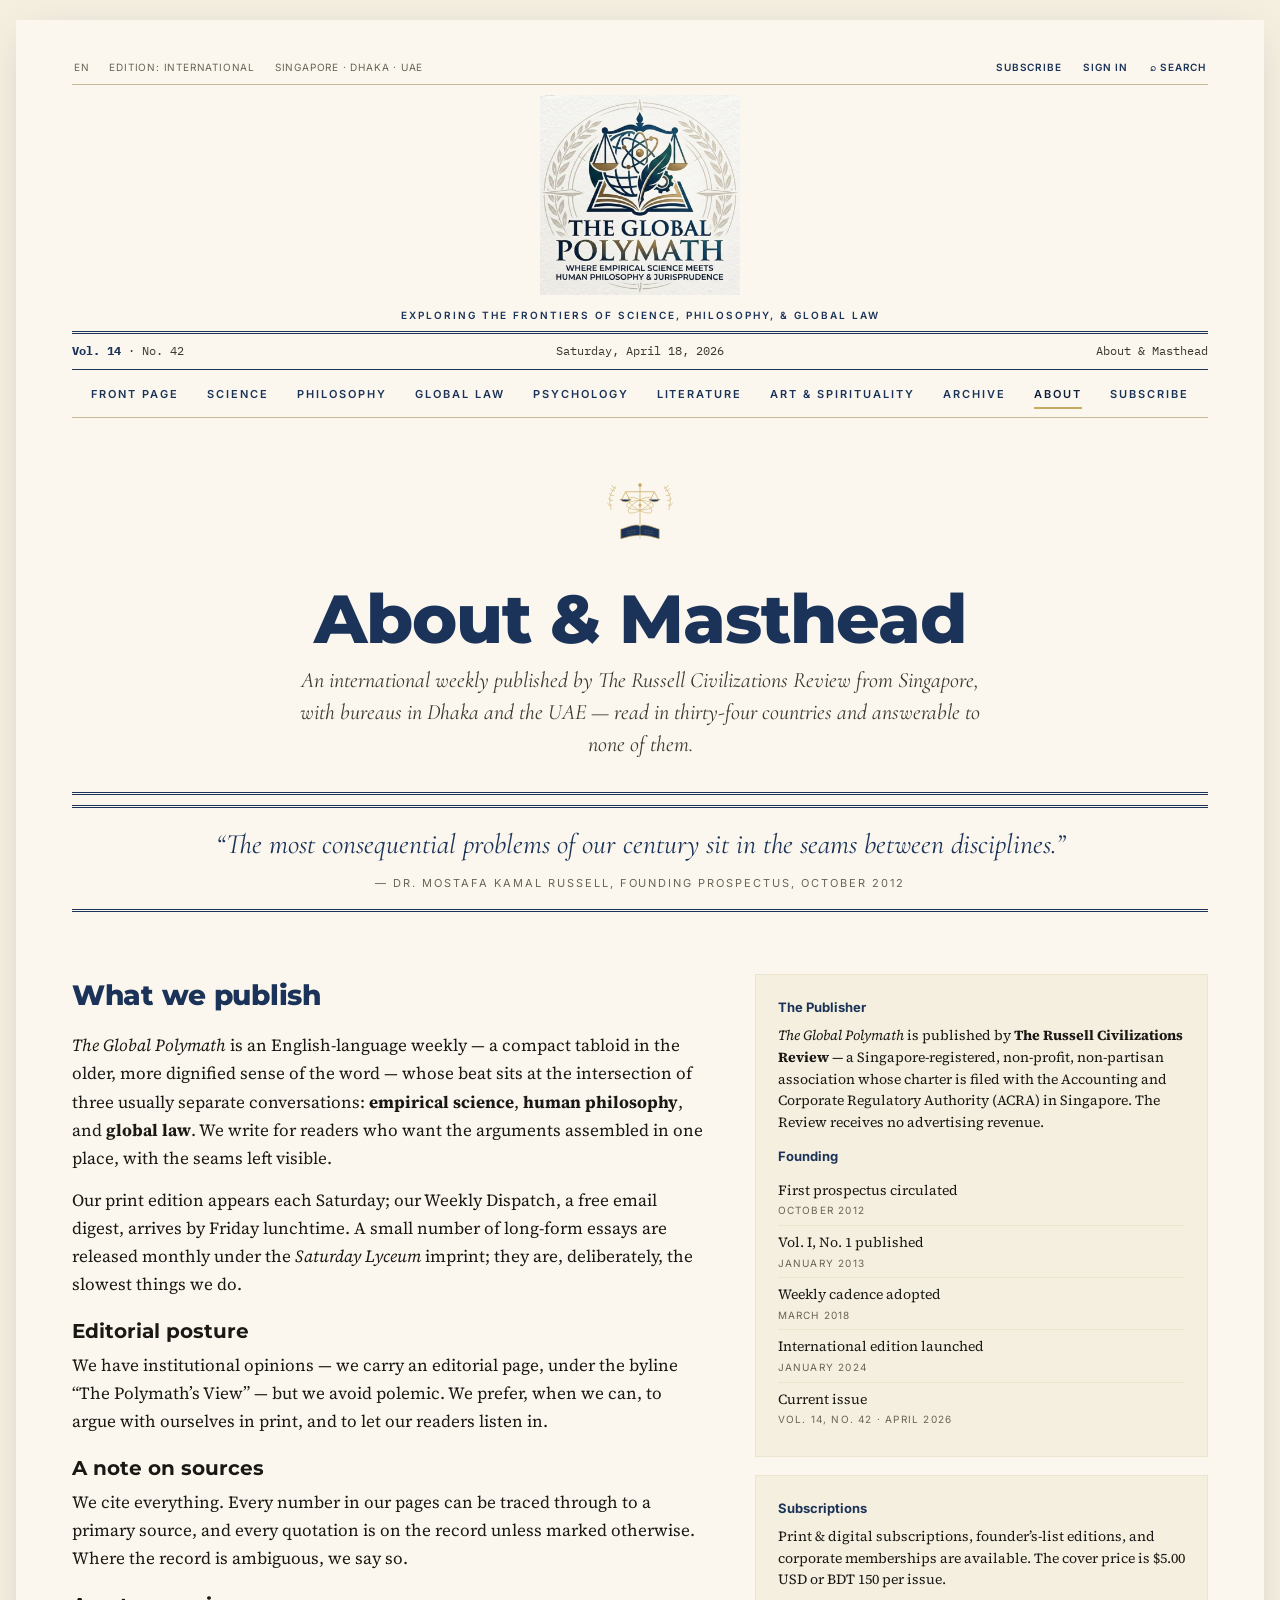
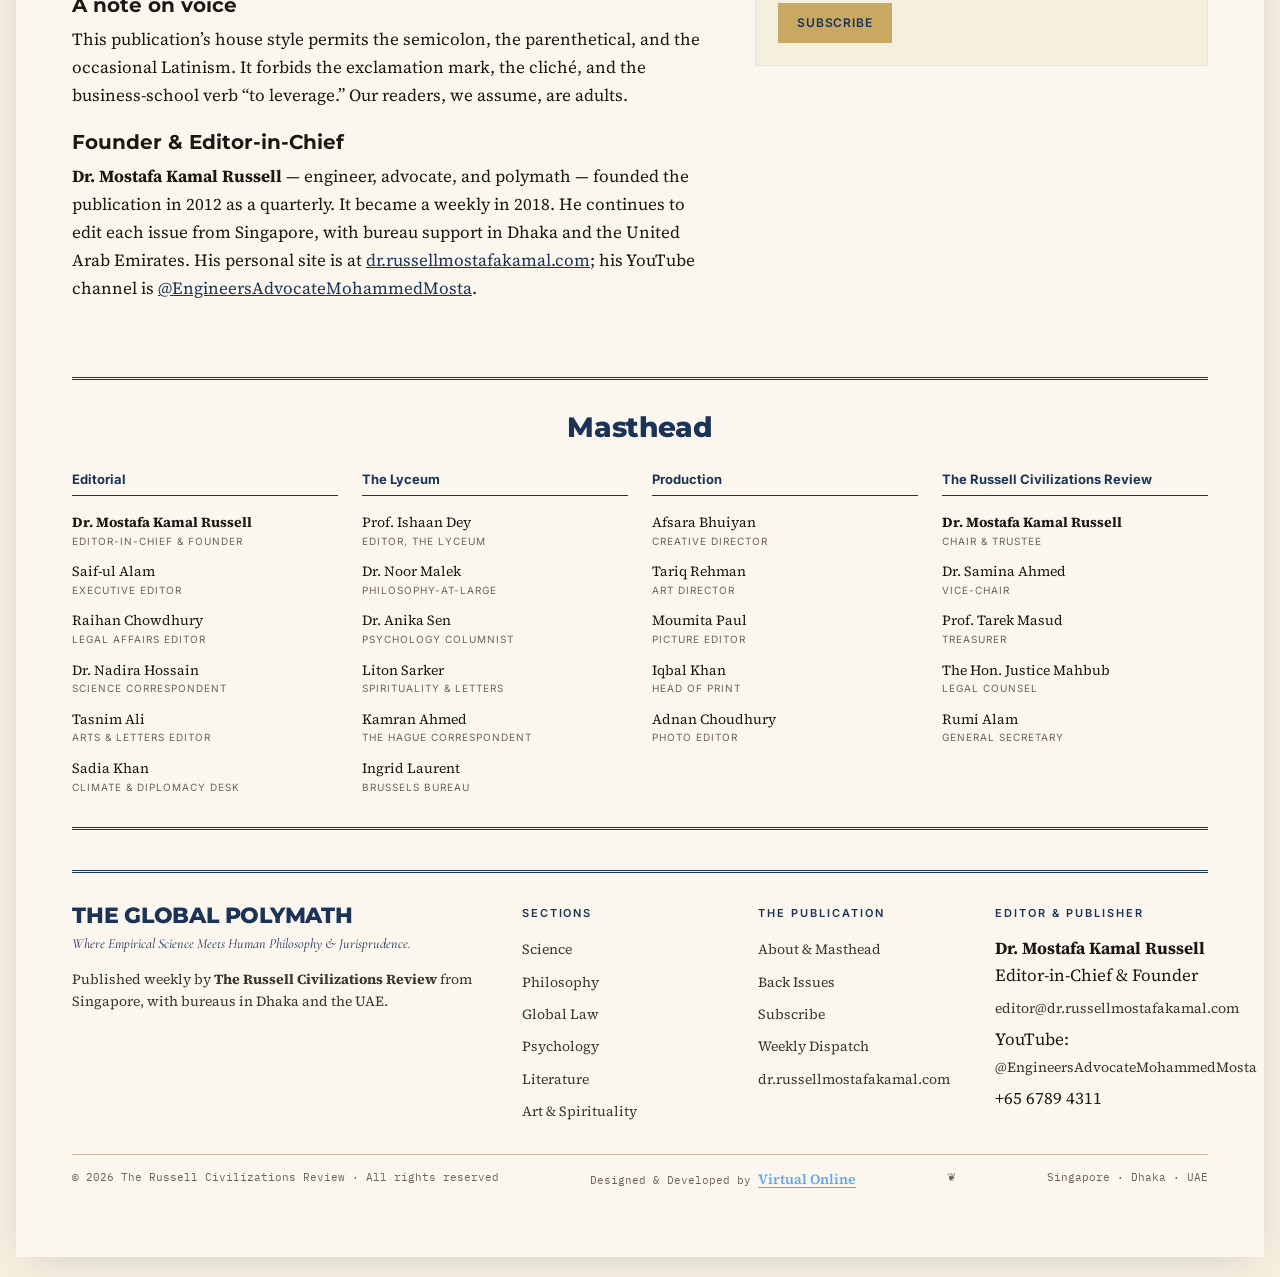
<file: about.html>
<!doctype html>
<html lang="en">
<head>
<meta charset="utf-8">
<meta name="viewport" content="width=device-width, initial-scale=1">
<title>About &amp; Masthead — The Global Polymath</title>
<meta name="description" content="About The Global Polymath: an international weekly published by The Russell Civilizations Review from Singapore, with bureaus in Dhaka and the UAE — read in thirty-four countries.">
<meta property="og:image" content="https://theglobalpolymath.org/assets/logo.jpg">
<link rel="icon" type="image/svg+xml" href="assets/emblem.svg">
<link rel="stylesheet" href="colors_and_type.css">
<link rel="stylesheet" href="site.css">
<style>
  .about-hero {
    padding: 44px 0 32px;
    text-align: center;
    border-bottom: 3px double var(--tgp-navy);
  }
  .about-hero .emblem {
    width: 96px; height: 96px; display: inline-block;
  }
  .about-hero h1 {
    font-family: var(--font-display);
    font-weight: 800;
    font-size: clamp(40px, 6vw, 68px);
    line-height: 1.05;
    letter-spacing: -.015em;
    color: var(--tgp-navy);
    margin: 18px 0 10px;
  }
  .about-hero .deck {
    font-family: var(--font-serif-alt);
    font-style: italic;
    font-size: clamp(18px, 2vw, 22px);
    line-height: 1.45;
    color: var(--tgp-ink-soft);
    max-width: 680px;
    margin: 0 auto;
  }

  .about-grid {
    display: grid;
    grid-template-columns: 1.4fr 1fr;
    gap: 48px;
    padding: 32px 0;
  }
  .about-grid h2 {
    font-family: var(--font-display);
    font-weight: 800;
    font-size: 28px;
    color: var(--tgp-navy);
    letter-spacing: -.01em;
    margin: 0 0 14px;
  }
  .about-grid h3 {
    font-family: var(--font-headline);
    font-weight: 700;
    font-size: 20px;
    line-height: 1.15;
    color: var(--tgp-ink);
    margin: 22px 0 8px;
  }
  .about-grid p {
    font-family: var(--font-serif);
    font-size: 17px;
    line-height: 1.65;
    color: var(--tgp-ink);
    margin: 0 0 14px;
  }
  .about-grid .aside {
    background: var(--tgp-paper-deep);
    padding: 22px;
    border: 1px solid var(--tgp-paper-edge);
  }
  .about-grid .aside h4 {
    font-family: var(--font-sans);
    font-weight: 700;
    font-size: 13px;
    letter-spacing: 0;
    text-transform: none;
    color: var(--tgp-navy);
    margin: 0 0 8px;
  }
  .about-grid .aside ul { list-style: none; padding: 0; margin: 0; }
  .about-grid .aside li {
    padding: 6px 0;
    font-family: var(--font-serif);
    font-size: 14px;
    color: var(--tgp-ink);
    border-bottom: 1px solid var(--tgp-paper-edge);
  }
  .about-grid .aside li:last-child { border-bottom: 0; }
  .about-grid .aside li .role {
    font-family: var(--font-sans);
    font-size: 10px;
    letter-spacing: .12em;
    text-transform: uppercase;
    color: var(--tgp-ink-mute);
    display: block;
    margin-top: 2px;
  }

  .mission-quote {
    margin: 10px 0 30px;
    padding: 18px 0;
    border-top: 3px double var(--tgp-navy);
    border-bottom: 3px double var(--tgp-navy);
    text-align: center;
    font-family: var(--font-serif-alt);
    font-style: italic;
    font-size: clamp(20px, 2.4vw, 28px);
    line-height: 1.35;
    color: var(--tgp-navy);
  }
  .mission-quote .attrib {
    display: block;
    font-family: var(--font-sans);
    font-style: normal;
    font-size: 11px;
    letter-spacing: .18em;
    text-transform: uppercase;
    color: var(--tgp-ink-mute);
    margin-top: 12px;
  }

  .masthead-credits {
    margin-top: 28px;
    padding: 26px 0;
    border-top: 3px double var(--tgp-navy);
    border-bottom: 3px double var(--tgp-navy);
  }
  .masthead-credits h2 {
    font-family: var(--font-display);
    font-weight: 800;
    font-size: 28px;
    color: var(--tgp-navy);
    letter-spacing: -.01em;
    margin: 0 0 20px;
    text-align: center;
  }
  .masthead-credits .col-grid {
    display: grid;
    grid-template-columns: repeat(4, 1fr);
    gap: 24px;
  }
  .masthead-credits .col h5 {
    font-family: var(--font-sans);
    font-weight: 700;
    font-size: 13px;
    letter-spacing: 0;
    text-transform: none;
    color: var(--tgp-navy);
    margin: 0 0 10px;
    padding-bottom: 6px;
    border-bottom: .5px solid var(--tgp-navy);
  }
  .masthead-credits .col ul { list-style: none; padding: 0; margin: 0; }
  .masthead-credits .col li {
    padding: 6px 0;
    font-family: var(--font-serif);
    font-size: 14px;
    color: var(--tgp-ink);
  }
  .masthead-credits .col li span {
    display: block;
    font-family: var(--font-sans);
    font-size: 10px;
    letter-spacing: .1em;
    text-transform: uppercase;
    color: var(--tgp-ink-mute);
  }

  @media (max-width: 900px) {
    .about-grid { grid-template-columns: 1fr; gap: 24px; }
    .masthead-credits .col-grid { grid-template-columns: 1fr 1fr; }
  }
  @media (max-width: 560px) {
    .masthead-credits .col-grid { grid-template-columns: 1fr; }
  }
</style>
</head>
<body class="tgp">
  <div class="page-shell">
    <main class="page-body">

      <div class="utility-bar">
        <div class="left">
          <span>EN</span>
          <span>Edition: International</span>
          <span>Singapore &middot; Dhaka &middot; UAE</span>
        </div>
        <div class="right">
          <a href="subscribe.html">Subscribe</a>
          <a href="#">Sign In</a>
          <a href="#" aria-label="Search">&#x2315; Search</a>
        </div>
      </div>

      <header class="masthead masthead--small">
        <a class="logo-link" href="index.html" aria-label="The Global Polymath — Front Page">
          <img class="masthead-logo" src="assets/logo.jpg"
               alt="The Global Polymath" width="706" height="706">
        </a>
        <div class="masthead-tagline">Exploring the Frontiers of Science, Philosophy, &amp; Global Law</div>
      </header>

      <div class="dateline">
        <span><b>Vol. 14</b> &middot; No. 42</span>
        <span>Saturday, April 18, 2026</span>
        <span>About &amp; Masthead</span>
      </div>

      <nav class="site-nav" aria-label="Primary">
        <input type="checkbox" id="navToggle" class="nav-toggle" aria-hidden="true">
        <label for="navToggle" class="nav-hamburger" aria-label="Open menu">
          <span class="bars"><span class="bar"></span><span class="bar"></span><span class="bar"></span></span>
          <span><span class="open-label">Menu</span><span class="close-label">Close</span></span>
        </label>
        <div class="nav-menu">
          <a href="index.html">Front Page</a>
          <a href="section.html?s=science">Science</a>
          <a href="section.html?s=philosophy">Philosophy</a>
          <a href="section.html?s=global-law">Global Law</a>
          <a href="section.html?s=psychology">Psychology</a>
          <a href="section.html?s=literature">Literature</a>
          <a href="section.html?s=spirituality">Art &amp; Spirituality</a>
          <a href="archive.html">Archive</a>
          <a href="about.html" class="active">About</a>
          <a href="subscribe.html">Subscribe</a>
        </div>
      </nav>

      <!-- Hero -->
      <header class="about-hero">
        <img class="emblem" src="assets/emblem.svg" alt="The Global Polymath emblem" width="96" height="96">
        <h1>About &amp; Masthead</h1>
        <p class="deck">
          An international weekly published by <i>The Russell Civilizations Review</i>
          from Singapore, with bureaus in Dhaka and the UAE &mdash; read in thirty-four
          countries and answerable to none of them.
        </p>
      </header>

      <div class="mission-quote">
        &ldquo;The most consequential problems of our century sit in the seams between disciplines.&rdquo;
        <span class="attrib">&mdash; Dr. Mostafa Kamal Russell, founding prospectus, October 2012</span>
      </div>

      <!-- About grid -->
      <div class="about-grid">

        <div>
          <h2>What we publish</h2>
          <p>
            <i>The Global Polymath</i> is an English-language weekly &mdash; a
            compact tabloid in the older, more dignified sense of the word &mdash;
            whose beat sits at the intersection of three usually separate
            conversations: <b>empirical science</b>, <b>human philosophy</b>, and
            <b>global law</b>. We write for readers who want the arguments
            assembled in one place, with the seams left visible.
          </p>
          <p>
            Our print edition appears each Saturday; our Weekly Dispatch, a free
            email digest, arrives by Friday lunchtime. A small number of long-form
            essays are released monthly under the <i>Saturday Lyceum</i> imprint;
            they are, deliberately, the slowest things we do.
          </p>

          <h3>Editorial posture</h3>
          <p>
            We have institutional opinions &mdash; we carry an editorial page,
            under the byline &ldquo;The Polymath&rsquo;s View&rdquo; &mdash; but we
            avoid polemic. We prefer, when we can, to argue with ourselves in
            print, and to let our readers listen in.
          </p>

          <h3>A note on sources</h3>
          <p>
            We cite everything. Every number in our pages can be traced through to
            a primary source, and every quotation is on the record unless marked
            otherwise. Where the record is ambiguous, we say so.
          </p>

          <h3>A note on voice</h3>
          <p>
            This publication&rsquo;s house style permits the semicolon, the
            parenthetical, and the occasional Latinism. It forbids the exclamation
            mark, the clich&eacute;, and the business-school verb &ldquo;to
            leverage.&rdquo; Our readers, we assume, are adults.
          </p>

          <h3>Founder &amp; Editor-in-Chief</h3>
          <p>
            <b>Dr. Mostafa Kamal Russell</b> &mdash; engineer, advocate, and
            polymath &mdash; founded the publication in 2012 as a quarterly. It
            became a weekly in 2018. He continues to edit each issue from Singapore,
            with bureau support in Dhaka and the United Arab Emirates. His
            personal site is at
            <a href="https://dr.russellmostafakamal.com" style="color:var(--tgp-navy)">dr.russellmostafakamal.com</a>;
            his YouTube channel is
            <a href="https://youtube.com/@EngineersAdvocateMohammedMosta" style="color:var(--tgp-navy)">@EngineersAdvocateMohammedMosta</a>.
          </p>
        </div>

        <aside>
          <div class="aside">
            <h4>The Publisher</h4>
            <p style="font-family:var(--font-serif);font-size:14px;line-height:1.55;margin:0 0 12px;color:var(--tgp-ink)">
              <i>The Global Polymath</i> is published by <b>The Russell
              Civilizations Review</b> &mdash; a Singapore-registered, non-profit,
              non-partisan association whose charter is filed with the Accounting
              and Corporate Regulatory Authority (ACRA) in Singapore. The Review
              receives no advertising revenue.
            </p>
            <h4>Founding</h4>
            <ul>
              <li>First prospectus circulated <span class="role">October 2012</span></li>
              <li>Vol. I, No. 1 published <span class="role">January 2013</span></li>
              <li>Weekly cadence adopted <span class="role">March 2018</span></li>
              <li>International edition launched <span class="role">January 2024</span></li>
              <li>Current issue <span class="role">Vol. 14, No. 42 &middot; April 2026</span></li>
            </ul>
          </div>

          <div class="aside" style="margin-top:18px">
            <h4>Subscriptions</h4>
            <p style="font-family:var(--font-serif);font-size:14px;line-height:1.55;margin:0 0 12px;color:var(--tgp-ink)">
              Print &amp; digital subscriptions, founder&rsquo;s-list editions, and
              corporate memberships are available. The cover price is $5.00 USD or
              BDT 150 per issue.
            </p>
            <a class="tgp-btn tgp-btn--gold" href="subscribe.html" style="font-size:12px;padding:10px 18px">Subscribe</a>
          </div>
        </aside>

      </div>

      <!-- Masthead credits -->
      <section class="masthead-credits">
        <h2>Masthead</h2>
        <div class="col-grid">

          <div class="col">
            <h5>Editorial</h5>
            <ul>
              <li><b>Dr. Mostafa Kamal Russell</b> <span>Editor-in-Chief &amp; Founder</span></li>
              <li>Saif-ul Alam <span>Executive Editor</span></li>
              <li>Raihan Chowdhury <span>Legal Affairs Editor</span></li>
              <li>Dr. Nadira Hossain <span>Science Correspondent</span></li>
              <li>Tasnim Ali <span>Arts &amp; Letters Editor</span></li>
              <li>Sadia Khan <span>Climate &amp; Diplomacy Desk</span></li>
            </ul>
          </div>

          <div class="col">
            <h5>The Lyceum</h5>
            <ul>
              <li>Prof. Ishaan Dey <span>Editor, The Lyceum</span></li>
              <li>Dr. Noor Malek <span>Philosophy-at-Large</span></li>
              <li>Dr. Anika Sen <span>Psychology Columnist</span></li>
              <li>Liton Sarker <span>Spirituality &amp; Letters</span></li>
              <li>Kamran Ahmed <span>The Hague Correspondent</span></li>
              <li>Ingrid Laurent <span>Brussels Bureau</span></li>
            </ul>
          </div>

          <div class="col">
            <h5>Production</h5>
            <ul>
              <li>Afsara Bhuiyan <span>Creative Director</span></li>
              <li>Tariq Rehman <span>Art Director</span></li>
              <li>Moumita Paul <span>Picture Editor</span></li>
              <li>Iqbal Khan <span>Head of Print</span></li>
              <li>Adnan Choudhury <span>Photo Editor</span></li>
            </ul>
          </div>

          <div class="col">
            <h5>The Russell Civilizations Review</h5>
            <ul>
              <li><b>Dr. Mostafa Kamal Russell</b> <span>Chair &amp; Trustee</span></li>
              <li>Dr. Samina Ahmed <span>Vice-Chair</span></li>
              <li>Prof. Tarek Masud <span>Treasurer</span></li>
              <li>The Hon. Justice Mahbub <span>Legal Counsel</span></li>
              <li>Rumi Alam <span>General Secretary</span></li>
            </ul>
          </div>

        </div>
      </section>

      <!-- Footer -->
      <footer class="site-footer">
        <div class="site-footer-grid">
          <div>
            <div class="masthead-title-sm">The Global Polymath</div>
            <p style="font-family:var(--font-serif-alt);font-style:italic;color:var(--tgp-navy);margin:0 0 10px">
              Where Empirical Science Meets Human Philosophy &amp; Jurisprudence.
            </p>
            <p>Published weekly by <b>The Russell Civilizations Review</b> from Singapore, with bureaus in Dhaka and the UAE.</p>
          </div>
          <div>
            <h5>Sections</h5>
            <ul>
              <li><a href="section.html?s=science">Science</a></li>
              <li><a href="section.html?s=philosophy">Philosophy</a></li>
              <li><a href="section.html?s=global-law">Global Law</a></li>
              <li><a href="section.html?s=psychology">Psychology</a></li>
              <li><a href="section.html?s=literature">Literature</a></li>
              <li><a href="section.html?s=spirituality">Art &amp; Spirituality</a></li>
            </ul>
          </div>
          <div>
            <h5>The Publication</h5>
            <ul>
              <li><a href="about.html">About &amp; Masthead</a></li>
              <li><a href="archive.html">Back Issues</a></li>
              <li><a href="subscribe.html">Subscribe</a></li>
              <li><a href="newsletter.html">Weekly Dispatch</a></li>
              <li><a href="https://dr.russellmostafakamal.com">dr.russellmostafakamal.com</a></li>
            </ul>
          </div>
          <div>
            <h5>Editor &amp; Publisher</h5>
            <ul>
              <li><b>Dr. Mostafa Kamal Russell</b><br>Editor-in-Chief &amp; Founder</li>
              <li><a href="mailto:editor@dr.russellmostafakamal.com">editor@dr.russellmostafakamal.com</a></li>
              <li>YouTube: <a href="https://youtube.com/@EngineersAdvocateMohammedMosta">@EngineersAdvocateMohammedMosta</a></li>
              <li>+65 6789 4311</li>
            </ul>
          </div>
        </div>
        <div class="site-footer-meta">
          <span>&copy; 2026 The Russell Civilizations Review &middot; All rights reserved</span>
          <span>Designed &amp; Developed by <a href="https://www.virtualonline.website/" target="_blank" rel="noopener noreferrer" style="color:#60a5fa;text-decoration:underline;text-underline-offset:3px;font-weight:600;">Virtual Online</a></span>
          <span>&#10086;</span>
          <span>Singapore &middot; Dhaka &middot; UAE</span>
        </div>
      </footer>

    </main>
  </div>
</body>
</html>
</file>
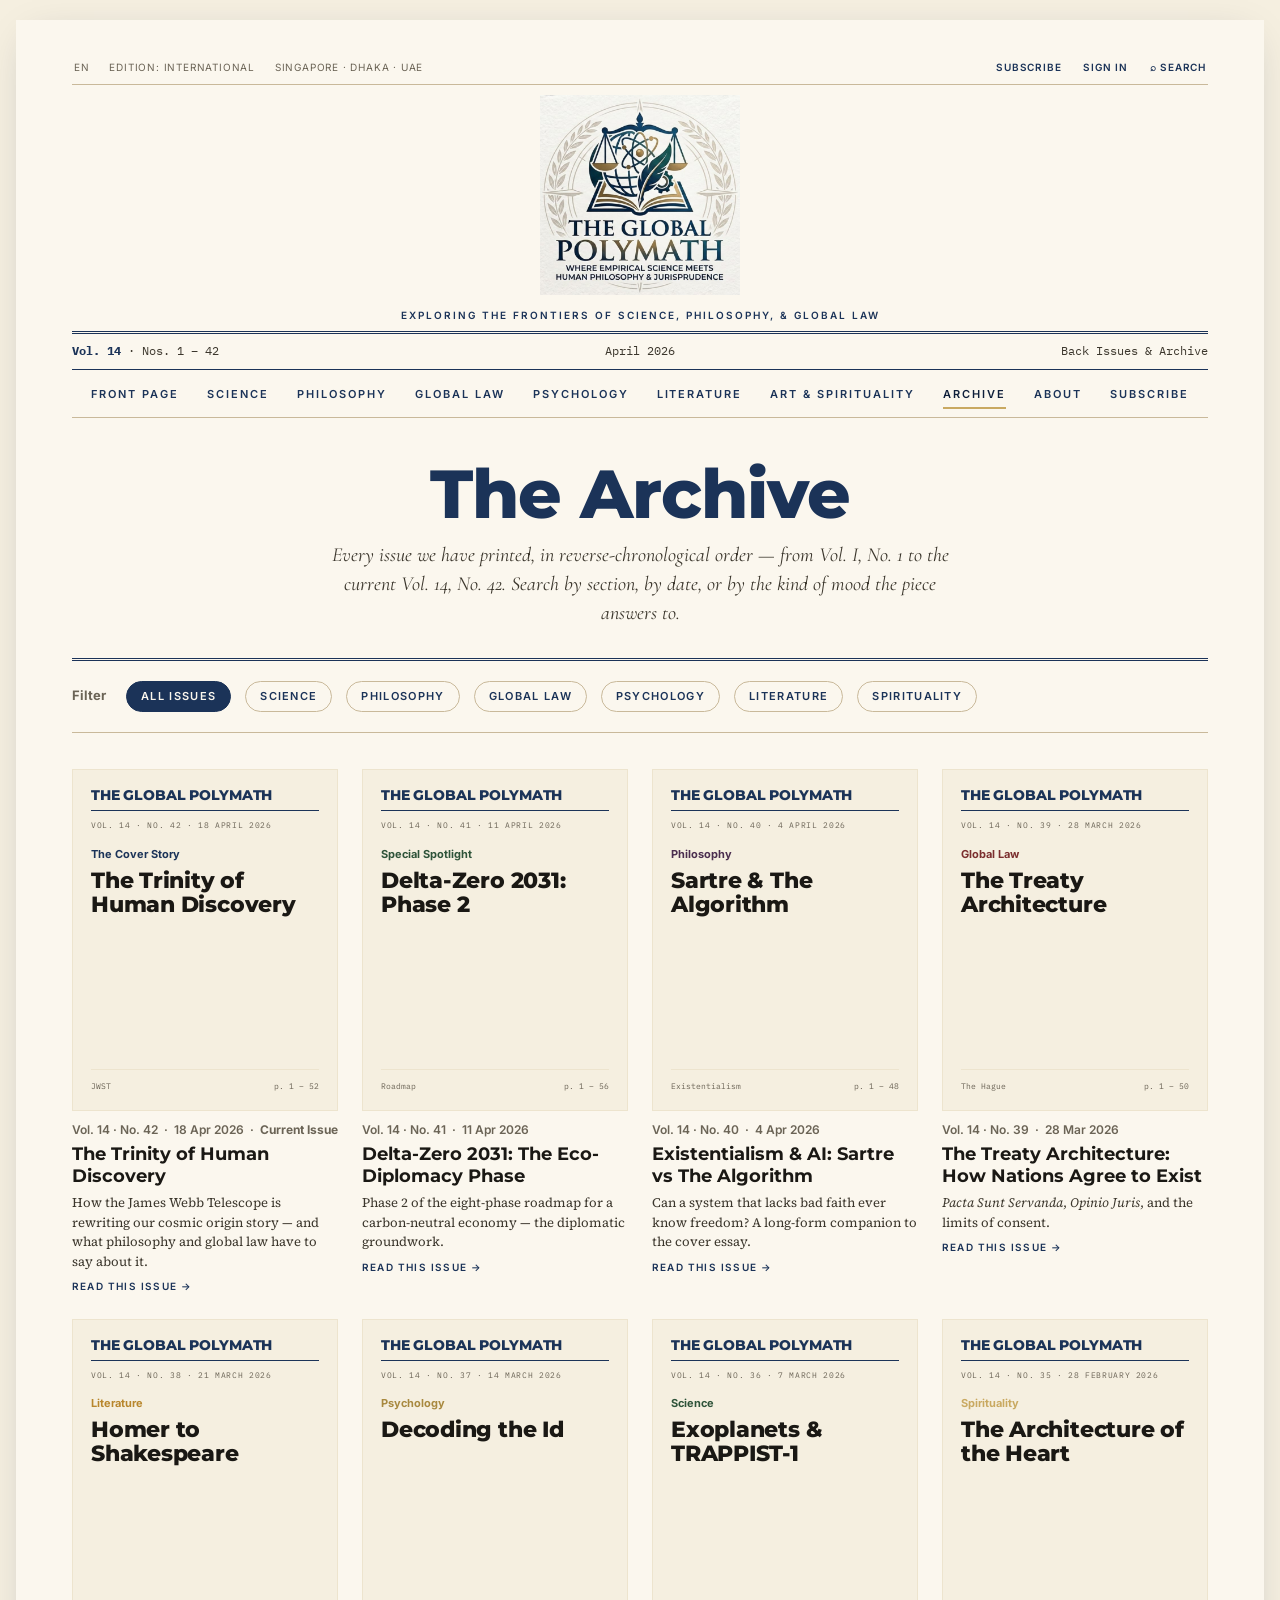
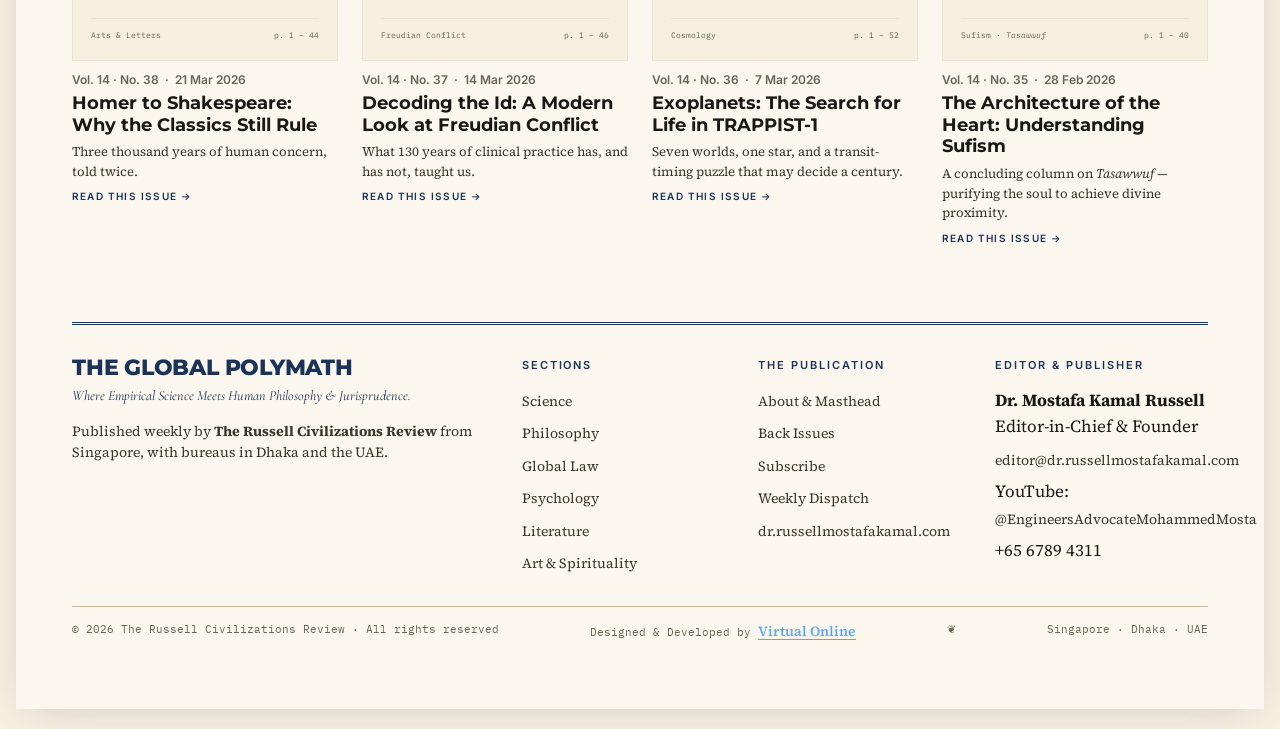
<file: archive.html>
<!doctype html>
<html lang="en">
<head>
<meta charset="utf-8">
<meta name="viewport" content="width=device-width, initial-scale=1">
<title>Archive — The Global Polymath</title>
<meta name="description" content="Browse every issue of The Global Polymath in reverse-chronological order, from Vol. I, No. 1 to the current issue — searchable by section, date, and theme.">
<meta property="og:image" content="https://theglobalpolymath.org/assets/logo.jpg">
<link rel="icon" type="image/svg+xml" href="assets/emblem.svg">
<link rel="stylesheet" href="colors_and_type.css">
<link rel="stylesheet" href="site.css">
<style>
  .archive-hero {
    padding: 40px 0 30px;
    text-align: center;
    border-bottom: 3px double var(--tgp-navy);
  }
  .archive-hero h1 {
    font-family: var(--font-display);
    font-weight: 800;
    font-size: clamp(42px, 6vw, 68px);
    line-height: 1.05;
    letter-spacing: -.015em;
    color: var(--tgp-navy);
    margin: 0 0 12px;
  }
  .archive-hero .deck {
    font-family: var(--font-serif-alt);
    font-style: italic;
    font-size: clamp(17px, 1.8vw, 20px);
    line-height: 1.45;
    color: var(--tgp-ink-soft);
    max-width: 620px;
    margin: 0 auto;
  }

  .archive-filters {
    padding: 20px 0;
    border-bottom: 1px solid var(--tgp-rule-thin);
    display: flex;
    gap: 14px;
    flex-wrap: wrap;
    align-items: baseline;
  }
  .archive-filters .chip {
    font-family: var(--font-sans);
    font-size: 11px;
    letter-spacing: .12em;
    text-transform: uppercase;
    font-weight: 600;
    padding: 6px 14px;
    border: 1px solid var(--tgp-rule-thin);
    background: transparent;
    color: var(--tgp-navy);
    border-radius: 999px;
    cursor: pointer;
    text-decoration: none;
  }
  .archive-filters .chip.active,
  .archive-filters .chip:hover {
    background: var(--tgp-navy);
    color: var(--tgp-paper);
    border-color: var(--tgp-navy);
  }
  .archive-filters .label {
    font-family: var(--font-sans);
    font-size: 13px;
    font-weight: 700;
    letter-spacing: 0;
    text-transform: none;
    color: var(--tgp-ink-mute);
    margin-right: 6px;
  }

  .issues {
    padding: 36px 0;
    display: grid;
    grid-template-columns: repeat(4, 1fr);
    gap: 24px 24px;
  }
  .issue {
    display: flex;
    flex-direction: column;
  }
  .issue .cover {
    aspect-ratio: 3 / 4;
    background: var(--tgp-paper-deep);
    border: 1px solid var(--tgp-paper-edge);
    padding: 18px;
    display: flex;
    flex-direction: column;
    position: relative;
    margin-bottom: 10px;
  }
  .issue .cover .mini-masthead {
    font-family: var(--font-display);
    font-weight: 800;
    font-size: 14px;
    line-height: 1;
    letter-spacing: -.01em;
    color: var(--tgp-navy);
    text-transform: uppercase;
    border-bottom: 1px solid var(--tgp-navy);
    padding-bottom: 8px;
    margin-bottom: 8px;
  }
  .issue .cover .mini-meta {
    font-family: var(--font-mono);
    font-size: 8px;
    letter-spacing: .08em;
    color: var(--tgp-ink-mute);
    text-transform: uppercase;
    margin-bottom: 14px;
  }
  .issue .cover .mini-headline {
    font-family: var(--font-display);
    font-weight: 800;
    font-size: clamp(16px, 1.8vw, 22px);
    line-height: 1.1;
    letter-spacing: -.01em;
    color: var(--tgp-ink);
  }
  .issue .cover .mini-kicker {
    font-family: var(--font-sans);
    font-size: 11px;
    font-weight: 700;
    letter-spacing: 0;
    text-transform: none;
    color: var(--tgp-oxblood);
    margin-bottom: 6px;
  }
  .issue .cover .mini-rule {
    margin-top: auto;
    padding-top: 10px;
    border-top: .5px solid var(--tgp-paper-edge);
    font-family: var(--font-mono);
    font-size: 8px;
    color: var(--tgp-ink-mute);
    display: flex;
    justify-content: space-between;
  }
  .issue .meta {
    font-family: var(--font-sans);
    font-size: 12px;
    font-weight: 600;
    letter-spacing: 0;
    text-transform: none;
    color: var(--tgp-ink-mute);
    margin-bottom: 4px;
  }
  .issue h3 {
    font-family: var(--font-headline);
    font-weight: 700;
    font-size: 18px;
    line-height: 1.2;
    color: var(--tgp-ink);
    margin: 0 0 6px;
  }
  .issue h3 a { color: inherit; text-decoration: none; }
  .issue h3 a:hover { text-decoration: underline; }
  .issue .desc {
    font-family: var(--font-serif);
    font-size: 13px;
    line-height: 1.5;
    color: var(--tgp-ink-soft);
    margin: 0 0 8px;
  }
  .issue .link {
    font-family: var(--font-sans);
    font-size: 10px;
    letter-spacing: .12em;
    text-transform: uppercase;
    font-weight: 600;
    color: var(--tgp-navy);
    text-decoration: none;
  }
  .issue .link:hover { text-decoration: underline; }

  .cover--v1 { border-top: 3px solid var(--tgp-forest); }
  .cover--v2 { border-top: 3px solid var(--tgp-oxblood); }
  .cover--v3 { border-top: 3px solid var(--tgp-aubergine); }
  .cover--v4 { border-top: 3px solid var(--tgp-ochre); }
  .cover--v5 { border-top: 3px solid var(--tgp-navy); }
  .cover--v6 { border-top: 3px solid var(--tgp-gold); }
  .cover--v7 { border-top: 3px solid var(--tgp-forest); }
  .cover--v8 { border-top: 3px solid var(--tgp-navy-soft); }

  @media (max-width: 1100px) { .issues { grid-template-columns: repeat(3, 1fr); } }
  @media (max-width: 900px)  { .issues { grid-template-columns: repeat(2, 1fr); } }
  @media (max-width: 560px)  { .issues { grid-template-columns: 1fr 1fr; gap: 16px; } }
</style>
</head>
<body class="tgp">
  <div class="page-shell">
    <main class="page-body">

      <div class="utility-bar">
        <div class="left">
          <span>EN</span>
          <span>Edition: International</span>
          <span>Singapore &middot; Dhaka &middot; UAE</span>
        </div>
        <div class="right">
          <a href="subscribe.html">Subscribe</a>
          <a href="#">Sign In</a>
          <a href="#" aria-label="Search">&#x2315; Search</a>
        </div>
      </div>

      <header class="masthead masthead--small">
        <a class="logo-link" href="index.html" aria-label="The Global Polymath — Front Page">
          <img class="masthead-logo" src="assets/logo.jpg"
               alt="The Global Polymath" width="706" height="706">
        </a>
        <div class="masthead-tagline">Exploring the Frontiers of Science, Philosophy, &amp; Global Law</div>
      </header>

      <div class="dateline">
        <span><b>Vol. 14</b> &middot; Nos. 1 &ndash; 42</span>
        <span>April 2026</span>
        <span>Back Issues &amp; Archive</span>
      </div>

      <nav class="site-nav" aria-label="Primary">
        <input type="checkbox" id="navToggle" class="nav-toggle" aria-hidden="true">
        <label for="navToggle" class="nav-hamburger" aria-label="Open menu">
          <span class="bars"><span class="bar"></span><span class="bar"></span><span class="bar"></span></span>
          <span><span class="open-label">Menu</span><span class="close-label">Close</span></span>
        </label>
        <div class="nav-menu">
          <a href="index.html">Front Page</a>
          <a href="section.html?s=science">Science</a>
          <a href="section.html?s=philosophy">Philosophy</a>
          <a href="section.html?s=global-law">Global Law</a>
          <a href="section.html?s=psychology">Psychology</a>
          <a href="section.html?s=literature">Literature</a>
          <a href="section.html?s=spirituality">Art &amp; Spirituality</a>
          <a href="archive.html" class="active">Archive</a>
          <a href="about.html">About</a>
          <a href="subscribe.html">Subscribe</a>
        </div>
      </nav>

      <!-- Hero -->
      <header class="archive-hero">
        <h1>The Archive</h1>
        <p class="deck">
          Every issue we have printed, in reverse-chronological order &mdash; from
          Vol. I, No. 1 to the current Vol. 14, No. 42. Search by section, by date,
          or by the kind of mood the piece answers to.
        </p>
      </header>

      <!-- Filters -->
      <div class="archive-filters" role="tablist" aria-label="Filter by section">
        <span class="label">Filter</span>
        <a href="#" class="chip active">All Issues</a>
        <a href="section.html?s=science" class="chip">Science</a>
        <a href="section.html?s=philosophy" class="chip">Philosophy</a>
        <a href="section.html?s=global-law" class="chip">Global Law</a>
        <a href="section.html?s=psychology" class="chip">Psychology</a>
        <a href="section.html?s=literature" class="chip">Literature</a>
        <a href="section.html?s=spirituality" class="chip">Spirituality</a>
      </div>

      <!-- Issues -->
      <section class="issues">

        <article class="issue">
          <div class="cover cover--v5">
            <div class="mini-masthead">The Global Polymath</div>
            <div class="mini-meta">Vol. 14 · No. 42 · 18 April 2026</div>
            <div class="mini-kicker" style="color:var(--tgp-navy)">The Cover Story</div>
            <div class="mini-headline">The Trinity of Human Discovery</div>
            <div class="mini-rule"><span>JWST</span><span>p. 1 &ndash; 52</span></div>
          </div>
          <div class="meta">Vol. 14 &middot; No. 42 &nbsp;&middot;&nbsp; 18 Apr 2026 &nbsp;&middot;&nbsp; <b>Current Issue</b></div>
          <h3><a href="index.html">The Trinity of Human Discovery</a></h3>
          <p class="desc">How the James Webb Telescope is rewriting our cosmic origin story &mdash; and what philosophy and global law have to say about it.</p>
          <a class="link" href="index.html">Read this issue &rarr;</a>
        </article>

        <article class="issue">
          <div class="cover cover--v6">
            <div class="mini-masthead">The Global Polymath</div>
            <div class="mini-meta">Vol. 14 · No. 41 · 11 April 2026</div>
            <div class="mini-kicker" style="color:var(--tgp-forest)">Special Spotlight</div>
            <div class="mini-headline">Delta-Zero 2031: Phase 2</div>
            <div class="mini-rule"><span>Roadmap</span><span>p. 1 &ndash; 56</span></div>
          </div>
          <div class="meta">Vol. 14 &middot; No. 41 &nbsp;&middot;&nbsp; 11 Apr 2026</div>
          <h3><a href="article.html">Delta-Zero 2031: The Eco-Diplomacy Phase</a></h3>
          <p class="desc">Phase 2 of the eight-phase roadmap for a carbon-neutral economy &mdash; the diplomatic groundwork.</p>
          <a class="link" href="article.html">Read this issue &rarr;</a>
        </article>

        <article class="issue">
          <div class="cover cover--v3">
            <div class="mini-masthead">The Global Polymath</div>
            <div class="mini-meta">Vol. 14 · No. 40 · 4 April 2026</div>
            <div class="mini-kicker" style="color:var(--tgp-aubergine)">Philosophy</div>
            <div class="mini-headline">Sartre &amp; The Algorithm</div>
            <div class="mini-rule"><span>Existentialism</span><span>p. 1 &ndash; 48</span></div>
          </div>
          <div class="meta">Vol. 14 &middot; No. 40 &nbsp;&middot;&nbsp; 4 Apr 2026</div>
          <h3><a href="article.html">Existentialism &amp; AI: Sartre vs The Algorithm</a></h3>
          <p class="desc">Can a system that lacks bad faith ever know freedom? A long-form companion to the cover essay.</p>
          <a class="link" href="article.html">Read this issue &rarr;</a>
        </article>

        <article class="issue">
          <div class="cover cover--v2">
            <div class="mini-masthead">The Global Polymath</div>
            <div class="mini-meta">Vol. 14 · No. 39 · 28 March 2026</div>
            <div class="mini-kicker">Global Law</div>
            <div class="mini-headline">The Treaty Architecture</div>
            <div class="mini-rule"><span>The Hague</span><span>p. 1 &ndash; 50</span></div>
          </div>
          <div class="meta">Vol. 14 &middot; No. 39 &nbsp;&middot;&nbsp; 28 Mar 2026</div>
          <h3><a href="article.html">The Treaty Architecture: How Nations Agree to Exist</a></h3>
          <p class="desc"><i>Pacta Sunt Servanda</i>, <i>Opinio Juris</i>, and the limits of consent.</p>
          <a class="link" href="article.html">Read this issue &rarr;</a>
        </article>

        <article class="issue">
          <div class="cover cover--v4">
            <div class="mini-masthead">The Global Polymath</div>
            <div class="mini-meta">Vol. 14 · No. 38 · 21 March 2026</div>
            <div class="mini-kicker" style="color:var(--tgp-ochre)">Literature</div>
            <div class="mini-headline">Homer to Shakespeare</div>
            <div class="mini-rule"><span>Arts &amp; Letters</span><span>p. 1 &ndash; 44</span></div>
          </div>
          <div class="meta">Vol. 14 &middot; No. 38 &nbsp;&middot;&nbsp; 21 Mar 2026</div>
          <h3><a href="article.html">Homer to Shakespeare: Why the Classics Still Rule</a></h3>
          <p class="desc">Three thousand years of human concern, told twice.</p>
          <a class="link" href="article.html">Read this issue &rarr;</a>
        </article>

        <article class="issue">
          <div class="cover cover--v6">
            <div class="mini-masthead">The Global Polymath</div>
            <div class="mini-meta">Vol. 14 · No. 37 · 14 March 2026</div>
            <div class="mini-kicker" style="color:var(--tgp-gold-deep)">Psychology</div>
            <div class="mini-headline">Decoding the Id</div>
            <div class="mini-rule"><span>Freudian Conflict</span><span>p. 1 &ndash; 46</span></div>
          </div>
          <div class="meta">Vol. 14 &middot; No. 37 &nbsp;&middot;&nbsp; 14 Mar 2026</div>
          <h3><a href="article.html">Decoding the Id: A Modern Look at Freudian Conflict</a></h3>
          <p class="desc">What 130 years of clinical practice has, and has not, taught us.</p>
          <a class="link" href="article.html">Read this issue &rarr;</a>
        </article>

        <article class="issue">
          <div class="cover cover--v1">
            <div class="mini-masthead">The Global Polymath</div>
            <div class="mini-meta">Vol. 14 · No. 36 · 7 March 2026</div>
            <div class="mini-kicker" style="color:var(--tgp-forest)">Science</div>
            <div class="mini-headline">Exoplanets &amp; TRAPPIST-1</div>
            <div class="mini-rule"><span>Cosmology</span><span>p. 1 &ndash; 52</span></div>
          </div>
          <div class="meta">Vol. 14 &middot; No. 36 &nbsp;&middot;&nbsp; 7 Mar 2026</div>
          <h3><a href="article.html">Exoplanets: The Search for Life in TRAPPIST-1</a></h3>
          <p class="desc">Seven worlds, one star, and a transit-timing puzzle that may decide a century.</p>
          <a class="link" href="article.html">Read this issue &rarr;</a>
        </article>

        <article class="issue">
          <div class="cover cover--v8">
            <div class="mini-masthead">The Global Polymath</div>
            <div class="mini-meta">Vol. 14 · No. 35 · 28 February 2026</div>
            <div class="mini-kicker" style="color:var(--tgp-gold)">Spirituality</div>
            <div class="mini-headline">The Architecture of the Heart</div>
            <div class="mini-rule"><span>Sufism &middot; <i>Tasawwuf</i></span><span>p. 1 &ndash; 40</span></div>
          </div>
          <div class="meta">Vol. 14 &middot; No. 35 &nbsp;&middot;&nbsp; 28 Feb 2026</div>
          <h3><a href="article.html">The Architecture of the Heart: Understanding Sufism</a></h3>
          <p class="desc">A concluding column on <i>Tasawwuf</i> &mdash; purifying the soul to achieve divine proximity.</p>
          <a class="link" href="article.html">Read this issue &rarr;</a>
        </article>

      </section>

      <!-- Footer -->
      <footer class="site-footer">
        <div class="site-footer-grid">
          <div>
            <div class="masthead-title-sm">The Global Polymath</div>
            <p style="font-family:var(--font-serif-alt);font-style:italic;color:var(--tgp-navy);margin:0 0 10px">
              Where Empirical Science Meets Human Philosophy &amp; Jurisprudence.
            </p>
            <p>Published weekly by <b>The Russell Civilizations Review</b> from Singapore, with bureaus in Dhaka and the UAE.</p>
          </div>
          <div>
            <h5>Sections</h5>
            <ul>
              <li><a href="section.html?s=science">Science</a></li>
              <li><a href="section.html?s=philosophy">Philosophy</a></li>
              <li><a href="section.html?s=global-law">Global Law</a></li>
              <li><a href="section.html?s=psychology">Psychology</a></li>
              <li><a href="section.html?s=literature">Literature</a></li>
              <li><a href="section.html?s=spirituality">Art &amp; Spirituality</a></li>
            </ul>
          </div>
          <div>
            <h5>The Publication</h5>
            <ul>
              <li><a href="about.html">About &amp; Masthead</a></li>
              <li><a href="archive.html">Back Issues</a></li>
              <li><a href="subscribe.html">Subscribe</a></li>
              <li><a href="newsletter.html">Weekly Dispatch</a></li>
              <li><a href="https://dr.russellmostafakamal.com">dr.russellmostafakamal.com</a></li>
            </ul>
          </div>
          <div>
            <h5>Editor &amp; Publisher</h5>
            <ul>
              <li><b>Dr. Mostafa Kamal Russell</b><br>Editor-in-Chief &amp; Founder</li>
              <li><a href="mailto:editor@dr.russellmostafakamal.com">editor@dr.russellmostafakamal.com</a></li>
              <li>YouTube: <a href="https://youtube.com/@EngineersAdvocateMohammedMosta">@EngineersAdvocateMohammedMosta</a></li>
              <li>+65 6789 4311</li>
            </ul>
          </div>
        </div>
        <div class="site-footer-meta">
          <span>&copy; 2026 The Russell Civilizations Review &middot; All rights reserved</span>
          <span>Designed &amp; Developed by <a href="https://www.virtualonline.website/" target="_blank" rel="noopener noreferrer" style="color:#60a5fa;text-decoration:underline;text-underline-offset:3px;font-weight:600;">Virtual Online</a></span>
          <span>&#10086;</span>
          <span>Singapore &middot; Dhaka &middot; UAE</span>
        </div>
      </footer>

    </main>
  </div>
</body>
</html>
</file>
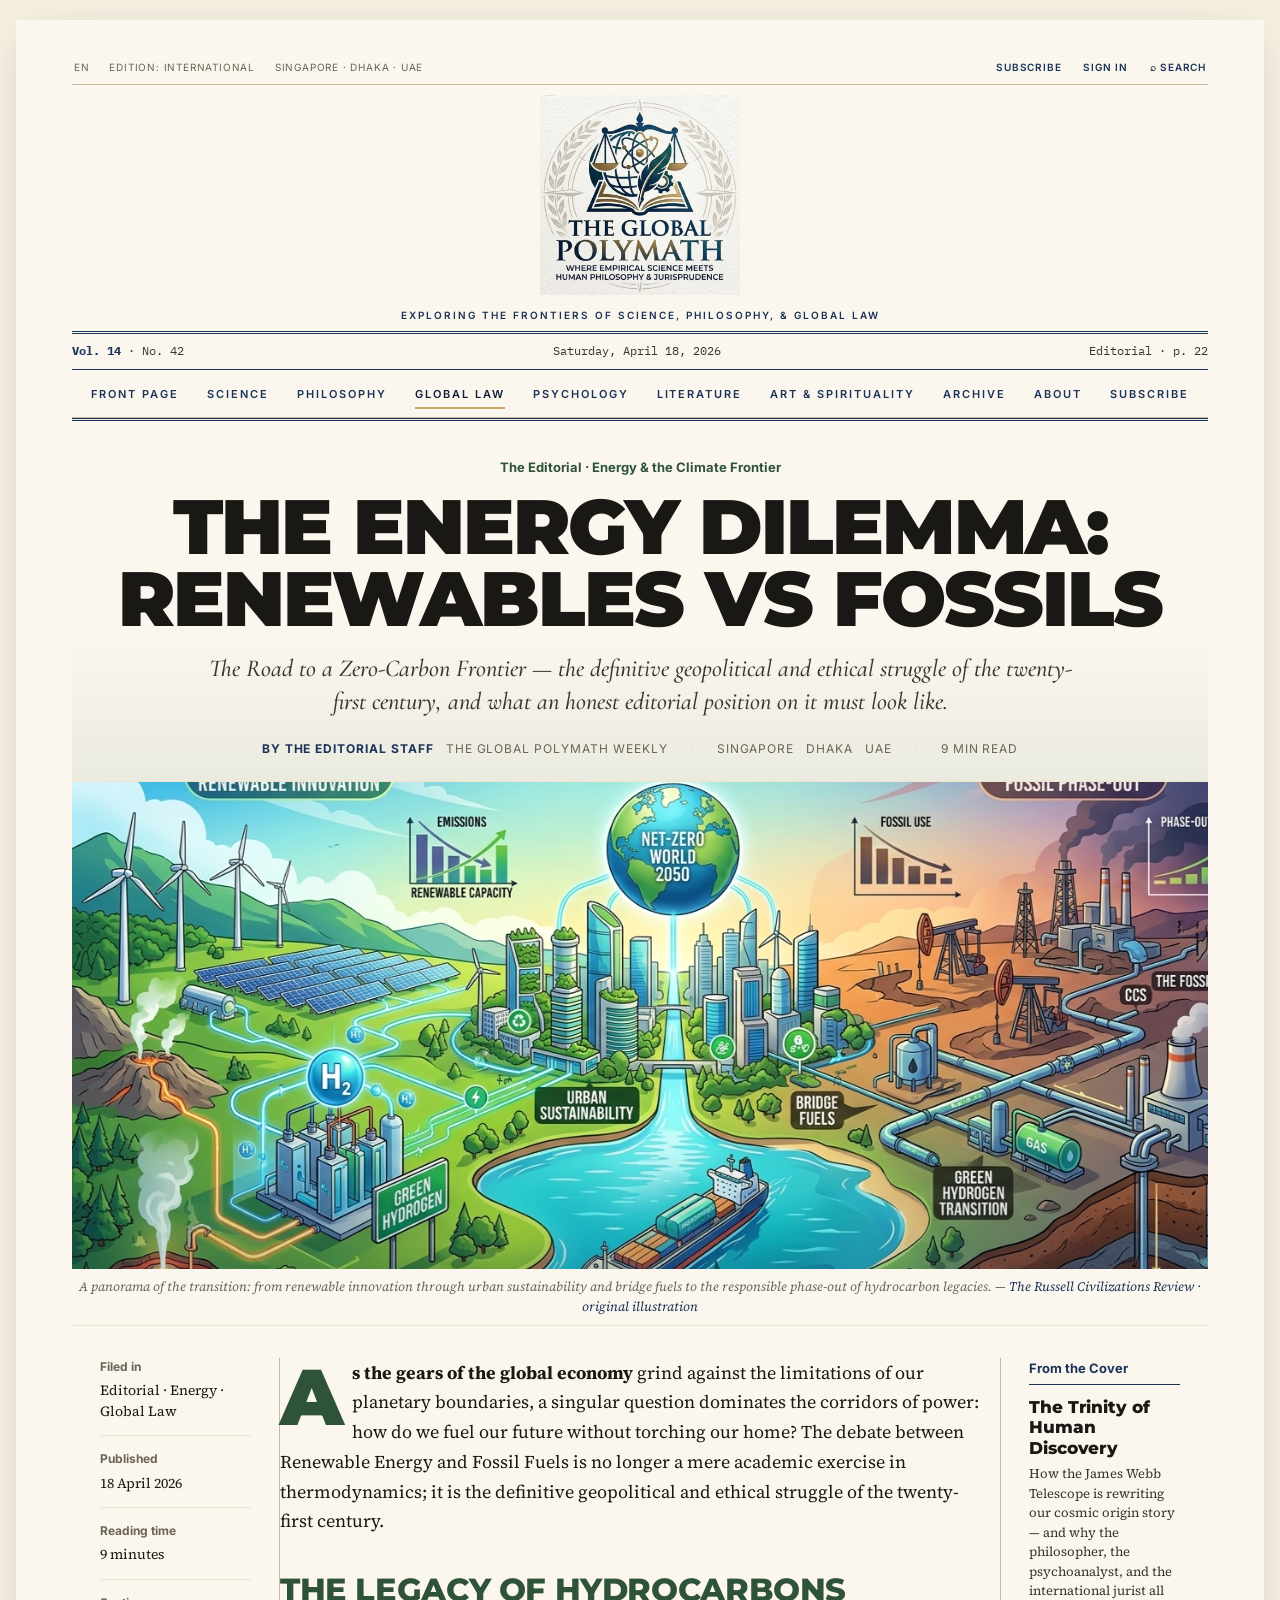
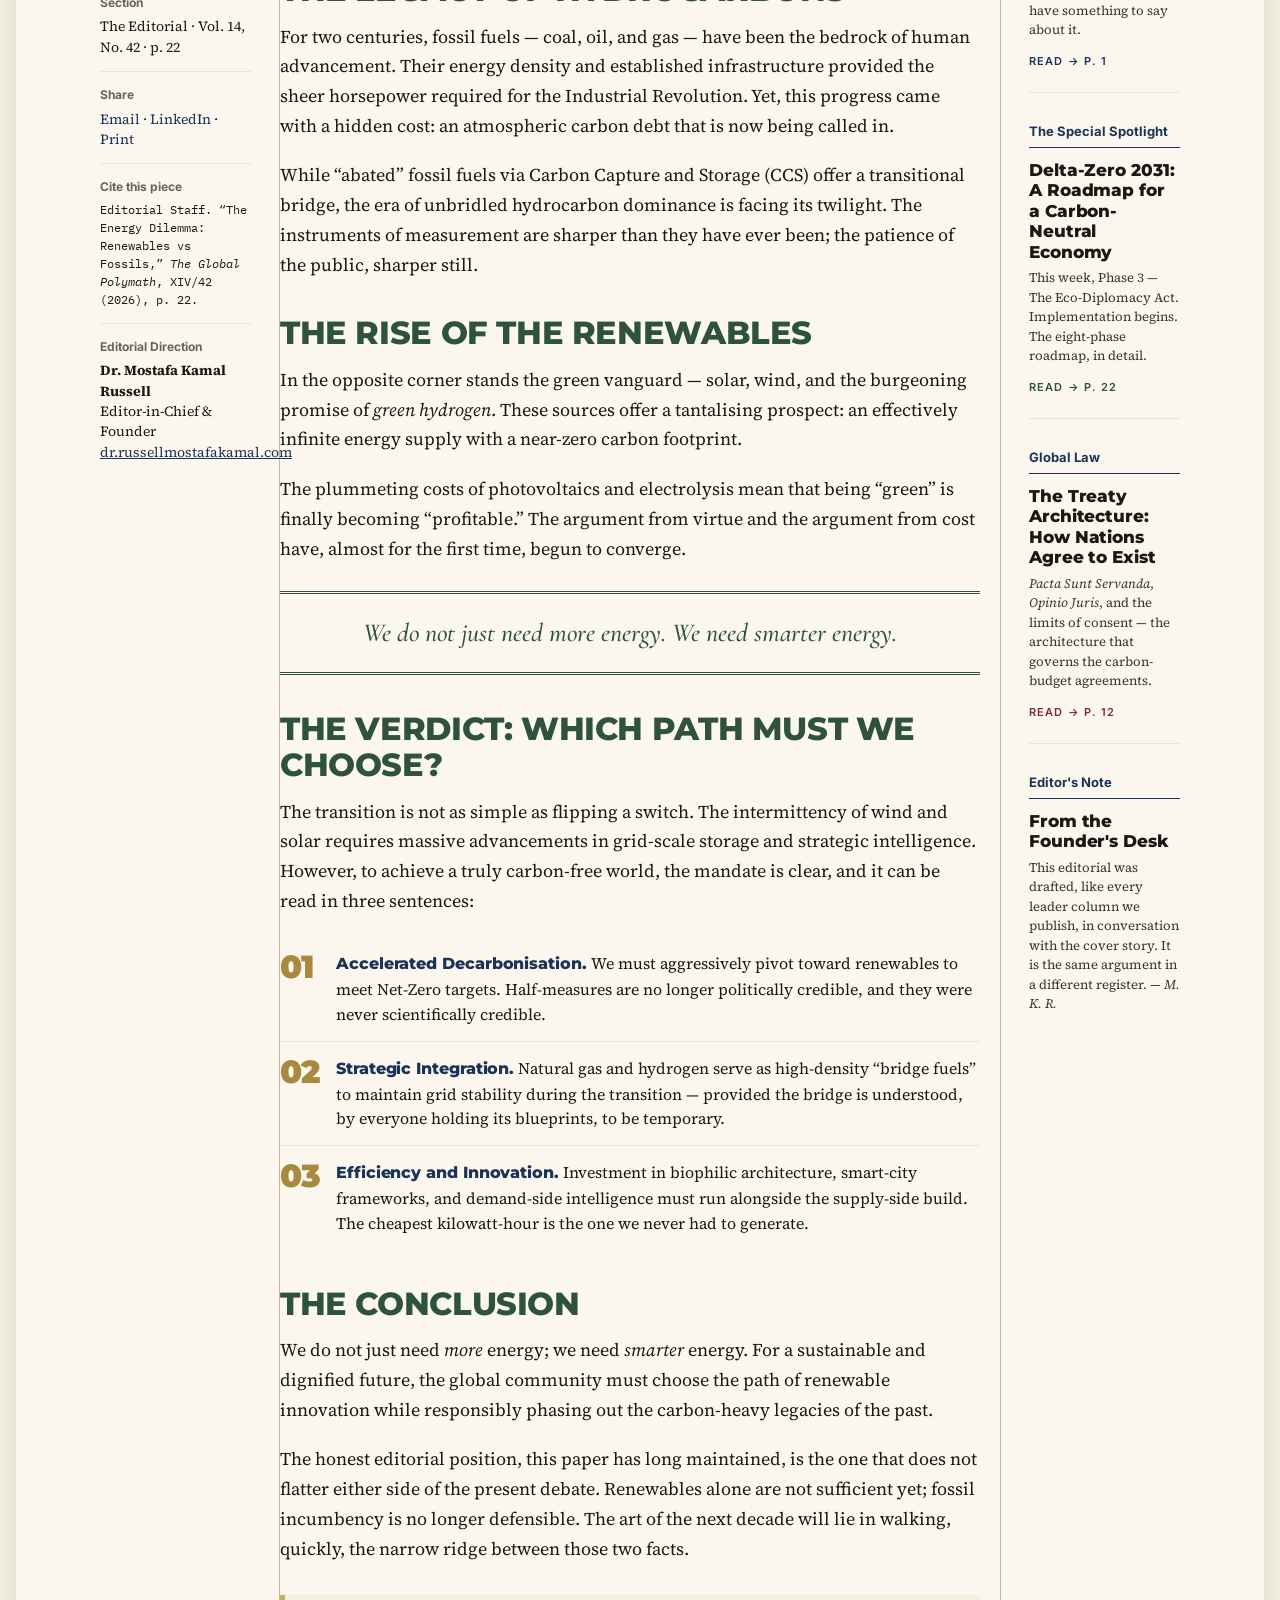
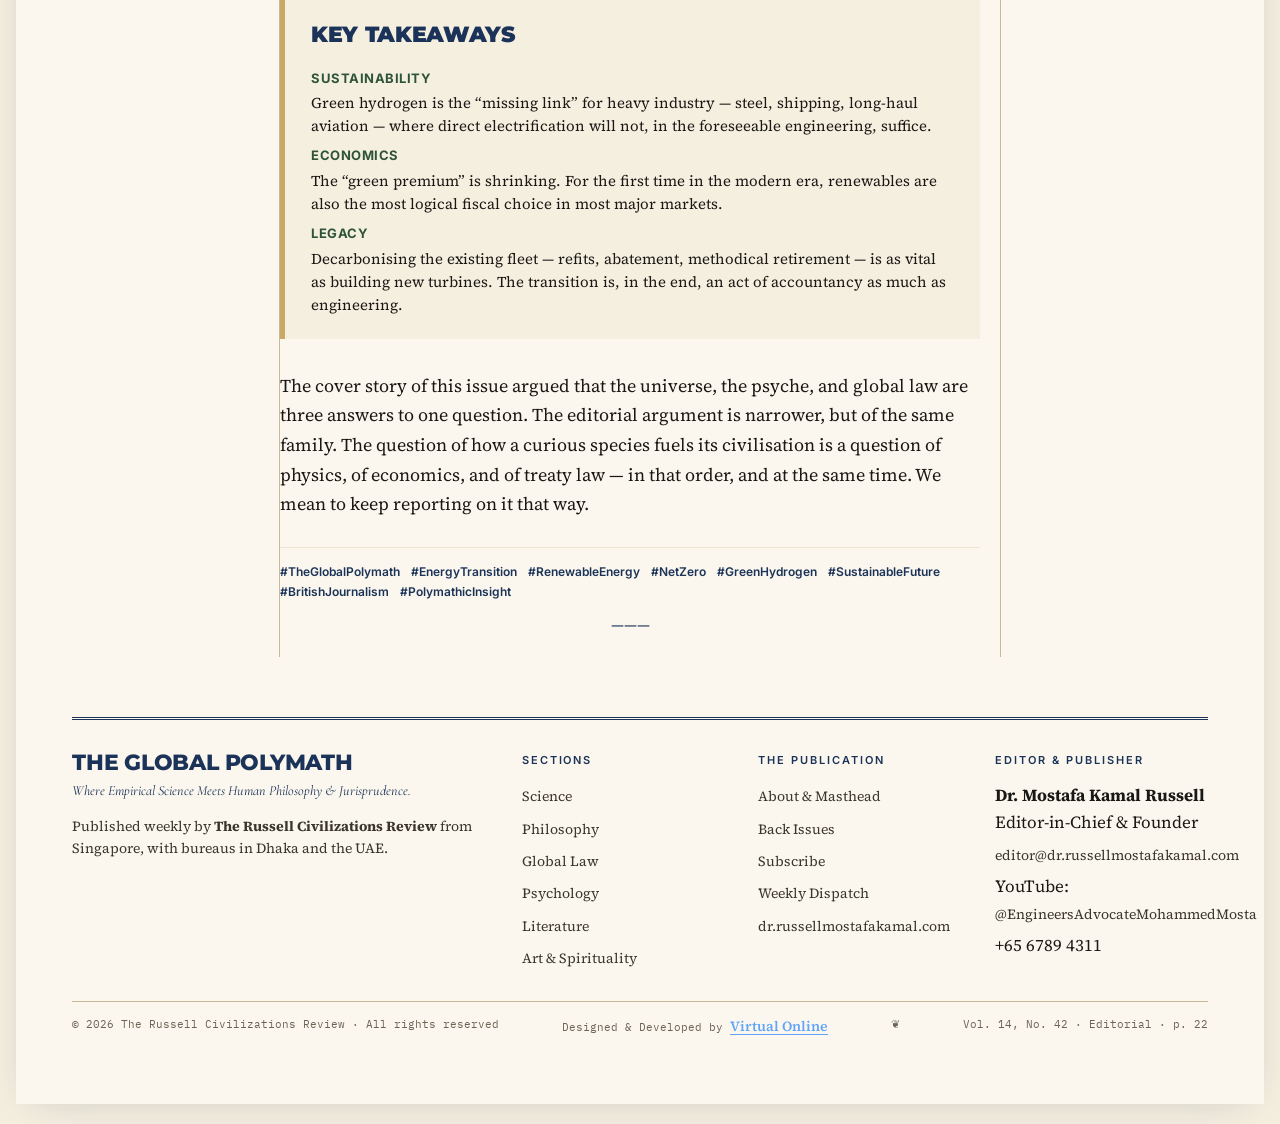
<file: article-energy.html>
<!doctype html>
<html lang="en">
<head>
<meta charset="utf-8">
<meta name="viewport" content="width=device-width, initial-scale=1">
<title>The Energy Dilemma: Renewables vs Fossils — The Global Polymath</title>
<meta name="description" content="The Road to a Zero-Carbon Frontier. The definitive geopolitical and ethical struggle of the 21st century. An editorial from The Global Polymath Weekly.">
<meta property="og:image" content="https://theglobalpolymath.org/assets/img/energy-dilemma.jpg">
<link rel="icon" type="image/svg+xml" href="assets/emblem.svg">
<link rel="stylesheet" href="colors_and_type.css">
<link rel="stylesheet" href="site.css">
<style>
  /* Article layout */
  .article-wrap {
    display: grid;
    grid-template-columns: 1fr minmax(0, 720px) 1fr;
    gap: 0;
    padding: 8px 0 20px;
  }
  .article-rail-left,
  .article-rail-right { padding: 0 28px; }
  .article-rail-left {
    border-right: 1px solid var(--tgp-rule-thin);
    font-family: var(--font-sans);
    font-size: 11px;
  }
  .article-rail-right {
    border-left: 1px solid var(--tgp-rule-thin);
  }

  .article-rail-left .meta-block {
    padding-bottom: 14px;
    margin-bottom: 14px;
    border-bottom: 1px solid var(--tgp-paper-edge);
  }
  .article-rail-left .meta-block:last-child { border-bottom: 0; }
  .article-rail-left .meta-label {
    font-family: var(--font-sans);
    font-weight: 700;
    letter-spacing: 0;
    text-transform: none;
    color: var(--tgp-ink-mute);
    margin-bottom: 4px;
    font-size: 12px;
  }
  .article-rail-left .meta-val {
    font-family: var(--font-serif);
    font-size: 14px;
    color: var(--tgp-ink);
    line-height: 1.45;
  }

  /* Article cover — kicker + headline + deck + byline ABOVE the hero */
  .article-cover {
    padding: 36px 24px 22px;
    text-align: center;
    border-top: 3px double var(--tgp-navy);
    border-bottom: 1px solid var(--tgp-paper-edge);
    background:
      linear-gradient(180deg, transparent 0, transparent 60%, rgba(46, 83, 57, 0.08) 100%);
  }
  .article-cover .kick {
    font-family: var(--font-sans);
    font-weight: 700;
    font-size: 13px;
    letter-spacing: 0;
    text-transform: none;
    color: var(--tgp-forest);
    margin-bottom: 14px;
  }
  .article-cover h1 {
    font-family: var(--font-display);
    font-weight: 900;
    font-size: clamp(34px, 6vw, 88px);
    line-height: 0.93;
    letter-spacing: -.025em;
    color: var(--tgp-ink);
    text-transform: uppercase;
    margin: 0 auto 18px;
    max-width: 1080px;
    overflow-wrap: break-word;
    hyphens: auto;
  }
  .article-cover .deck {
    font-family: var(--font-serif-alt);
    font-style: italic;
    font-weight: 500;
    font-size: clamp(18px, 1.9vw, 26px);
    line-height: 1.36;
    color: var(--tgp-ink-soft);
    margin: 0 auto 22px;
    max-width: 880px;
  }
  .article-cover .byline-row {
    display: flex;
    justify-content: center;
    gap: 6px 22px;
    flex-wrap: wrap;
    font-family: var(--font-sans);
    font-size: 12px;
    letter-spacing: .08em;
    text-transform: uppercase;
    color: var(--tgp-ink-mute);
  }
  .article-cover .byline-row b { color: var(--tgp-navy); font-weight: 700; }
  .article-cover .byline-row .sep { color: var(--tgp-paper-edge); }

  /* Mega hero — full-bleed cinematic image */
  .article-mega-hero { margin: 0 0 24px; }
  .article-mega-hero .img {
    aspect-ratio: 21 / 9;
    width: 100%;
    overflow: hidden;
    background: var(--tgp-paper-deep);
    position: relative;
  }
  .article-mega-hero .img img {
    width: 100%; height: 100%;
    object-fit: cover;
    display: block;
    filter: contrast(1.04) saturate(0.98);
  }
  .article-mega-hero .img::after {
    content: '';
    position: absolute;
    inset: auto 0 0 0;
    height: 30%;
    background: linear-gradient(180deg, transparent 0, rgba(15, 31, 58, 0.18) 100%);
    pointer-events: none;
  }
  .article-mega-hero figcaption {
    padding: 8px 6px;
    border-bottom: .5px solid var(--tgp-paper-edge);
    font-family: var(--font-serif);
    font-style: italic;
    font-size: 13px;
    color: var(--tgp-ink-mute);
    text-align: center;
  }
  .article-mega-hero figcaption i { color: var(--tgp-navy); font-style: italic; }

  .article-body {
    font-family: var(--font-serif);
    font-size: 18px;
    line-height: 1.65;
    color: var(--tgp-ink);
    max-width: 700px;
  }
  .article-body p { margin: 0 0 20px; }
  .article-body p.lede::first-letter {
    font-family: var(--font-display);
    font-weight: 900;
    float: left;
    font-size: 4.4em;
    line-height: 0.88;
    padding: 0.05em 0.1em 0 0;
    color: var(--tgp-forest);
  }
  .article-body h2 {
    font-family: var(--font-display);
    font-weight: 800;
    font-size: clamp(22px, 3.2vw, 32px);
    line-height: 1.12;
    text-transform: uppercase;
    letter-spacing: -.012em;
    color: var(--tgp-forest);
    margin: 36px 0 14px;
  }
  .article-body blockquote {
    font-family: var(--font-serif-alt);
    font-style: italic;
    font-weight: 500;
    font-size: 26px;
    line-height: 1.3;
    color: var(--tgp-forest);
    border-top: 3px double var(--tgp-forest);
    border-bottom: 3px double var(--tgp-forest);
    padding: 22px 0;
    margin: 28px 0;
    text-align: center;
  }

  /* Numbered priority list (the three mandates) */
  .priority-list {
    counter-reset: prio;
    list-style: none;
    padding: 0;
    margin: 22px 0;
  }
  .priority-list li {
    counter-increment: prio;
    position: relative;
    padding: 14px 0 14px 56px;
    border-bottom: 1px solid var(--tgp-paper-edge);
    font-family: var(--font-serif);
    font-size: 16px;
    line-height: 1.55;
    color: var(--tgp-ink);
  }
  .priority-list li:last-child { border-bottom: 0; }
  .priority-list li::before {
    content: counter(prio, decimal-leading-zero);
    position: absolute;
    left: 0;
    top: 14px;
    font-family: var(--font-display);
    font-weight: 900;
    font-size: 32px;
    color: var(--tgp-gold-deep);
    letter-spacing: -.02em;
    line-height: 1;
  }
  .priority-list b {
    font-family: var(--font-display);
    font-weight: 800;
    color: var(--tgp-navy);
    letter-spacing: -.005em;
  }

  /* Key Takeaways box */
  .takeaways {
    margin: 32px 0;
    padding: 22px 26px;
    background: var(--tgp-paper-deep);
    border-left: 5px solid var(--tgp-gold);
  }
  .takeaways h3 {
    font-family: var(--font-display);
    font-weight: 900;
    font-size: 22px;
    text-transform: uppercase;
    letter-spacing: -.015em;
    color: var(--tgp-navy);
    margin: 0 0 14px;
  }
  .takeaways dl { margin: 0; }
  .takeaways dt {
    font-family: var(--font-sans);
    font-weight: 700;
    font-size: 13px;
    color: var(--tgp-forest);
    text-transform: uppercase;
    letter-spacing: .04em;
    margin: 8px 0 2px;
  }
  .takeaways dt:first-of-type { margin-top: 0; }
  .takeaways dd {
    font-family: var(--font-serif);
    font-size: 15px;
    line-height: 1.55;
    color: var(--tgp-ink);
    margin: 0;
  }

  /* Hashtag footer */
  .hashtag-row {
    margin: 28px 0 8px;
    padding-top: 14px;
    border-top: 1px solid var(--tgp-paper-edge);
    font-family: var(--font-sans);
    font-size: 12px;
    color: var(--tgp-ink-mute);
    line-height: 1.7;
  }
  .hashtag-row .tag {
    display: inline-block;
    color: var(--tgp-navy);
    font-weight: 600;
    margin-right: 8px;
  }

  .article-end {
    text-align: center;
    font-size: 16px;
    color: var(--tgp-navy);
    margin: 28px 0 10px;
  }

  .article-rail-right .related {
    margin-bottom: 28px;
    padding-bottom: 20px;
    border-bottom: 1px solid var(--tgp-paper-edge);
  }
  .article-rail-right .related:last-child { border-bottom: 0; }
  .article-rail-right .related h5 {
    font-family: var(--font-sans);
    font-weight: 700;
    font-size: 13px;
    letter-spacing: 0;
    text-transform: none;
    color: var(--tgp-navy);
    margin: 0 0 12px;
    padding-bottom: 6px;
    border-bottom: .5px solid var(--tgp-navy);
  }
  .article-rail-right .related h4 {
    font-family: var(--font-headline);
    font-weight: 800;
    font-size: 17px;
    line-height: 1.2;
    color: var(--tgp-ink);
    margin: 0 0 6px;
    text-transform: none;
    letter-spacing: -.005em;
  }
  .article-rail-right .related h4 a { color: inherit; text-decoration: none; }
  .article-rail-right .related h4 a:hover { text-decoration: underline; }
  .article-rail-right .related p {
    font-family: var(--font-serif);
    font-size: 13px;
    line-height: 1.5;
    color: var(--tgp-ink-soft);
    margin: 0 0 6px;
  }

  @media (max-width: 1100px) {
    .article-wrap { grid-template-columns: 0.8fr minmax(0, 640px) 0.8fr; padding: 28px 0 16px; }
    .article-rail-left, .article-rail-right { padding: 0 18px; }
  }
  @media (max-width: 900px) {
    .article-wrap { grid-template-columns: 1fr; gap: 0; padding: 24px 0 12px; }
    .article-rail-left { order: 3; border-right: 0; border-top: 1px solid var(--tgp-rule-thin); padding: 18px 0; margin-top: 24px; }
    .article-rail-right { order: 2; border-left: 0; border-top: 1px solid var(--tgp-rule-thin); padding: 18px 0; margin-top: 24px; }
    .article-body { font-size: 16px; }
  }
  @media (max-width: 700px) {
    .article-cover { padding: 24px 4px 16px; }
    .article-mega-hero .img { aspect-ratio: 16 / 10; }
    .priority-list li { padding-left: 44px; font-size: 15px; }
    .priority-list li::before { font-size: 26px; }
  }
</style>
</head>
<body class="tgp">
  <div class="page-shell">
    <main class="page-body">

      <!-- Top utility bar -->
      <div class="utility-bar">
        <div class="left">
          <span>EN</span>
          <span>Edition: International</span>
          <span>Singapore &middot; Dhaka &middot; UAE</span>
        </div>
        <div class="right">
          <a href="subscribe.html">Subscribe</a>
          <a href="#">Sign In</a>
          <a href="#" aria-label="Search">&#x2315; Search</a>
        </div>
      </div>

      <!-- Header — branded logo, small variant -->
      <header class="masthead masthead--small">
        <a class="logo-link" href="index.html" aria-label="The Global Polymath — Front Page">
          <img class="masthead-logo" src="assets/logo.jpg"
               alt="The Global Polymath" width="706" height="706">
        </a>
        <div class="masthead-tagline">Exploring the Frontiers of Science, Philosophy, &amp; Global Law</div>
      </header>

      <div class="dateline">
        <span><b>Vol. 14</b> &middot; No. 42</span>
        <span>Saturday, April 18, 2026</span>
        <span>Editorial &middot; p. 22</span>
      </div>

      <nav class="site-nav" aria-label="Primary">
        <input type="checkbox" id="navToggle" class="nav-toggle" aria-hidden="true">
        <label for="navToggle" class="nav-hamburger" aria-label="Open menu">
          <span class="bars"><span class="bar"></span><span class="bar"></span><span class="bar"></span></span>
          <span><span class="open-label">Menu</span><span class="close-label">Close</span></span>
        </label>
        <div class="nav-menu">
          <a href="index.html">Front Page</a>
          <a href="section.html?s=science">Science</a>
          <a href="section.html?s=philosophy">Philosophy</a>
          <a href="section.html?s=global-law" class="active">Global Law</a>
          <a href="section.html?s=psychology">Psychology</a>
          <a href="section.html?s=literature">Literature</a>
          <a href="section.html?s=spirituality">Art &amp; Spirituality</a>
          <a href="archive.html">Archive</a>
          <a href="about.html">About</a>
          <a href="subscribe.html">Subscribe</a>
        </div>
      </nav>

      <!-- ARTICLE COVER -->
      <header class="article-cover">
        <div class="kick">The Editorial &middot; Energy &amp; the Climate Frontier</div>
        <h1>The Energy Dilemma: Renewables vs Fossils</h1>
        <p class="deck">
          The Road to a Zero-Carbon Frontier &mdash; the definitive geopolitical
          and ethical struggle of the twenty-first century, and what an honest
          editorial position on it must look like.
        </p>
        <div class="byline-row">
          <span><b>By the Editorial Staff</b> <span class="sep">&middot;</span> The Global Polymath Weekly</span>
          <span class="sep">|</span>
          <span>Singapore <span class="sep">&middot;</span> Dhaka <span class="sep">&middot;</span> UAE</span>
          <span class="sep">|</span>
          <span>9 min read</span>
        </div>
      </header>

      <!-- MEGA HERO — Russell's illustration -->
      <figure class="article-mega-hero">
        <div class="img">
          <img
            src="assets/img/energy-dilemma.jpg"
            alt="The Energy Dilemma — an illustrated panorama of renewable innovation on the left, urban sustainability in the centre, and a responsible fossil phase-out on the right, with a Net-Zero 2050 globe presiding."
            loading="eager" width="2000" height="1200">
        </div>
        <figcaption>
          A panorama of the transition: from renewable innovation through
          urban sustainability and bridge fuels to the responsible phase-out of
          hydrocarbon legacies.
          &mdash; <i>The Russell Civilizations Review &middot; original illustration</i>
        </figcaption>
      </figure>

      <!-- Article body -->
      <div class="article-wrap">

        <aside class="article-rail-left" aria-label="Article metadata">
          <div class="meta-block">
            <div class="meta-label">Filed in</div>
            <div class="meta-val">Editorial &middot; Energy &middot; Global Law</div>
          </div>
          <div class="meta-block">
            <div class="meta-label">Published</div>
            <div class="meta-val">18 April 2026</div>
          </div>
          <div class="meta-block">
            <div class="meta-label">Reading time</div>
            <div class="meta-val">9 minutes</div>
          </div>
          <div class="meta-block">
            <div class="meta-label">Section</div>
            <div class="meta-val">The Editorial &middot; Vol. 14, No. 42 &middot; p. 22</div>
          </div>
          <div class="meta-block">
            <div class="meta-label">Share</div>
            <div class="meta-val">
              <a href="#" style="color:var(--tgp-navy);text-decoration:none">Email</a> &middot;
              <a href="#" style="color:var(--tgp-navy);text-decoration:none">LinkedIn</a> &middot;
              <a href="#" style="color:var(--tgp-navy);text-decoration:none">Print</a>
            </div>
          </div>
          <div class="meta-block">
            <div class="meta-label">Cite this piece</div>
            <div class="meta-val" style="font-family:var(--font-mono);font-size:12px;line-height:1.5">
              Editorial Staff. &ldquo;The Energy Dilemma: Renewables vs Fossils,&rdquo; <i>The Global Polymath</i>, XIV/42 (2026), p. 22.
            </div>
          </div>
          <div class="meta-block">
            <div class="meta-label">Editorial Direction</div>
            <div class="meta-val">
              <b>Dr. Mostafa Kamal Russell</b><br>
              Editor-in-Chief &amp; Founder<br>
              <a href="https://dr.russellmostafakamal.com" style="color:var(--tgp-navy)">dr.russellmostafakamal.com</a>
            </div>
          </div>
        </aside>

        <article>

          <div class="article-body">
            <p class="lede">
              <b>As the gears of the global economy</b> grind against the
              limitations of our planetary boundaries, a singular question
              dominates the corridors of power: how do we fuel our future without
              torching our home? The debate between Renewable Energy and Fossil
              Fuels is no longer a mere academic exercise in thermodynamics; it
              is the definitive geopolitical and ethical struggle of the
              twenty-first century.
            </p>

            <h2>The Legacy of Hydrocarbons</h2>

            <p>
              For two centuries, fossil fuels &mdash; coal, oil, and gas &mdash;
              have been the bedrock of human advancement. Their energy density
              and established infrastructure provided the sheer horsepower
              required for the Industrial Revolution. Yet, this progress came
              with a hidden cost: an atmospheric carbon debt that is now being
              called in.
            </p>

            <p>
              While &ldquo;abated&rdquo; fossil fuels via Carbon Capture and
              Storage (CCS) offer a transitional bridge, the era of unbridled
              hydrocarbon dominance is facing its twilight. The instruments of
              measurement are sharper than they have ever been; the patience of
              the public, sharper still.
            </p>

            <h2>The Rise of the Renewables</h2>

            <p>
              In the opposite corner stands the green vanguard &mdash; solar,
              wind, and the burgeoning promise of <i>green hydrogen</i>. These
              sources offer a tantalising prospect: an effectively infinite
              energy supply with a near-zero carbon footprint.
            </p>

            <p>
              The plummeting costs of photovoltaics and electrolysis mean that
              being &ldquo;green&rdquo; is finally becoming &ldquo;profitable.&rdquo;
              The argument from virtue and the argument from cost have, almost
              for the first time, begun to converge.
            </p>

            <blockquote>
              We do not just need <i>more</i> energy. We need <i>smarter</i>
              energy.
            </blockquote>

            <h2>The Verdict: Which Path Must We Choose?</h2>

            <p>
              The transition is not as simple as flipping a switch. The
              intermittency of wind and solar requires massive advancements in
              grid-scale storage and strategic intelligence. However, to achieve
              a truly carbon-free world, the mandate is clear, and it can be
              read in three sentences:
            </p>

            <ol class="priority-list">
              <li><b>Accelerated Decarbonisation.</b> We must aggressively pivot toward renewables to meet Net-Zero targets. Half-measures are no longer politically credible, and they were never scientifically credible.</li>
              <li><b>Strategic Integration.</b> Natural gas and hydrogen serve as high-density &ldquo;bridge fuels&rdquo; to maintain grid stability during the transition &mdash; provided the bridge is understood, by everyone holding its blueprints, to be temporary.</li>
              <li><b>Efficiency and Innovation.</b> Investment in biophilic architecture, smart-city frameworks, and demand-side intelligence must run alongside the supply-side build. The cheapest kilowatt-hour is the one we never had to generate.</li>
            </ol>

            <h2>The Conclusion</h2>

            <p>
              We do not just need <i>more</i> energy; we need <i>smarter</i>
              energy. For a sustainable and dignified future, the global
              community must choose the path of renewable innovation while
              responsibly phasing out the carbon-heavy legacies of the past.
            </p>

            <p>
              The honest editorial position, this paper has long maintained, is
              the one that does not flatter either side of the present debate.
              Renewables alone are not sufficient yet; fossil incumbency is no
              longer defensible. The art of the next decade will lie in walking,
              quickly, the narrow ridge between those two facts.
            </p>

            <div class="takeaways">
              <h3>Key Takeaways</h3>
              <dl>
                <dt>Sustainability</dt>
                <dd>Green hydrogen is the &ldquo;missing link&rdquo; for heavy industry &mdash; steel, shipping, long-haul aviation &mdash; where direct electrification will not, in the foreseeable engineering, suffice.</dd>

                <dt>Economics</dt>
                <dd>The &ldquo;green premium&rdquo; is shrinking. For the first time in the modern era, renewables are also the most logical fiscal choice in most major markets.</dd>

                <dt>Legacy</dt>
                <dd>Decarbonising the existing fleet &mdash; refits, abatement, methodical retirement &mdash; is as vital as building new turbines. The transition is, in the end, an act of accountancy as much as engineering.</dd>
              </dl>
            </div>

            <p>
              The cover story of this issue argued that the universe, the
              psyche, and global law are three answers to one question. The
              editorial argument is narrower, but of the same family. The
              question of how a curious species fuels its civilisation is a
              question of physics, of economics, and of treaty law &mdash; in
              that order, and at the same time. We mean to keep reporting on it
              that way.
            </p>

            <div class="hashtag-row">
              <span class="tag">#TheGlobalPolymath</span>
              <span class="tag">#EnergyTransition</span>
              <span class="tag">#RenewableEnergy</span>
              <span class="tag">#NetZero</span>
              <span class="tag">#GreenHydrogen</span>
              <span class="tag">#SustainableFuture</span>
              <span class="tag">#BritishJournalism</span>
              <span class="tag">#PolymathicInsight</span>
            </div>

            <p class="article-end">&mdash;&mdash;&mdash;</p>
          </div>
        </article>

        <aside class="article-rail-right" aria-label="Related reading">

          <div class="related">
            <h5>From the Cover</h5>
            <h4><a href="article.html">The Trinity of Human Discovery</a></h4>
            <p>How the James Webb Telescope is rewriting our cosmic origin story &mdash; and why the philosopher, the psychoanalyst, and the international jurist all have something to say about it.</p>
            <a class="text-more text-more--navy" href="article.html">Read &rarr; p. 1</a>
          </div>

          <div class="related">
            <h5>The Special Spotlight</h5>
            <h4><a href="article.html">Delta-Zero 2031: A Roadmap for a Carbon-Neutral Economy</a></h4>
            <p>This week, Phase 3 &mdash; The Eco-Diplomacy Act. Implementation begins. The eight-phase roadmap, in detail.</p>
            <a class="text-more text-more--forest" href="article.html">Read &rarr; p. 22</a>
          </div>

          <div class="related">
            <h5>Global Law</h5>
            <h4><a href="article.html">The Treaty Architecture: How Nations Agree to Exist</a></h4>
            <p><i>Pacta Sunt Servanda</i>, <i>Opinio Juris</i>, and the limits of consent &mdash; the architecture that governs the carbon-budget agreements.</p>
            <a class="text-more text-more--oxblood" href="article.html">Read &rarr; p. 12</a>
          </div>

          <div class="related">
            <h5>Editor's Note</h5>
            <h4>From the Founder's Desk</h4>
            <p>This editorial was drafted, like every leader column we publish, in conversation with the cover story. It is the same argument in a different register. <i>&mdash; M. K. R.</i></p>
          </div>

        </aside>

      </div>

      <!-- SITE FOOTER -->
      <footer class="site-footer">
        <div class="site-footer-grid">
          <div>
            <div class="masthead-title-sm">The Global Polymath</div>
            <p style="font-family:var(--font-serif-alt);font-style:italic;color:var(--tgp-navy);margin:0 0 10px">
              Where Empirical Science Meets Human Philosophy &amp; Jurisprudence.
            </p>
            <p>Published weekly by <b>The Russell Civilizations Review</b> from Singapore, with bureaus in Dhaka and the UAE.</p>
          </div>
          <div>
            <h5>Sections</h5>
            <ul>
              <li><a href="section.html?s=science">Science</a></li>
              <li><a href="section.html?s=philosophy">Philosophy</a></li>
              <li><a href="section.html?s=global-law">Global Law</a></li>
              <li><a href="section.html?s=psychology">Psychology</a></li>
              <li><a href="section.html?s=literature">Literature</a></li>
              <li><a href="section.html?s=spirituality">Art &amp; Spirituality</a></li>
            </ul>
          </div>
          <div>
            <h5>The Publication</h5>
            <ul>
              <li><a href="about.html">About &amp; Masthead</a></li>
              <li><a href="archive.html">Back Issues</a></li>
              <li><a href="subscribe.html">Subscribe</a></li>
              <li><a href="newsletter.html">Weekly Dispatch</a></li>
              <li><a href="https://dr.russellmostafakamal.com">dr.russellmostafakamal.com</a></li>
            </ul>
          </div>
          <div>
            <h5>Editor &amp; Publisher</h5>
            <ul>
              <li><b>Dr. Mostafa Kamal Russell</b><br>Editor-in-Chief &amp; Founder</li>
              <li><a href="mailto:editor@dr.russellmostafakamal.com">editor@dr.russellmostafakamal.com</a></li>
              <li>YouTube: <a href="https://youtube.com/@EngineersAdvocateMohammedMosta">@EngineersAdvocateMohammedMosta</a></li>
              <li>+65 6789 4311</li>
            </ul>
          </div>
        </div>
        <div class="site-footer-meta">
          <span>&copy; 2026 The Russell Civilizations Review &middot; All rights reserved</span>
          <span>Designed &amp; Developed by <a href="https://www.virtualonline.website/" target="_blank" rel="noopener noreferrer" style="color:#60a5fa;text-decoration:underline;text-underline-offset:3px;font-weight:600;">Virtual Online</a></span>
          <span>&#10086;</span>
          <span>Vol. 14, No. 42 &middot; Editorial &middot; p. 22</span>
        </div>
      </footer>

    </main>
  </div>
</body>
</html>
</file>
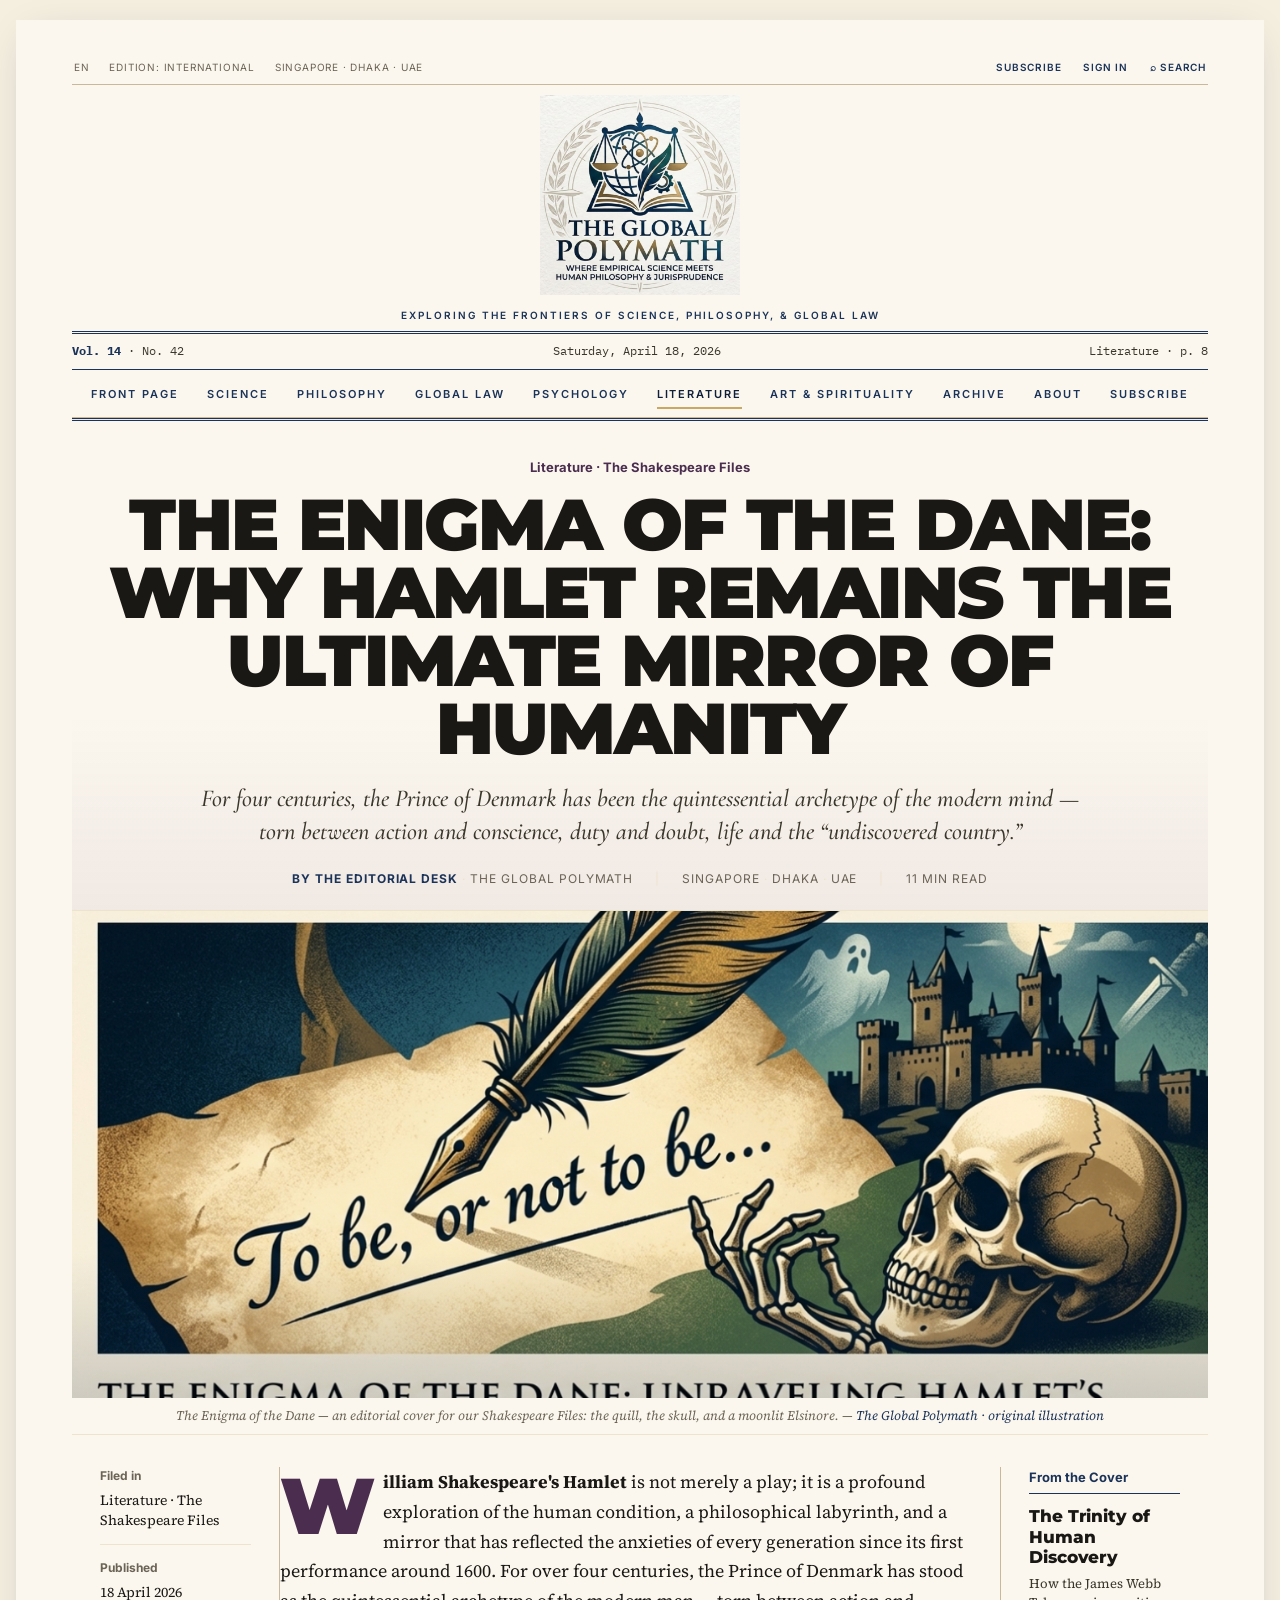
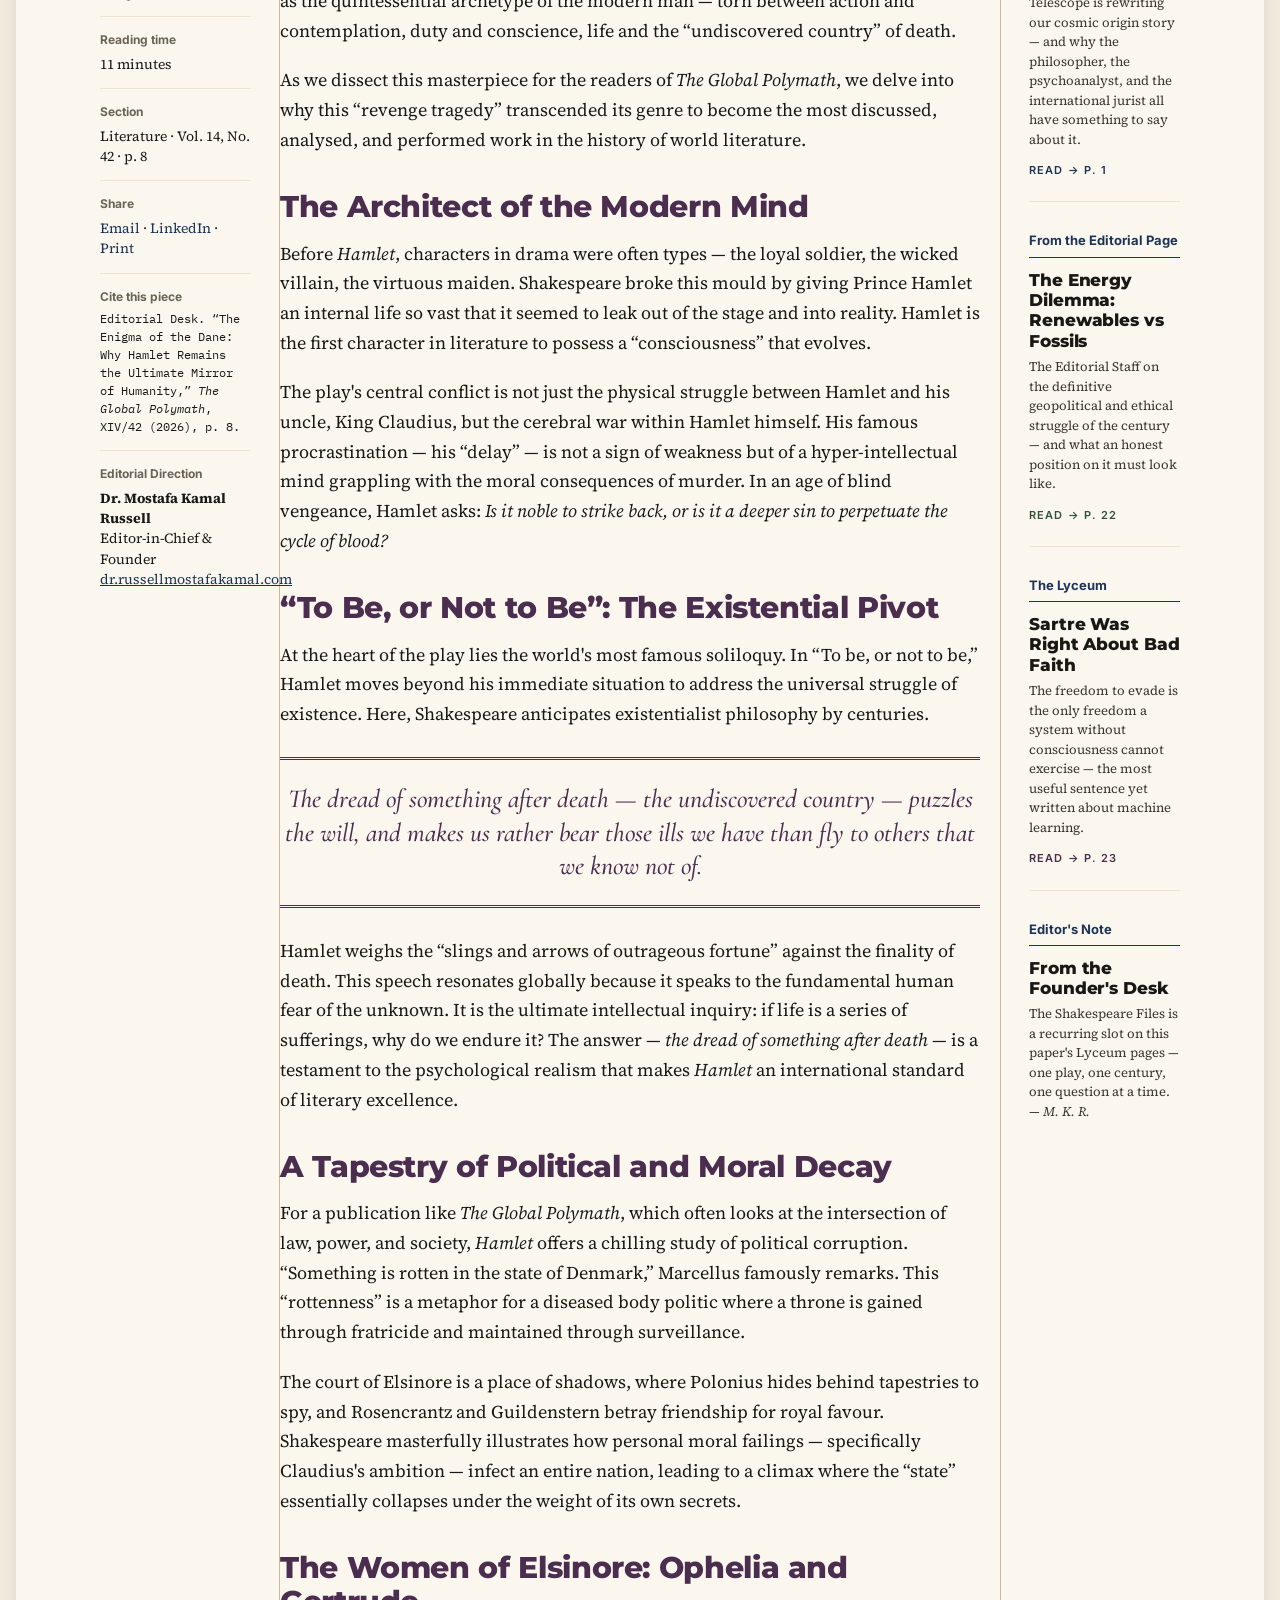
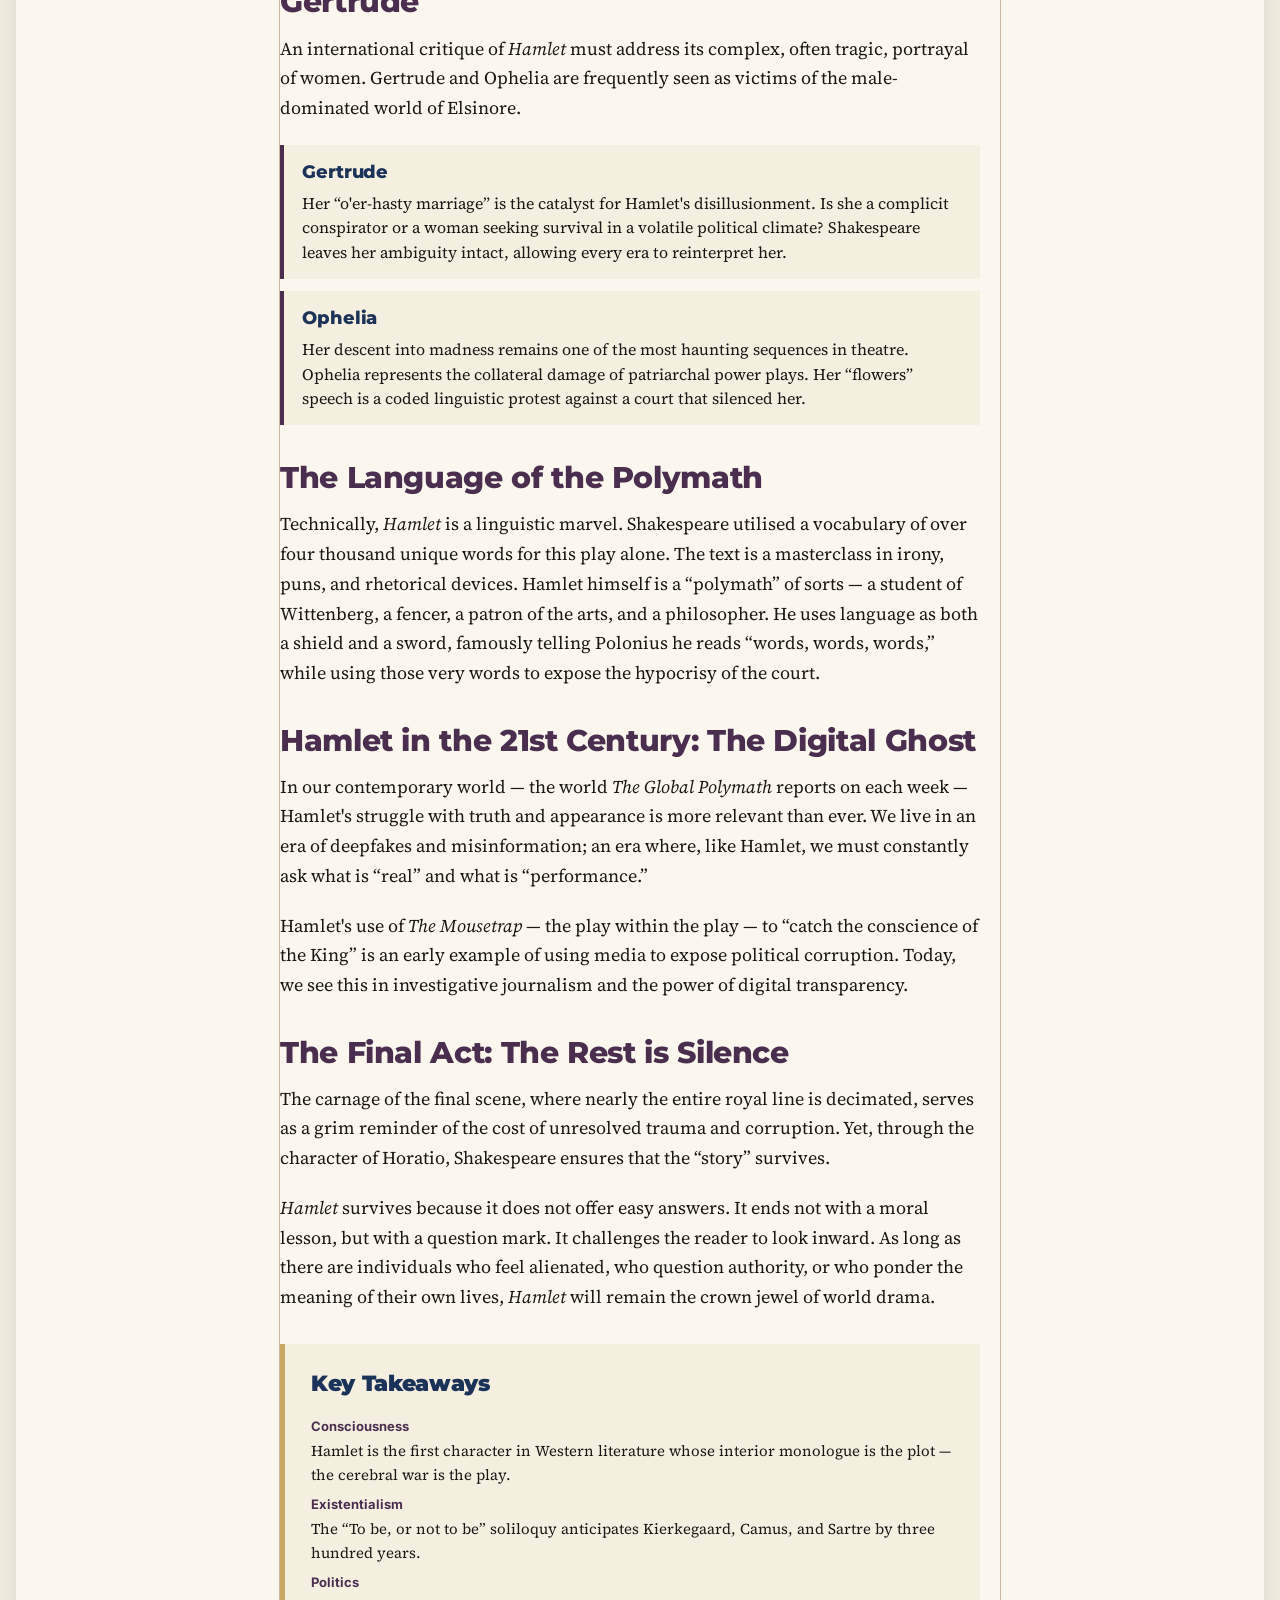
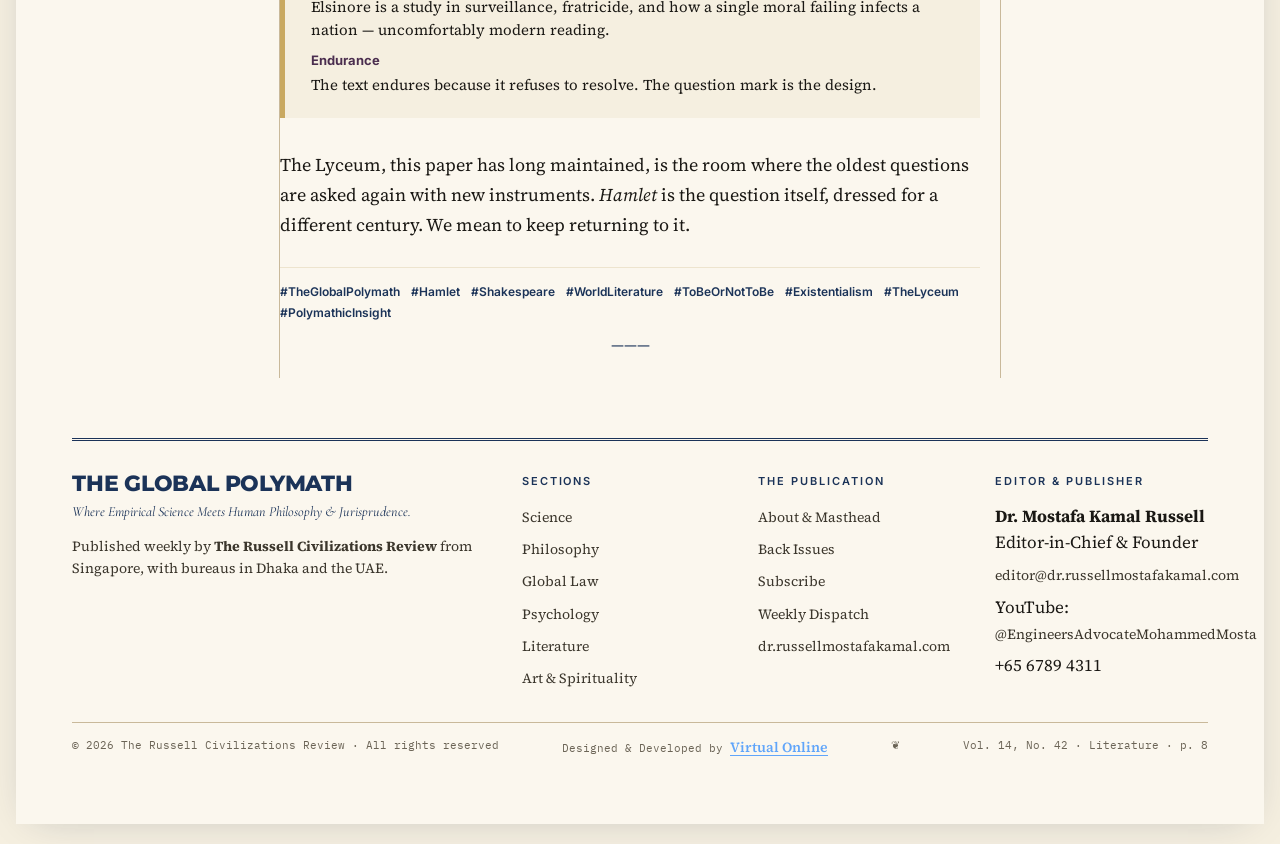
<file: article-hamlet.html>
<!doctype html>
<html lang="en">
<head>
<meta charset="utf-8">
<meta name="viewport" content="width=device-width, initial-scale=1">
<title>The Enigma of the Dane: Why Hamlet Remains the Ultimate Mirror of Humanity — The Global Polymath</title>
<meta name="description" content="A literature feature from The Global Polymath: how Shakespeare's Hamlet became the architect of the modern mind, and why it endures as the crown jewel of world drama.">
<meta property="og:image" content="https://theglobalpolymath.org/assets/img/hamlet-enigma.jpg">
<link rel="icon" type="image/svg+xml" href="assets/emblem.svg">
<link rel="stylesheet" href="colors_and_type.css">
<link rel="stylesheet" href="site.css">
<style>
  /* Article layout */
  .article-wrap {
    display: grid;
    grid-template-columns: 1fr minmax(0, 720px) 1fr;
    gap: 0;
    padding: 8px 0 20px;
  }
  .article-rail-left,
  .article-rail-right { padding: 0 28px; }
  .article-rail-left {
    border-right: 1px solid var(--tgp-rule-thin);
    font-family: var(--font-sans);
    font-size: 11px;
  }
  .article-rail-right {
    border-left: 1px solid var(--tgp-rule-thin);
  }

  .article-rail-left .meta-block {
    padding-bottom: 14px;
    margin-bottom: 14px;
    border-bottom: 1px solid var(--tgp-paper-edge);
  }
  .article-rail-left .meta-block:last-child { border-bottom: 0; }
  .article-rail-left .meta-label {
    font-family: var(--font-sans);
    font-weight: 700;
    letter-spacing: 0;
    text-transform: none;
    color: var(--tgp-ink-mute);
    margin-bottom: 4px;
    font-size: 12px;
  }
  .article-rail-left .meta-val {
    font-family: var(--font-serif);
    font-size: 14px;
    color: var(--tgp-ink);
    line-height: 1.45;
  }

  /* Article cover — kicker + headline + deck + byline ABOVE the hero */
  .article-cover {
    padding: 36px 24px 22px;
    text-align: center;
    border-top: 3px double var(--tgp-navy);
    border-bottom: 1px solid var(--tgp-paper-edge);
    background:
      linear-gradient(180deg, transparent 0, transparent 60%, rgba(108, 49, 96, 0.07) 100%);
  }
  .article-cover .kick {
    font-family: var(--font-sans);
    font-weight: 700;
    font-size: 13px;
    letter-spacing: 0;
    text-transform: none;
    color: var(--tgp-aubergine);
    margin-bottom: 14px;
  }
  .article-cover h1 {
    font-family: var(--font-display);
    font-weight: 900;
    font-size: clamp(32px, 5.6vw, 80px);
    line-height: 0.95;
    letter-spacing: -.022em;
    color: var(--tgp-ink);
    text-transform: uppercase;
    margin: 0 auto 18px;
    max-width: 1080px;
    overflow-wrap: break-word;
    hyphens: auto;
  }
  .article-cover .deck {
    font-family: var(--font-serif-alt);
    font-style: italic;
    font-weight: 500;
    font-size: clamp(18px, 1.9vw, 26px);
    line-height: 1.36;
    color: var(--tgp-ink-soft);
    margin: 0 auto 22px;
    max-width: 880px;
  }
  .article-cover .byline-row {
    display: flex;
    justify-content: center;
    gap: 6px 22px;
    flex-wrap: wrap;
    font-family: var(--font-sans);
    font-size: 12px;
    letter-spacing: .08em;
    text-transform: uppercase;
    color: var(--tgp-ink-mute);
  }
  .article-cover .byline-row b { color: var(--tgp-navy); font-weight: 700; }
  .article-cover .byline-row .sep { color: var(--tgp-paper-edge); }

  /* Mega hero — full-bleed cinematic image */
  .article-mega-hero { margin: 0 0 24px; }
  .article-mega-hero .img {
    aspect-ratio: 21 / 9;
    width: 100%;
    overflow: hidden;
    background: var(--tgp-paper-deep);
    position: relative;
  }
  .article-mega-hero .img img {
    width: 100%; height: 100%;
    object-fit: cover;
    display: block;
    filter: contrast(1.04) saturate(0.98);
  }
  .article-mega-hero .img::after {
    content: '';
    position: absolute;
    inset: auto 0 0 0;
    height: 30%;
    background: linear-gradient(180deg, transparent 0, rgba(15, 31, 58, 0.18) 100%);
    pointer-events: none;
  }
  .article-mega-hero figcaption {
    padding: 8px 6px;
    border-bottom: .5px solid var(--tgp-paper-edge);
    font-family: var(--font-serif);
    font-style: italic;
    font-size: 13px;
    color: var(--tgp-ink-mute);
    text-align: center;
  }
  .article-mega-hero figcaption i { color: var(--tgp-navy); font-style: italic; }

  .article-body {
    font-family: var(--font-serif);
    font-size: 18px;
    line-height: 1.65;
    color: var(--tgp-ink);
    max-width: 700px;
  }
  .article-body p { margin: 0 0 20px; }
  .article-body p.lede::first-letter {
    font-family: var(--font-display);
    font-weight: 900;
    float: left;
    font-size: 4.4em;
    line-height: 0.88;
    padding: 0.05em 0.1em 0 0;
    color: var(--tgp-aubergine);
  }
  .article-body h2 {
    font-family: var(--font-display);
    font-weight: 800;
    font-size: clamp(22px, 3vw, 30px);
    line-height: 1.14;
    text-transform: none;
    letter-spacing: -.012em;
    color: var(--tgp-aubergine);
    margin: 36px 0 14px;
  }
  .article-body blockquote {
    font-family: var(--font-serif-alt);
    font-style: italic;
    font-weight: 500;
    font-size: 26px;
    line-height: 1.3;
    color: var(--tgp-aubergine);
    border-top: 3px double var(--tgp-aubergine);
    border-bottom: 3px double var(--tgp-aubergine);
    padding: 22px 0;
    margin: 28px 0;
    text-align: center;
  }

  /* Character cards — Ophelia / Gertrude */
  .character-list {
    list-style: none;
    padding: 0;
    margin: 22px 0;
  }
  .character-list li {
    padding: 14px 18px;
    border-left: 4px solid var(--tgp-aubergine);
    background: var(--tgp-paper-deep);
    margin-bottom: 12px;
    font-family: var(--font-serif);
    font-size: 16px;
    line-height: 1.55;
    color: var(--tgp-ink);
  }
  .character-list li b {
    font-family: var(--font-display);
    font-weight: 800;
    color: var(--tgp-navy);
    font-size: 18px;
    letter-spacing: -.005em;
    display: block;
    margin-bottom: 4px;
  }

  /* Key Takeaways box */
  .takeaways {
    margin: 32px 0;
    padding: 22px 26px;
    background: var(--tgp-paper-deep);
    border-left: 5px solid var(--tgp-gold);
  }
  .takeaways h3 {
    font-family: var(--font-display);
    font-weight: 900;
    font-size: 22px;
    text-transform: none;
    letter-spacing: -.015em;
    color: var(--tgp-navy);
    margin: 0 0 14px;
  }
  .takeaways dl { margin: 0; }
  .takeaways dt {
    font-family: var(--font-sans);
    font-weight: 700;
    font-size: 13px;
    color: var(--tgp-aubergine);
    text-transform: none;
    letter-spacing: 0;
    margin: 8px 0 2px;
  }
  .takeaways dt:first-of-type { margin-top: 0; }
  .takeaways dd {
    font-family: var(--font-serif);
    font-size: 15px;
    line-height: 1.55;
    color: var(--tgp-ink);
    margin: 0;
  }

  /* Hashtag footer */
  .hashtag-row {
    margin: 28px 0 8px;
    padding-top: 14px;
    border-top: 1px solid var(--tgp-paper-edge);
    font-family: var(--font-sans);
    font-size: 12px;
    color: var(--tgp-ink-mute);
    line-height: 1.7;
  }
  .hashtag-row .tag {
    display: inline-block;
    color: var(--tgp-navy);
    font-weight: 600;
    margin-right: 8px;
  }

  .article-end {
    text-align: center;
    font-size: 16px;
    color: var(--tgp-navy);
    margin: 28px 0 10px;
  }

  .article-rail-right .related {
    margin-bottom: 28px;
    padding-bottom: 20px;
    border-bottom: 1px solid var(--tgp-paper-edge);
  }
  .article-rail-right .related:last-child { border-bottom: 0; }
  .article-rail-right .related h5 {
    font-family: var(--font-sans);
    font-weight: 700;
    font-size: 13px;
    letter-spacing: 0;
    text-transform: none;
    color: var(--tgp-navy);
    margin: 0 0 12px;
    padding-bottom: 6px;
    border-bottom: .5px solid var(--tgp-navy);
  }
  .article-rail-right .related h4 {
    font-family: var(--font-headline);
    font-weight: 800;
    font-size: 17px;
    line-height: 1.2;
    color: var(--tgp-ink);
    margin: 0 0 6px;
    text-transform: none;
    letter-spacing: -.005em;
  }
  .article-rail-right .related h4 a { color: inherit; text-decoration: none; }
  .article-rail-right .related h4 a:hover { text-decoration: underline; }
  .article-rail-right .related p {
    font-family: var(--font-serif);
    font-size: 13px;
    line-height: 1.5;
    color: var(--tgp-ink-soft);
    margin: 0 0 6px;
  }

  @media (max-width: 1100px) {
    .article-wrap { grid-template-columns: 0.8fr minmax(0, 640px) 0.8fr; padding: 28px 0 16px; }
    .article-rail-left, .article-rail-right { padding: 0 18px; }
  }
  @media (max-width: 900px) {
    .article-wrap { grid-template-columns: 1fr; gap: 0; padding: 24px 0 12px; }
    .article-rail-left { order: 3; border-right: 0; border-top: 1px solid var(--tgp-rule-thin); padding: 18px 0; margin-top: 24px; }
    .article-rail-right { order: 2; border-left: 0; border-top: 1px solid var(--tgp-rule-thin); padding: 18px 0; margin-top: 24px; }
    .article-body { font-size: 16px; }
  }
  @media (max-width: 700px) {
    .article-cover { padding: 24px 4px 16px; }
    .article-mega-hero .img { aspect-ratio: 16 / 10; }
  }
</style>
</head>
<body class="tgp">
  <div class="page-shell">
    <main class="page-body">

      <!-- Top utility bar -->
      <div class="utility-bar">
        <div class="left">
          <span>EN</span>
          <span>Edition: International</span>
          <span>Singapore &middot; Dhaka &middot; UAE</span>
        </div>
        <div class="right">
          <a href="subscribe.html">Subscribe</a>
          <a href="#">Sign In</a>
          <a href="#" aria-label="Search">&#x2315; Search</a>
        </div>
      </div>

      <!-- Header — branded logo, small variant -->
      <header class="masthead masthead--small">
        <a class="logo-link" href="index.html" aria-label="The Global Polymath — Front Page">
          <img class="masthead-logo" src="assets/logo.jpg"
               alt="The Global Polymath" width="706" height="706">
        </a>
        <div class="masthead-tagline">Exploring the Frontiers of Science, Philosophy, &amp; Global Law</div>
      </header>

      <div class="dateline">
        <span><b>Vol. 14</b> &middot; No. 42</span>
        <span>Saturday, April 18, 2026</span>
        <span>Literature &middot; p. 8</span>
      </div>

      <nav class="site-nav" aria-label="Primary">
        <input type="checkbox" id="navToggle" class="nav-toggle" aria-hidden="true">
        <label for="navToggle" class="nav-hamburger" aria-label="Open menu">
          <span class="bars"><span class="bar"></span><span class="bar"></span><span class="bar"></span></span>
          <span><span class="open-label">Menu</span><span class="close-label">Close</span></span>
        </label>
        <div class="nav-menu">
          <a href="index.html">Front Page</a>
          <a href="section.html?s=science">Science</a>
          <a href="section.html?s=philosophy">Philosophy</a>
          <a href="section.html?s=global-law">Global Law</a>
          <a href="section.html?s=psychology">Psychology</a>
          <a href="section.html?s=literature" class="active">Literature</a>
          <a href="section.html?s=spirituality">Art &amp; Spirituality</a>
          <a href="archive.html">Archive</a>
          <a href="about.html">About</a>
          <a href="subscribe.html">Subscribe</a>
        </div>
      </nav>

      <!-- ARTICLE COVER -->
      <header class="article-cover">
        <div class="kick">Literature &middot; The Shakespeare Files</div>
        <h1>The Enigma of the Dane: Why Hamlet Remains the Ultimate Mirror of Humanity</h1>
        <p class="deck">
          For four centuries, the Prince of Denmark has been the quintessential
          archetype of the modern mind &mdash; torn between action and conscience,
          duty and doubt, life and the &ldquo;undiscovered country.&rdquo;
        </p>
        <div class="byline-row">
          <span><b>By the Editorial Desk</b> <span class="sep">&middot;</span> The Global Polymath</span>
          <span class="sep">|</span>
          <span>Singapore <span class="sep">&middot;</span> Dhaka <span class="sep">&middot;</span> UAE</span>
          <span class="sep">|</span>
          <span>11 min read</span>
        </div>
      </header>

      <!-- MEGA HERO — Hamlet illustration -->
      <figure class="article-mega-hero">
        <div class="img">
          <img
            src="assets/img/hamlet-enigma.jpg"
            alt="Illustrated cover for The Enigma of the Dane — a quill writes 'To be, or not to be...' on parchment, with a skull and a moonlit Elsinore castle in the background."
            loading="eager">
        </div>
        <figcaption>
          The Enigma of the Dane &mdash; an editorial cover for our Shakespeare
          Files: the quill, the skull, and a moonlit Elsinore.
          &mdash; <i>The Global Polymath &middot; original illustration</i>
        </figcaption>
      </figure>

      <!-- Article body -->
      <div class="article-wrap">

        <aside class="article-rail-left" aria-label="Article metadata">
          <div class="meta-block">
            <div class="meta-label">Filed in</div>
            <div class="meta-val">Literature &middot; The Shakespeare Files</div>
          </div>
          <div class="meta-block">
            <div class="meta-label">Published</div>
            <div class="meta-val">18 April 2026</div>
          </div>
          <div class="meta-block">
            <div class="meta-label">Reading time</div>
            <div class="meta-val">11 minutes</div>
          </div>
          <div class="meta-block">
            <div class="meta-label">Section</div>
            <div class="meta-val">Literature &middot; Vol. 14, No. 42 &middot; p. 8</div>
          </div>
          <div class="meta-block">
            <div class="meta-label">Share</div>
            <div class="meta-val">
              <a href="#" style="color:var(--tgp-navy);text-decoration:none">Email</a> &middot;
              <a href="#" style="color:var(--tgp-navy);text-decoration:none">LinkedIn</a> &middot;
              <a href="#" style="color:var(--tgp-navy);text-decoration:none">Print</a>
            </div>
          </div>
          <div class="meta-block">
            <div class="meta-label">Cite this piece</div>
            <div class="meta-val" style="font-family:var(--font-mono);font-size:12px;line-height:1.5">
              Editorial Desk. &ldquo;The Enigma of the Dane: Why Hamlet Remains the Ultimate Mirror of Humanity,&rdquo; <i>The Global Polymath</i>, XIV/42 (2026), p. 8.
            </div>
          </div>
          <div class="meta-block">
            <div class="meta-label">Editorial Direction</div>
            <div class="meta-val">
              <b>Dr. Mostafa Kamal Russell</b><br>
              Editor-in-Chief &amp; Founder<br>
              <a href="https://dr.russellmostafakamal.com" style="color:var(--tgp-navy)">dr.russellmostafakamal.com</a>
            </div>
          </div>
        </aside>

        <article>

          <div class="article-body">
            <p class="lede">
              <b>William Shakespeare's Hamlet</b> is not merely a play; it is a
              profound exploration of the human condition, a philosophical
              labyrinth, and a mirror that has reflected the anxieties of every
              generation since its first performance around 1600. For over four
              centuries, the Prince of Denmark has stood as the quintessential
              archetype of the modern man &mdash; torn between action and
              contemplation, duty and conscience, life and the
              &ldquo;undiscovered country&rdquo; of death.
            </p>

            <p>
              As we dissect this masterpiece for the readers of <i>The Global
              Polymath</i>, we delve into why this &ldquo;revenge tragedy&rdquo;
              transcended its genre to become the most discussed, analysed, and
              performed work in the history of world literature.
            </p>

            <h2>The Architect of the Modern Mind</h2>

            <p>
              Before <i>Hamlet</i>, characters in drama were often types &mdash;
              the loyal soldier, the wicked villain, the virtuous maiden.
              Shakespeare broke this mould by giving Prince Hamlet an internal
              life so vast that it seemed to leak out of the stage and into
              reality. Hamlet is the first character in literature to possess a
              &ldquo;consciousness&rdquo; that evolves.
            </p>

            <p>
              The play's central conflict is not just the physical struggle
              between Hamlet and his uncle, King Claudius, but the cerebral war
              within Hamlet himself. His famous procrastination &mdash; his
              &ldquo;delay&rdquo; &mdash; is not a sign of weakness but of a
              hyper-intellectual mind grappling with the moral consequences of
              murder. In an age of blind vengeance, Hamlet asks: <i>Is it noble
              to strike back, or is it a deeper sin to perpetuate the cycle of
              blood?</i>
            </p>

            <h2>&ldquo;To Be, or Not to Be&rdquo;: The Existential Pivot</h2>

            <p>
              At the heart of the play lies the world's most famous soliloquy.
              In &ldquo;To be, or not to be,&rdquo; Hamlet moves beyond his
              immediate situation to address the universal struggle of
              existence. Here, Shakespeare anticipates existentialist philosophy
              by centuries.
            </p>

            <blockquote>
              The dread of something after death &mdash; the undiscovered
              country &mdash; puzzles the will, and makes us rather bear those
              ills we have than fly to others that we know not of.
            </blockquote>

            <p>
              Hamlet weighs the &ldquo;slings and arrows of outrageous
              fortune&rdquo; against the finality of death. This speech
              resonates globally because it speaks to the fundamental human
              fear of the unknown. It is the ultimate intellectual inquiry: if
              life is a series of sufferings, why do we endure it? The answer
              &mdash; <i>the dread of something after death</i> &mdash; is a
              testament to the psychological realism that makes <i>Hamlet</i>
              an international standard of literary excellence.
            </p>

            <h2>A Tapestry of Political and Moral Decay</h2>

            <p>
              For a publication like <i>The Global Polymath</i>, which often
              looks at the intersection of law, power, and society,
              <i>Hamlet</i> offers a chilling study of political corruption.
              &ldquo;Something is rotten in the state of Denmark,&rdquo;
              Marcellus famously remarks. This &ldquo;rottenness&rdquo; is a
              metaphor for a diseased body politic where a throne is gained
              through fratricide and maintained through surveillance.
            </p>

            <p>
              The court of Elsinore is a place of shadows, where Polonius hides
              behind tapestries to spy, and Rosencrantz and Guildenstern betray
              friendship for royal favour. Shakespeare masterfully illustrates
              how personal moral failings &mdash; specifically Claudius's
              ambition &mdash; infect an entire nation, leading to a climax
              where the &ldquo;state&rdquo; essentially collapses under the
              weight of its own secrets.
            </p>

            <h2>The Women of Elsinore: Ophelia and Gertrude</h2>

            <p>
              An international critique of <i>Hamlet</i> must address its
              complex, often tragic, portrayal of women. Gertrude and Ophelia
              are frequently seen as victims of the male-dominated world of
              Elsinore.
            </p>

            <ul class="character-list">
              <li>
                <b>Gertrude</b>
                Her &ldquo;o'er-hasty marriage&rdquo; is the catalyst for
                Hamlet's disillusionment. Is she a complicit conspirator or a
                woman seeking survival in a volatile political climate?
                Shakespeare leaves her ambiguity intact, allowing every era to
                reinterpret her.
              </li>
              <li>
                <b>Ophelia</b>
                Her descent into madness remains one of the most haunting
                sequences in theatre. Ophelia represents the collateral damage
                of patriarchal power plays. Her &ldquo;flowers&rdquo; speech is
                a coded linguistic protest against a court that silenced her.
              </li>
            </ul>

            <h2>The Language of the Polymath</h2>

            <p>
              Technically, <i>Hamlet</i> is a linguistic marvel. Shakespeare
              utilised a vocabulary of over four thousand unique words for this
              play alone. The text is a masterclass in irony, puns, and
              rhetorical devices. Hamlet himself is a &ldquo;polymath&rdquo; of
              sorts &mdash; a student of Wittenberg, a fencer, a patron of the
              arts, and a philosopher. He uses language as both a shield and a
              sword, famously telling Polonius he reads &ldquo;words, words,
              words,&rdquo; while using those very words to expose the
              hypocrisy of the court.
            </p>

            <h2>Hamlet in the 21st Century: The Digital Ghost</h2>

            <p>
              In our contemporary world &mdash; the world <i>The Global
              Polymath</i> reports on each week &mdash; Hamlet's struggle with
              truth and appearance is more relevant than ever. We live in an
              era of deepfakes and misinformation; an era where, like Hamlet,
              we must constantly ask what is &ldquo;real&rdquo; and what is
              &ldquo;performance.&rdquo;
            </p>

            <p>
              Hamlet's use of <i>The Mousetrap</i> &mdash; the play within the
              play &mdash; to &ldquo;catch the conscience of the King&rdquo; is
              an early example of using media to expose political corruption.
              Today, we see this in investigative journalism and the power of
              digital transparency.
            </p>

            <h2>The Final Act: The Rest is Silence</h2>

            <p>
              The carnage of the final scene, where nearly the entire royal
              line is decimated, serves as a grim reminder of the cost of
              unresolved trauma and corruption. Yet, through the character of
              Horatio, Shakespeare ensures that the &ldquo;story&rdquo;
              survives.
            </p>

            <p>
              <i>Hamlet</i> survives because it does not offer easy answers. It
              ends not with a moral lesson, but with a question mark. It
              challenges the reader to look inward. As long as there are
              individuals who feel alienated, who question authority, or who
              ponder the meaning of their own lives, <i>Hamlet</i> will remain
              the crown jewel of world drama.
            </p>

            <div class="takeaways">
              <h3>Key Takeaways</h3>
              <dl>
                <dt>Consciousness</dt>
                <dd>Hamlet is the first character in Western literature whose interior monologue is the plot &mdash; the cerebral war is the play.</dd>

                <dt>Existentialism</dt>
                <dd>The &ldquo;To be, or not to be&rdquo; soliloquy anticipates Kierkegaard, Camus, and Sartre by three hundred years.</dd>

                <dt>Politics</dt>
                <dd>Elsinore is a study in surveillance, fratricide, and how a single moral failing infects a nation &mdash; uncomfortably modern reading.</dd>

                <dt>Endurance</dt>
                <dd>The text endures because it refuses to resolve. The question mark is the design.</dd>
              </dl>
            </div>

            <p>
              The Lyceum, this paper has long maintained, is the room where
              the oldest questions are asked again with new instruments.
              <i>Hamlet</i> is the question itself, dressed for a different
              century. We mean to keep returning to it.
            </p>

            <div class="hashtag-row">
              <span class="tag">#TheGlobalPolymath</span>
              <span class="tag">#Hamlet</span>
              <span class="tag">#Shakespeare</span>
              <span class="tag">#WorldLiterature</span>
              <span class="tag">#ToBeOrNotToBe</span>
              <span class="tag">#Existentialism</span>
              <span class="tag">#TheLyceum</span>
              <span class="tag">#PolymathicInsight</span>
            </div>

            <p class="article-end">&mdash;&mdash;&mdash;</p>
          </div>
        </article>

        <aside class="article-rail-right" aria-label="Related reading">

          <div class="related">
            <h5>From the Cover</h5>
            <h4><a href="article.html">The Trinity of Human Discovery</a></h4>
            <p>How the James Webb Telescope is rewriting our cosmic origin story &mdash; and why the philosopher, the psychoanalyst, and the international jurist all have something to say about it.</p>
            <a class="text-more text-more--navy" href="article.html">Read &rarr; p. 1</a>
          </div>

          <div class="related">
            <h5>From the Editorial Page</h5>
            <h4><a href="article-energy.html">The Energy Dilemma: Renewables vs Fossils</a></h4>
            <p>The Editorial Staff on the definitive geopolitical and ethical struggle of the century &mdash; and what an honest position on it must look like.</p>
            <a class="text-more text-more--forest" href="article-energy.html">Read &rarr; p. 22</a>
          </div>

          <div class="related">
            <h5>The Lyceum</h5>
            <h4><a href="article.html">Sartre Was Right About Bad Faith</a></h4>
            <p>The freedom to evade is the only freedom a system without consciousness cannot exercise &mdash; the most useful sentence yet written about machine learning.</p>
            <a class="text-more text-more--aubergine" href="article.html">Read &rarr; p. 23</a>
          </div>

          <div class="related">
            <h5>Editor's Note</h5>
            <h4>From the Founder's Desk</h4>
            <p>The Shakespeare Files is a recurring slot on this paper's Lyceum pages &mdash; one play, one century, one question at a time. <i>&mdash; M. K. R.</i></p>
          </div>

        </aside>

      </div>

      <!-- SITE FOOTER -->
      <footer class="site-footer">
        <div class="site-footer-grid">
          <div>
            <div class="masthead-title-sm">The Global Polymath</div>
            <p style="font-family:var(--font-serif-alt);font-style:italic;color:var(--tgp-navy);margin:0 0 10px">
              Where Empirical Science Meets Human Philosophy &amp; Jurisprudence.
            </p>
            <p>Published weekly by <b>The Russell Civilizations Review</b> from Singapore, with bureaus in Dhaka and the UAE.</p>
          </div>
          <div>
            <h5>Sections</h5>
            <ul>
              <li><a href="section.html?s=science">Science</a></li>
              <li><a href="section.html?s=philosophy">Philosophy</a></li>
              <li><a href="section.html?s=global-law">Global Law</a></li>
              <li><a href="section.html?s=psychology">Psychology</a></li>
              <li><a href="section.html?s=literature">Literature</a></li>
              <li><a href="section.html?s=spirituality">Art &amp; Spirituality</a></li>
            </ul>
          </div>
          <div>
            <h5>The Publication</h5>
            <ul>
              <li><a href="about.html">About &amp; Masthead</a></li>
              <li><a href="archive.html">Back Issues</a></li>
              <li><a href="subscribe.html">Subscribe</a></li>
              <li><a href="newsletter.html">Weekly Dispatch</a></li>
              <li><a href="https://dr.russellmostafakamal.com">dr.russellmostafakamal.com</a></li>
            </ul>
          </div>
          <div>
            <h5>Editor &amp; Publisher</h5>
            <ul>
              <li><b>Dr. Mostafa Kamal Russell</b><br>Editor-in-Chief &amp; Founder</li>
              <li><a href="mailto:editor@dr.russellmostafakamal.com">editor@dr.russellmostafakamal.com</a></li>
              <li>YouTube: <a href="https://youtube.com/@EngineersAdvocateMohammedMosta">@EngineersAdvocateMohammedMosta</a></li>
              <li>+65 6789 4311</li>
            </ul>
          </div>
        </div>
        <div class="site-footer-meta">
          <span>&copy; 2026 The Russell Civilizations Review &middot; All rights reserved</span>
          <span>Designed &amp; Developed by <a href="https://www.virtualonline.website/" target="_blank" rel="noopener noreferrer" style="color:#60a5fa;text-decoration:underline;text-underline-offset:3px;font-weight:600;">Virtual Online</a></span>
          <span>&#10086;</span>
          <span>Vol. 14, No. 42 &middot; Literature &middot; p. 8</span>
        </div>
      </footer>

    </main>
  </div>
</body>
</html>
</file>
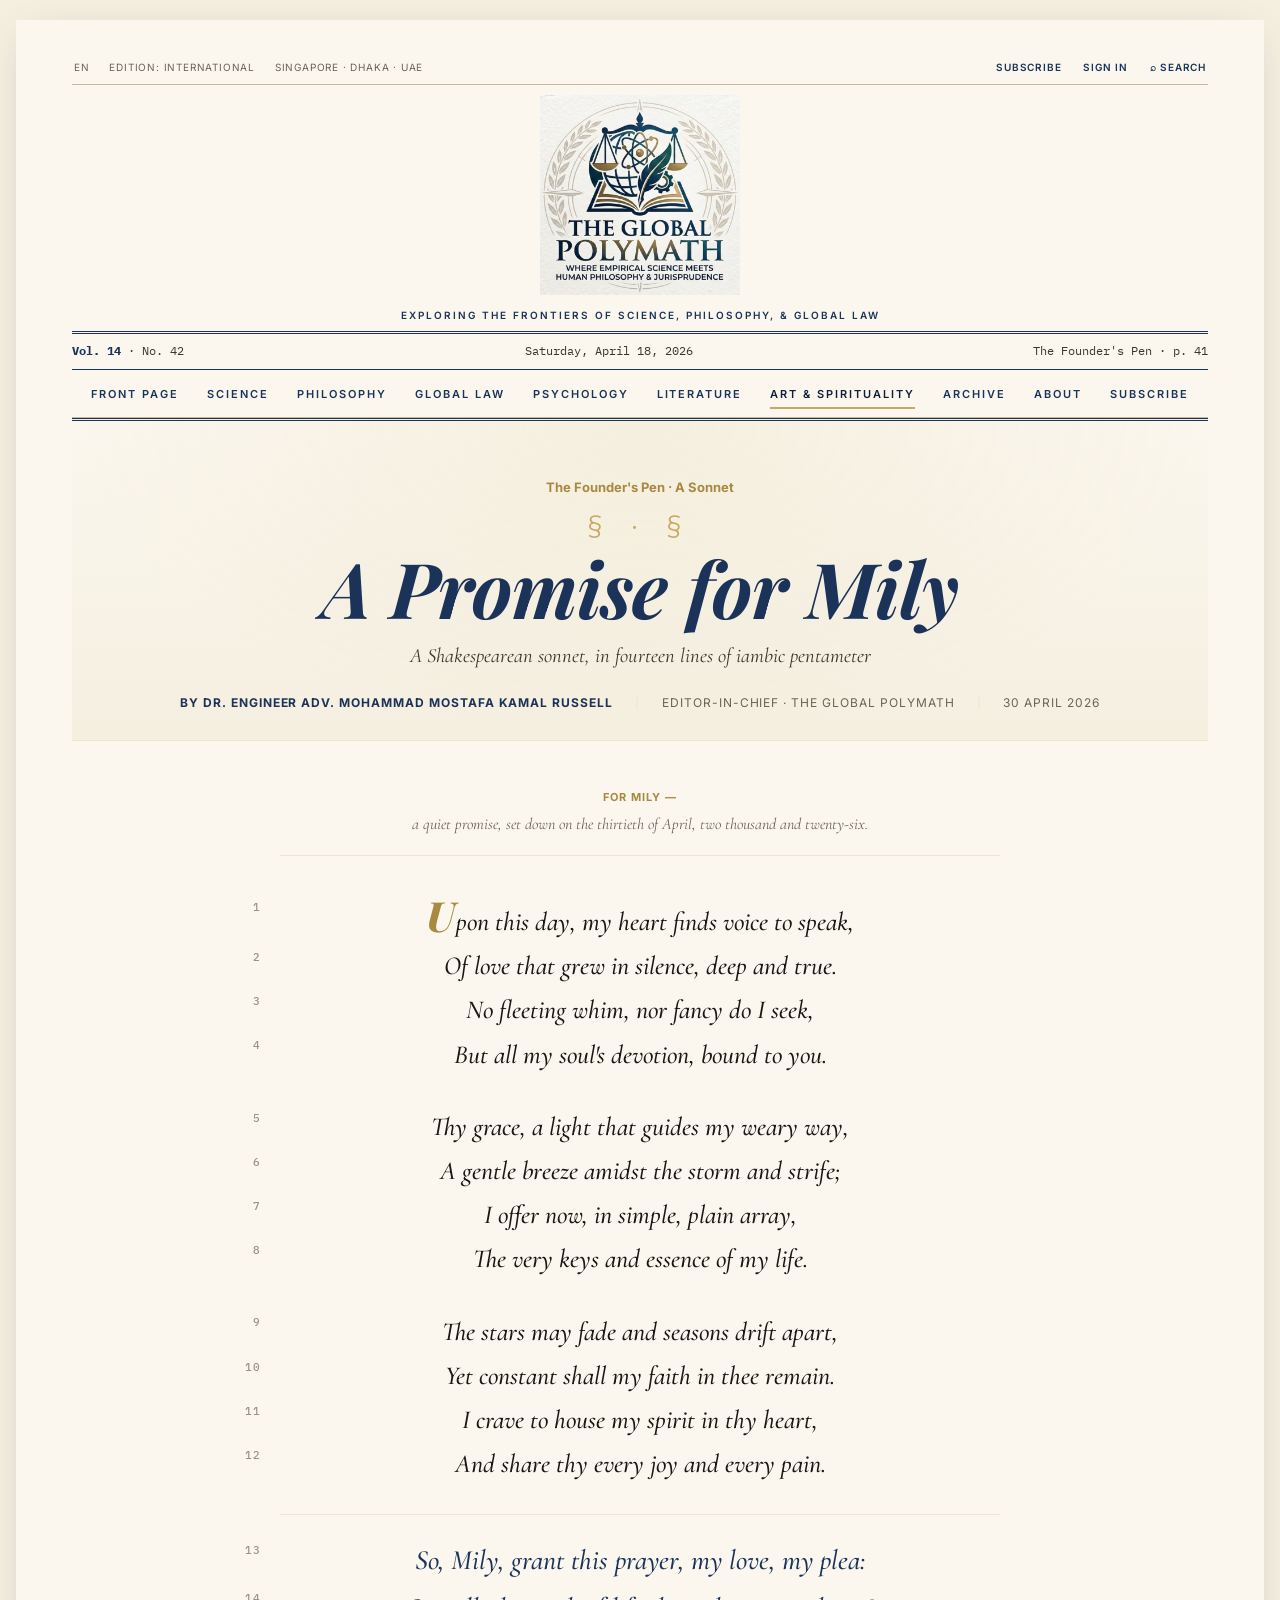
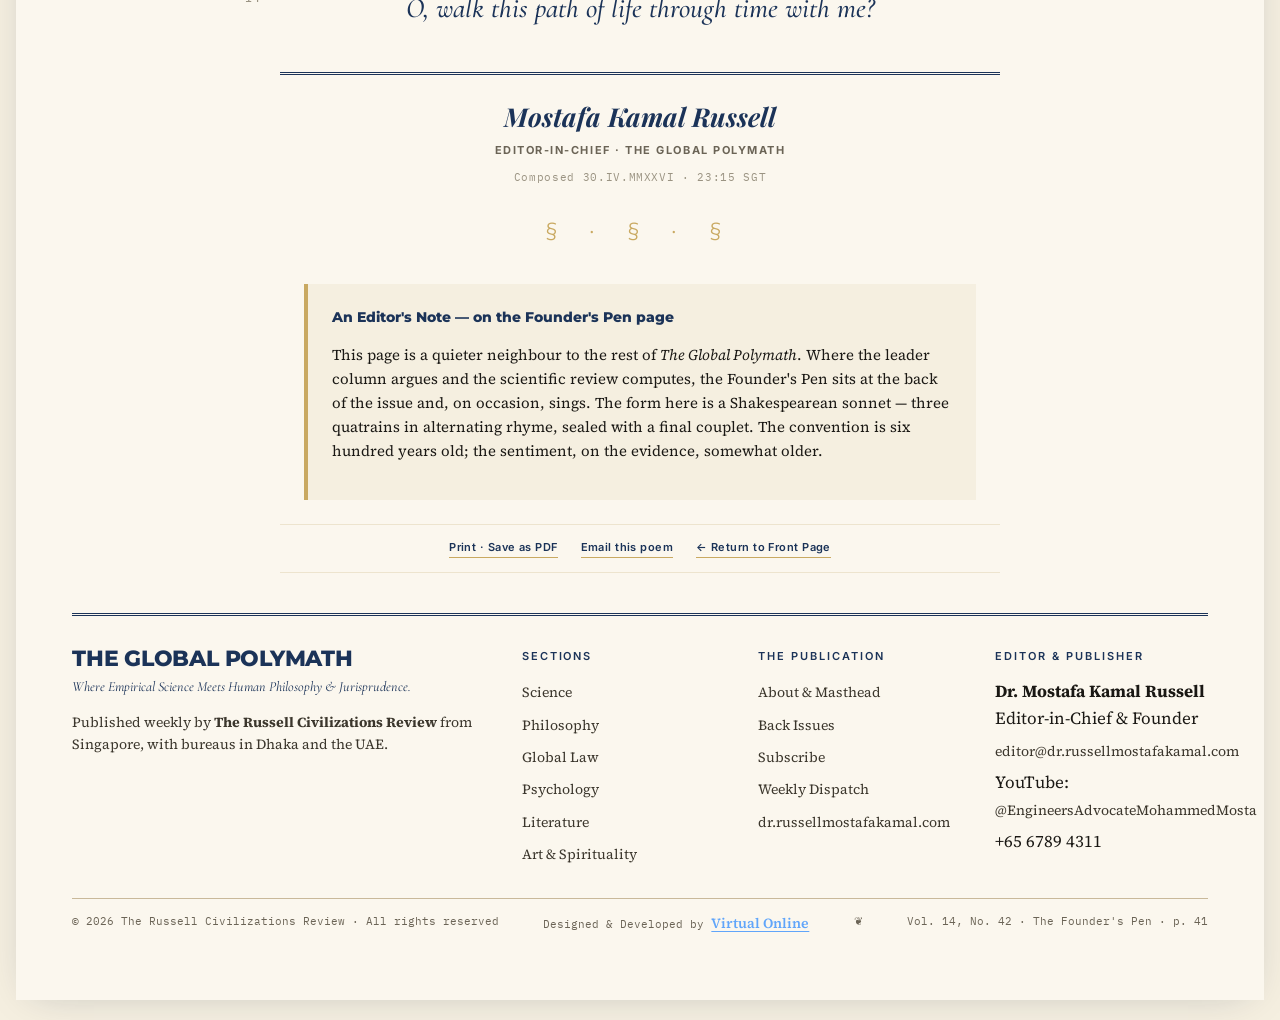
<file: poem-mily.html>
<!doctype html>
<html lang="en">
<head>
<meta charset="utf-8">
<meta name="viewport" content="width=device-width, initial-scale=1">
<title>A Promise for Mily — A Sonnet by Dr. Mostafa Kamal Russell — The Global Polymath</title>
<meta name="description" content="A Promise for Mily — a Shakespearean sonnet from the Founder's Pen of The Global Polymath, by Dr. Engineer Adv. Mohammad Mostafa Kamal Russell.">
<meta property="og:image" content="https://theglobalpolymath.org/assets/logo.jpg">
<link rel="icon" type="image/svg+xml" href="assets/emblem.svg">
<link rel="stylesheet" href="colors_and_type.css">
<link rel="stylesheet" href="site.css">
<style>
  /* The Founder's Pen — a quieter, more intimate page than the news pages.
     Single column, generous leading, decorative furniture in the margin.
     This is poetry: the typography is the editorial. */

  .poem-cover {
    padding: 56px 24px 28px;
    text-align: center;
    border-top: 3px double var(--tgp-navy);
    border-bottom: 1px solid var(--tgp-paper-edge);
    background:
      radial-gradient(ellipse at center top, rgba(201, 169, 97, 0.10) 0, transparent 70%),
      linear-gradient(180deg, var(--tgp-paper) 0, var(--tgp-paper-deep) 100%);
  }
  .poem-cover .kick {
    font-family: var(--font-sans);
    font-weight: 700;
    font-size: 13px;
    letter-spacing: 0;
    text-transform: none;
    color: var(--tgp-gold-deep);
    margin-bottom: 14px;
  }
  .poem-cover .ornament {
    font-family: var(--font-display);
    color: var(--tgp-gold);
    font-size: 28px;
    line-height: 1;
    letter-spacing: .4em;
    margin: 0 0 10px;
  }
  .poem-cover h1 {
    font-family: var(--font-fancy);
    font-style: italic;
    font-weight: 700;
    font-size: clamp(40px, 6vw, 80px);
    line-height: 1.0;
    letter-spacing: -.012em;
    color: var(--tgp-navy);
    margin: 0 auto 14px;
    max-width: 900px;
    overflow-wrap: break-word;
  }
  .poem-cover .form-tag {
    font-family: var(--font-serif-alt);
    font-style: italic;
    font-size: clamp(16px, 1.6vw, 22px);
    color: var(--tgp-ink-soft);
    margin: 0 auto 22px;
  }
  .poem-cover .byline-row {
    display: flex;
    justify-content: center;
    gap: 6px 22px;
    flex-wrap: wrap;
    font-family: var(--font-sans);
    font-size: 12px;
    letter-spacing: .08em;
    text-transform: uppercase;
    color: var(--tgp-ink-mute);
  }
  .poem-cover .byline-row b { color: var(--tgp-navy); font-weight: 700; }
  .poem-cover .byline-row .sep { color: var(--tgp-paper-edge); }

  /* Centred reading column for the verse itself */
  .poem-stage {
    max-width: 720px;
    margin: 48px auto 0;
    padding: 0 24px;
    text-align: center;
  }

  /* Dedication strip */
  .dedication {
    font-family: var(--font-serif-alt);
    font-style: italic;
    font-size: 16px;
    color: var(--tgp-ink-mute);
    margin: 0 0 38px;
    padding-bottom: 18px;
    border-bottom: 1px solid var(--tgp-paper-edge);
  }
  .dedication .to {
    display: block;
    font-family: var(--font-sans);
    font-style: normal;
    font-weight: 700;
    font-size: 11px;
    letter-spacing: .1em;
    text-transform: uppercase;
    color: var(--tgp-gold-deep);
    margin-bottom: 6px;
  }

  /* The verse — Shakespearean sonnet, 4-4-4-2 stanza grouping */
  .sonnet {
    font-family: var(--font-serif-alt);
    font-weight: 500;
    font-style: italic;
    font-size: clamp(20px, 2.1vw, 26px);
    line-height: 1.7;
    color: var(--tgp-ink);
    text-align: center;
    margin: 0 0 36px;
    counter-reset: verse;
  }
  .sonnet .stanza {
    margin: 0 0 24px;
    padding-bottom: 4px;
  }
  .sonnet .stanza.couplet {
    margin-top: 12px;
    padding-top: 22px;
    border-top: 1px solid var(--tgp-paper-edge);
    font-style: italic;
    color: var(--tgp-navy);
    font-size: clamp(22px, 2.3vw, 28px);
  }
  .sonnet .line {
    display: block;
    counter-increment: verse;
    position: relative;
    padding: 0 0;
  }
  .sonnet .line::before {
    content: counter(verse);
    position: absolute;
    left: -52px;
    top: .35em;
    font-family: var(--font-mono);
    font-style: normal;
    font-size: 11px;
    color: var(--tgp-ink-faint);
    width: 32px;
    text-align: right;
    letter-spacing: .04em;
  }
  /* Drop initial on the first line of the sonnet */
  .sonnet .stanza:first-child .line:first-child::first-letter {
    font-family: var(--font-fancy);
    font-style: italic;
    font-weight: 800;
    font-size: 1.6em;
    line-height: 1;
    color: var(--tgp-gold-deep);
    margin-right: .04em;
    vertical-align: -.05em;
  }

  /* Signature */
  .signature {
    margin: 24px 0 18px;
    padding-top: 22px;
    border-top: 3px double var(--tgp-navy);
    text-align: center;
  }
  .signature .name {
    font-family: var(--font-fancy);
    font-style: italic;
    font-weight: 700;
    font-size: 26px;
    color: var(--tgp-navy);
    margin: 0 0 4px;
  }
  .signature .role {
    font-family: var(--font-sans);
    font-size: 11px;
    letter-spacing: .14em;
    text-transform: uppercase;
    color: var(--tgp-ink-mute);
    font-weight: 700;
  }
  .signature .stamp {
    margin-top: 10px;
    font-family: var(--font-mono);
    font-size: 11px;
    color: var(--tgp-ink-faint);
    letter-spacing: .06em;
  }

  /* Editor's note below the poem */
  .editors-note {
    max-width: 620px;
    margin: 36px auto 12px;
    padding: 22px 24px;
    background: var(--tgp-paper-deep);
    border-left: 4px solid var(--tgp-gold);
    font-family: var(--font-serif);
    font-size: 15px;
    line-height: 1.6;
    color: var(--tgp-ink);
    text-align: left;
  }
  .editors-note h4 {
    font-family: var(--font-display);
    font-weight: 800;
    font-size: 14px;
    text-transform: none;
    letter-spacing: 0;
    color: var(--tgp-navy);
    margin: 0 0 8px;
  }

  /* End-of-poem ornament */
  .poem-fin {
    text-align: center;
    font-family: var(--font-display);
    font-size: 22px;
    color: var(--tgp-gold);
    letter-spacing: .6em;
    margin: 28px 0 8px;
  }

  /* Reader actions — print/share */
  .poem-actions {
    text-align: center;
    margin: 24px 0 8px;
    padding: 14px 0;
    border-top: .5px solid var(--tgp-paper-edge);
    border-bottom: .5px solid var(--tgp-paper-edge);
    font-family: var(--font-sans);
    font-size: 11px;
    color: var(--tgp-ink-mute);
  }
  .poem-actions a {
    display: inline-block;
    margin: 0 10px;
    color: var(--tgp-navy);
    text-decoration: none;
    border-bottom: 1px solid var(--tgp-gold);
    padding-bottom: 1px;
    font-weight: 600;
    letter-spacing: .04em;
  }
  .poem-actions a:hover { color: var(--tgp-navy-deep); border-bottom-color: var(--tgp-gold-deep); }

  /* Margin verse-numbering only on wide screens — drop it on mobile */
  @media (max-width: 720px) {
    .poem-stage { margin-top: 28px; padding: 0 16px; }
    .sonnet { font-size: 19px; line-height: 1.7; }
    .sonnet .line::before { display: none; }
    .poem-cover { padding: 36px 16px 22px; }
  }

  /* Print rendering — clean, single column, suitable for framing */
  @media print {
    .utility-bar, .site-nav, .masthead, .dateline,
    .poem-actions, .site-footer { display: none !important; }
    body.tgp { background: #fff; color: #000; }
    .poem-cover { border-color: #000; background: #fff; }
    .poem-cover h1, .signature .name { color: #000; }
    .sonnet .stanza.couplet { border-color: #000; color: #000; }
  }
</style>
</head>
<body class="tgp">
  <div class="page-shell">
    <main class="page-body">

      <!-- Top utility bar -->
      <div class="utility-bar">
        <div class="left">
          <span>EN</span>
          <span>Edition: International</span>
          <span>Singapore &middot; Dhaka &middot; UAE</span>
        </div>
        <div class="right">
          <a href="subscribe.html">Subscribe</a>
          <a href="#">Sign In</a>
          <a href="#" aria-label="Search">&#x2315; Search</a>
        </div>
      </div>

      <header class="masthead masthead--small">
        <a class="logo-link" href="index.html" aria-label="The Global Polymath — Front Page">
          <img class="masthead-logo" src="assets/logo.jpg"
               alt="The Global Polymath" width="706" height="706">
        </a>
        <div class="masthead-tagline">Exploring the Frontiers of Science, Philosophy, &amp; Global Law</div>
      </header>

      <div class="dateline">
        <span><b>Vol. 14</b> &middot; No. 42</span>
        <span>Saturday, April 18, 2026</span>
        <span>The Founder's Pen &middot; p. 41</span>
      </div>

      <nav class="site-nav" aria-label="Primary">
        <input type="checkbox" id="navToggle" class="nav-toggle" aria-hidden="true">
        <label for="navToggle" class="nav-hamburger" aria-label="Open menu">
          <span class="bars"><span class="bar"></span><span class="bar"></span><span class="bar"></span></span>
          <span><span class="open-label">Menu</span><span class="close-label">Close</span></span>
        </label>
        <div class="nav-menu">
          <a href="index.html">Front Page</a>
          <a href="section.html?s=science">Science</a>
          <a href="section.html?s=philosophy">Philosophy</a>
          <a href="section.html?s=global-law">Global Law</a>
          <a href="section.html?s=psychology">Psychology</a>
          <a href="section.html?s=literature">Literature</a>
          <a href="section.html?s=spirituality" class="active">Art &amp; Spirituality</a>
          <a href="archive.html">Archive</a>
          <a href="about.html">About</a>
          <a href="subscribe.html">Subscribe</a>
        </div>
      </nav>

      <!-- POEM COVER -->
      <header class="poem-cover">
        <div class="kick">The Founder's Pen &middot; A Sonnet</div>
        <div class="ornament" aria-hidden="true">&sect; &middot; &sect;</div>
        <h1>A Promise for Mily</h1>
        <p class="form-tag">A Shakespearean sonnet, in fourteen lines of iambic pentameter</p>
        <div class="byline-row">
          <span><b>By Dr. Engineer Adv. Mohammad Mostafa Kamal Russell</b></span>
          <span class="sep">|</span>
          <span>Editor-in-Chief &middot; The Global Polymath</span>
          <span class="sep">|</span>
          <span>30 April 2026</span>
        </div>
      </header>

      <!-- The verse -->
      <section class="poem-stage" aria-labelledby="poemH1">

        <p class="dedication">
          <span class="to">For Mily &mdash;</span>
          a quiet promise, set down on the thirtieth of April,
          two thousand and twenty&#8209;six.
        </p>

        <div class="sonnet" role="contentinfo" aria-label="Sonnet text">

          <div class="stanza">
            <span class="line">Upon this day, my heart finds voice to speak,</span>
            <span class="line">Of love that grew in silence, deep and true.</span>
            <span class="line">No fleeting whim, nor fancy do I seek,</span>
            <span class="line">But all my soul's devotion, bound to you.</span>
          </div>

          <div class="stanza">
            <span class="line">Thy grace, a light that guides my weary way,</span>
            <span class="line">A gentle breeze amidst the storm and strife;</span>
            <span class="line">I offer now, in simple, plain array,</span>
            <span class="line">The very keys and essence of my life.</span>
          </div>

          <div class="stanza">
            <span class="line">The stars may fade and seasons drift apart,</span>
            <span class="line">Yet constant shall my faith in thee remain.</span>
            <span class="line">I crave to house my spirit in thy heart,</span>
            <span class="line">And share thy every joy and every pain.</span>
          </div>

          <div class="stanza couplet">
            <span class="line">So, Mily, grant this prayer, my love, my plea:</span>
            <span class="line">O, walk this path of life through time with me?</span>
          </div>

        </div>

        <div class="signature">
          <div class="name">Mostafa Kamal Russell</div>
          <div class="role">Editor-in-Chief &middot; The Global Polymath</div>
          <div class="stamp">Composed 30.IV.MMXXVI &middot; 23:15 SGT</div>
        </div>

        <div class="poem-fin" aria-hidden="true">&sect; &middot; &sect; &middot; &sect;</div>

        <aside class="editors-note">
          <h4>An Editor's Note &mdash; on the Founder's Pen page</h4>
          <p>
            This page is a quieter neighbour to the rest of <i>The Global
            Polymath</i>. Where the leader column argues and the scientific
            review computes, the Founder's Pen sits at the back of the issue
            and, on occasion, sings. The form here is a Shakespearean sonnet
            &mdash; three quatrains in alternating rhyme, sealed with a final
            couplet. The convention is six hundred years old; the sentiment, on
            the evidence, somewhat older.
          </p>
        </aside>

        <div class="poem-actions">
          <a href="#" onclick="window.print();return false;">Print &middot; Save as PDF</a>
          <a href="mailto:?subject=A%20Promise%20for%20Mily%20%E2%80%94%20The%20Global%20Polymath&amp;body=A%20sonnet%20from%20the%20Founder%27s%20Pen.%20Read%20it%20here%3A%20https%3A%2F%2Fdr.russellmostafakamal.com%2Fpoem-mily.html">Email this poem</a>
          <a href="index.html">&larr; Return to Front Page</a>
        </div>

      </section>

      <!-- SITE FOOTER -->
      <footer class="site-footer">
        <div class="site-footer-grid">
          <div>
            <div class="masthead-title-sm">The Global Polymath</div>
            <p style="font-family:var(--font-serif-alt);font-style:italic;color:var(--tgp-navy);margin:0 0 10px">
              Where Empirical Science Meets Human Philosophy &amp; Jurisprudence.
            </p>
            <p>Published weekly by <b>The Russell Civilizations Review</b> from Singapore, with bureaus in Dhaka and the UAE.</p>
          </div>
          <div>
            <h5>Sections</h5>
            <ul>
              <li><a href="section.html?s=science">Science</a></li>
              <li><a href="section.html?s=philosophy">Philosophy</a></li>
              <li><a href="section.html?s=global-law">Global Law</a></li>
              <li><a href="section.html?s=psychology">Psychology</a></li>
              <li><a href="section.html?s=literature">Literature</a></li>
              <li><a href="section.html?s=spirituality">Art &amp; Spirituality</a></li>
            </ul>
          </div>
          <div>
            <h5>The Publication</h5>
            <ul>
              <li><a href="about.html">About &amp; Masthead</a></li>
              <li><a href="archive.html">Back Issues</a></li>
              <li><a href="subscribe.html">Subscribe</a></li>
              <li><a href="newsletter.html">Weekly Dispatch</a></li>
              <li><a href="https://dr.russellmostafakamal.com">dr.russellmostafakamal.com</a></li>
            </ul>
          </div>
          <div>
            <h5>Editor &amp; Publisher</h5>
            <ul>
              <li><b>Dr. Mostafa Kamal Russell</b><br>Editor-in-Chief &amp; Founder</li>
              <li><a href="mailto:editor@dr.russellmostafakamal.com">editor@dr.russellmostafakamal.com</a></li>
              <li>YouTube: <a href="https://youtube.com/@EngineersAdvocateMohammedMosta">@EngineersAdvocateMohammedMosta</a></li>
              <li>+65 6789 4311</li>
            </ul>
          </div>
        </div>
        <div class="site-footer-meta">
          <span>&copy; 2026 The Russell Civilizations Review &middot; All rights reserved</span>
          <span>Designed &amp; Developed by <a href="https://www.virtualonline.website/" target="_blank" rel="noopener noreferrer" style="color:#60a5fa;text-decoration:underline;text-underline-offset:3px;font-weight:600;">Virtual Online</a></span>
          <span>&#10086;</span>
          <span>Vol. 14, No. 42 &middot; The Founder's Pen &middot; p. 41</span>
        </div>
      </footer>

    </main>
  </div>
</body>
</html>
</file>
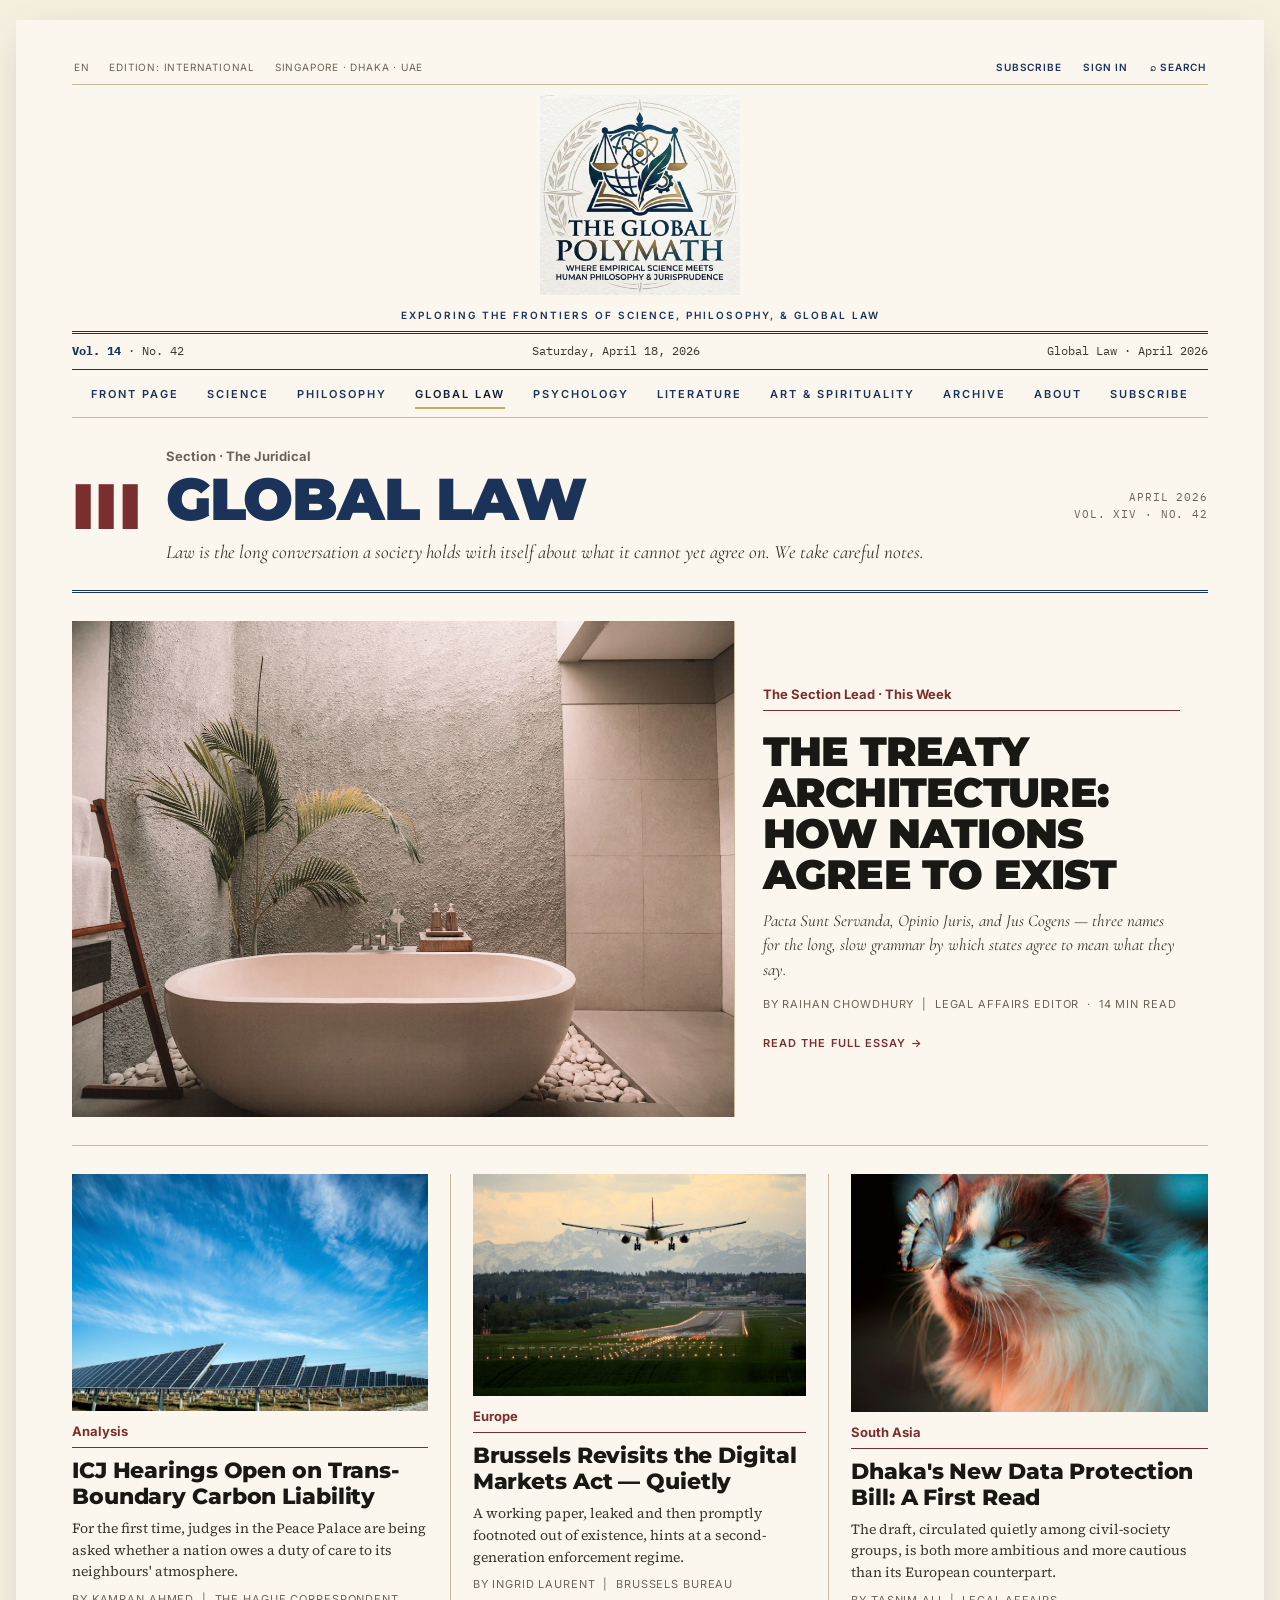
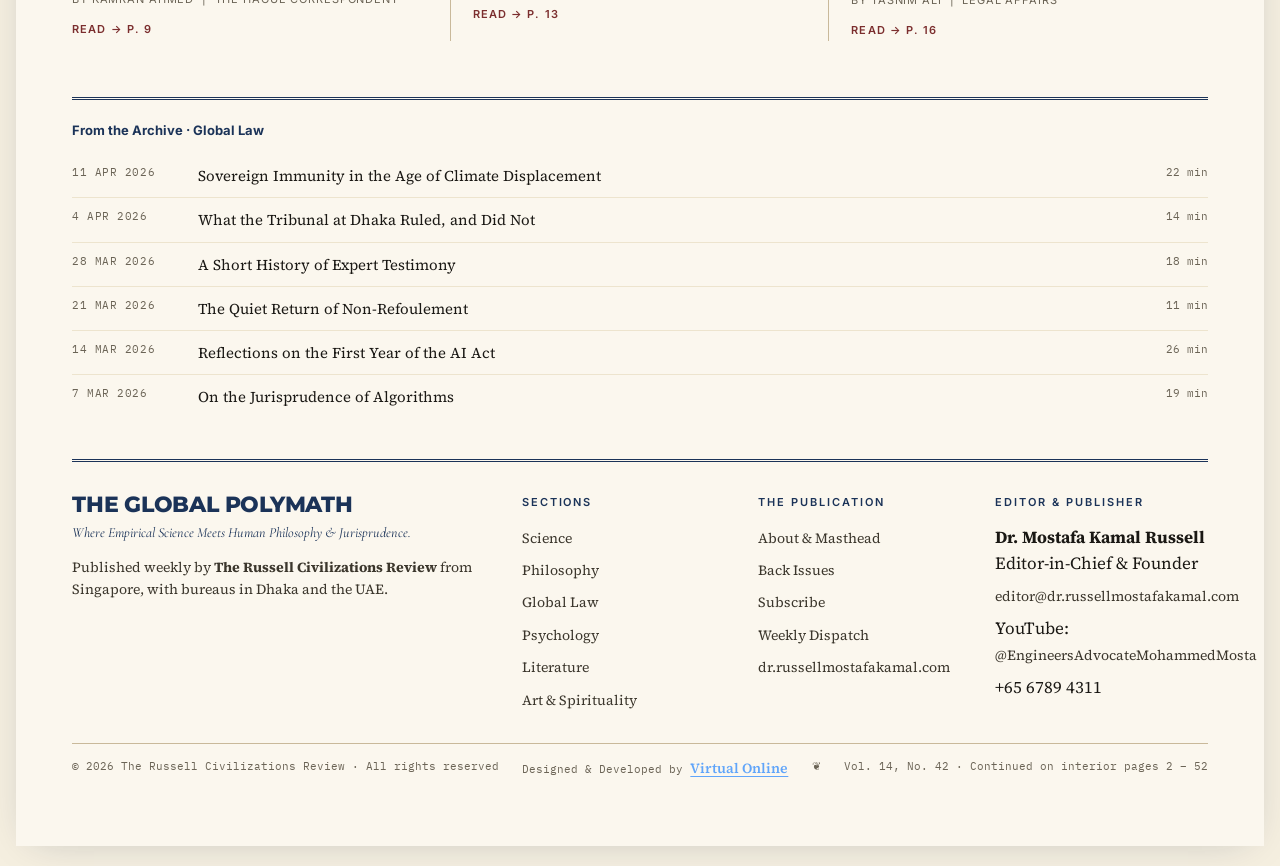
<file: section.html>
<!doctype html>
<html lang="en">
<head>
<meta charset="utf-8">
<meta name="viewport" content="width=device-width, initial-scale=1">
<title>Section — The Global Polymath</title>
<meta name="description" id="sectionMetaDesc" content="The Global Polymath's Global Law desk: analysis of treaties, tribunals, and the long conversation nations hold with themselves about what they cannot yet agree on.">
<meta property="og:image" id="sectionOgImage" content="https://theglobalpolymath.org/assets/img/intl-hague.jpg">
<link rel="icon" type="image/svg+xml" href="assets/emblem.svg">
<link rel="stylesheet" href="colors_and_type.css">
<link rel="stylesheet" href="site.css">
<style>
  .section-hero {
    padding: 28px 0 24px;
    border-bottom: 3px double var(--tgp-navy);
    display: grid;
    grid-template-columns: auto 1fr auto;
    gap: 24px;
    align-items: center;
    text-align: left;
  }
  .section-hero .roman {
    font-family: var(--font-display);
    font-weight: 900;
    font-size: 64px;
    color: var(--tgp-gold);
    line-height: 1;
    letter-spacing: .02em;
  }
  .section-hero .mid h1 {
    font-family: var(--font-display);
    font-weight: 900;
    font-size: clamp(34px, 4.6vw, 64px);
    line-height: 1.0;
    letter-spacing: -.02em;
    text-transform: uppercase;
    margin: 0 0 10px;
    color: var(--tgp-navy);
  }
  .section-hero .deck {
    font-family: var(--font-serif-alt);
    font-style: italic;
    font-size: clamp(16px, 1.5vw, 19px);
    line-height: 1.4;
    color: var(--tgp-ink-soft);
    max-width: 780px;
    margin: 0;
  }
  .section-hero .kick {
    font-family: var(--font-sans);
    font-weight: 700;
    font-size: 13px;
    letter-spacing: 0;
    text-transform: none;
    color: var(--tgp-ink-mute);
    margin-bottom: 4px;
  }
  .section-hero .date-tag {
    font-family: var(--font-mono);
    font-size: 11px;
    letter-spacing: .08em;
    text-transform: uppercase;
    color: var(--tgp-ink-mute);
    text-align: right;
  }
  @media (max-width: 700px) {
    .section-hero { grid-template-columns: 1fr; text-align: center; gap: 10px; padding: 18px 0; }
    .section-hero .date-tag { text-align: center; }
  }

  .section-lead {
    display: grid;
    grid-template-columns: 1.4fr 1fr;
    gap: 0;
    padding: 28px 0;
    border-bottom: 1px solid var(--tgp-rule-thin);
  }
  .section-lead .img {
    aspect-ratio: 4 / 3;
    border-right: 1px solid var(--tgp-rule-thin);
    background: var(--tgp-paper-deep);
    overflow: hidden;
  }
  .section-lead .img img {
    width: 100%; height: 100%;
    object-fit: cover;
    display: block;
    filter: contrast(1.04) saturate(0.95);
  }
  .section-lead .text { padding: 0 28px; display: flex; flex-direction: column; justify-content: center; }
  .section-lead h2 {
    font-family: var(--font-display);
    font-weight: 900;
    font-size: clamp(28px, 3.2vw, 44px);
    line-height: 1.0;
    letter-spacing: -.018em;
    text-transform: uppercase;
    margin: 10px 0 14px;
    color: var(--tgp-ink);
  }
  .section-lead h2 a { color: inherit; text-decoration: none; }
  .section-lead h2 a:hover { text-decoration: underline; }
  .section-lead p {
    font-family: var(--font-serif-alt);
    font-style: italic;
    font-size: 17px;
    line-height: 1.45;
    color: var(--tgp-ink-soft);
    margin: 0 0 14px;
  }

  .section-list {
    display: grid;
    grid-template-columns: 1fr 1fr 1fr;
    padding: 28px 0;
  }
  .section-list > article {
    padding: 0 22px;
    border-right: 1px solid var(--tgp-rule-thin);
  }
  .section-list > article:first-child { padding-left: 0; }
  .section-list > article:last-child  { padding-right: 0; border-right: 0; }
  .section-list .thumb {
    aspect-ratio: 3 / 2;
    margin-bottom: 10px;
    overflow: hidden;
    background: var(--tgp-paper-deep);
  }
  .section-list .thumb img {
    width: 100%; height: 100%;
    object-fit: cover;
    display: block;
    filter: contrast(1.04) saturate(0.95);
  }
  .section-list h3 {
    font-family: var(--font-headline);
    font-weight: 800;
    font-size: 22px;
    line-height: 1.18;
    color: var(--tgp-ink);
    margin: 0 0 8px;
    text-transform: none;
    letter-spacing: -.005em;
  }
  .section-list h3 a { color: inherit; text-decoration: none; }
  .section-list h3 a:hover { text-decoration: underline; }
  .section-list p {
    font-family: var(--font-serif);
    font-size: 14px;
    line-height: 1.55;
    color: var(--tgp-ink-soft);
    margin: 0 0 8px;
  }

  .section-archive {
    margin-top: 28px;
    padding-top: 20px;
    border-top: 3px double var(--tgp-navy);
  }
  .section-archive h4 {
    font-family: var(--font-sans);
    font-weight: 700;
    font-size: 13px;
    letter-spacing: 0;
    text-transform: none;
    color: var(--tgp-navy);
    margin: 0 0 14px;
  }
  .section-archive ul { list-style: none; padding: 0; margin: 0; }
  .section-archive li {
    display: grid;
    grid-template-columns: 110px 1fr 80px;
    gap: 16px;
    padding: 10px 0;
    border-bottom: 1px solid var(--tgp-paper-edge);
    font-family: var(--font-serif);
    font-size: 15px;
  }
  .section-archive li:last-child { border-bottom: 0; }
  .section-archive li .date {
    font-family: var(--font-mono);
    font-size: 11px;
    color: var(--tgp-ink-mute);
    letter-spacing: .05em;
    text-transform: uppercase;
  }
  .section-archive li a { color: var(--tgp-ink); text-decoration: none; }
  .section-archive li a:hover { color: var(--tgp-navy); text-decoration: underline; }
  .section-archive li .dur {
    font-family: var(--font-mono);
    font-size: 11px;
    color: var(--tgp-ink-mute);
    text-align: right;
  }

  @media (max-width: 900px) {
    .section-lead { grid-template-columns: 1fr; }
    .section-lead .img { border-right: 0; border-bottom: 1px solid var(--tgp-rule-thin); }
    .section-lead .text { padding: 18px 0 0; }
    .section-list { grid-template-columns: 1fr; }
    .section-list > article {
      padding: 18px 0;
      border-right: 0;
      border-bottom: 1px solid var(--tgp-paper-edge);
    }
    .section-list > article:last-child { border-bottom: 0; }
    .section-archive li {
      grid-template-columns: 80px 1fr;
      font-size: 14px;
    }
    .section-archive li .dur { display: none; }
  }
</style>
</head>
<body class="tgp">
  <div class="page-shell">
    <main class="page-body">

      <!-- Utility bar -->
      <div class="utility-bar">
        <div class="left">
          <span>EN</span>
          <span>Edition: International</span>
          <span>Singapore &middot; Dhaka &middot; UAE</span>
        </div>
        <div class="right">
          <a href="subscribe.html">Subscribe</a>
          <a href="#">Sign In</a>
          <a href="#" aria-label="Search">&#x2315; Search</a>
        </div>
      </div>

      <!-- Masthead — branded logo, small variant -->
      <header class="masthead masthead--small">
        <a class="logo-link" href="index.html" aria-label="The Global Polymath — Front Page">
          <img class="masthead-logo" src="assets/logo.jpg"
               alt="The Global Polymath" width="706" height="706">
        </a>
        <div class="masthead-tagline">Exploring the Frontiers of Science, Philosophy, &amp; Global Law</div>
      </header>

      <div class="dateline">
        <span><b>Vol. 14</b> &middot; No. 42</span>
        <span>Saturday, April 18, 2026</span>
        <span id="sectionLabel">Section</span>
      </div>

      <nav class="site-nav" aria-label="Primary" id="nav">
        <input type="checkbox" id="navToggle" class="nav-toggle" aria-hidden="true">
        <label for="navToggle" class="nav-hamburger" aria-label="Open menu">
          <span class="bars"><span class="bar"></span><span class="bar"></span><span class="bar"></span></span>
          <span><span class="open-label">Menu</span><span class="close-label">Close</span></span>
        </label>
        <div class="nav-menu">
          <a href="index.html">Front Page</a>
          <a href="section.html?s=science" data-sec="science">Science</a>
          <a href="section.html?s=philosophy" data-sec="philosophy">Philosophy</a>
          <a href="section.html?s=global-law" data-sec="global-law">Global Law</a>
          <a href="section.html?s=psychology" data-sec="psychology">Psychology</a>
          <a href="section.html?s=literature" data-sec="literature">Literature</a>
          <a href="section.html?s=spirituality" data-sec="spirituality">Art &amp; Spirituality</a>
          <a href="archive.html">Archive</a>
          <a href="about.html">About</a>
          <a href="subscribe.html">Subscribe</a>
        </div>
      </nav>

      <!-- Section hero -->
      <header class="section-hero">
        <div class="roman" id="sectionRoman">&sect;</div>
        <div class="mid">
          <div class="kick" id="sectionKicker">Section</div>
          <h1 id="sectionTitle">Global Law</h1>
          <p class="deck" id="sectionDeck">
            Law is the long conversation a society holds with itself about what it cannot yet agree on. We take careful notes.
          </p>
        </div>
        <div class="date-tag">April 2026<br>Vol. XIV &middot; No. 42</div>
      </header>

      <!-- Section lead -->
      <section class="section-lead">
        <div class="img"><img src="assets/img/section-hero.jpg" alt="Section lead photograph." loading="lazy"></div>
        <div class="text">
          <div class="kicker kicker--oxblood">The Section Lead &middot; This Week</div>
          <h2><a href="article.html">The Treaty Architecture: How Nations Agree to Exist</a></h2>
          <p>
            <i>Pacta Sunt Servanda</i>, <i>Opinio Juris</i>, and <i>Jus Cogens</i> &mdash;
            three names for the long, slow grammar by which states agree to mean what
            they say. We unpack the architecture and ask, in passing, whether it can
            survive the abundance the Webb instrument has just measured.
          </p>
          <div class="text-byline">By Raihan Chowdhury &nbsp;|&nbsp; Legal Affairs Editor &nbsp;&middot;&nbsp; 14 min read</div>
          <div style="margin-top:14px"><a class="text-more text-more--oxblood" href="article.html">Read the full essay &rarr;</a></div>
        </div>
      </section>

      <!-- Section list -->
      <section class="section-list">

        <article>
          <div class="thumb"><img src="assets/img/intl-hague.jpg" alt="The Peace Palace at The Hague." loading="lazy"></div>
          <div class="kicker kicker--oxblood">Analysis</div>
          <h3><a href="article.html">ICJ Hearings Open on Trans-Boundary Carbon Liability</a></h3>
          <p>For the first time, judges in the Peace Palace are being asked whether a
             nation owes a duty of care to its neighbours' atmosphere.</p>
          <div class="text-byline" style="margin-bottom:6px">By Kamran Ahmed &nbsp;|&nbsp; The Hague Correspondent</div>
          <a class="text-more text-more--oxblood" href="article.html">Read &rarr; p. 9</a>
        </article>

        <article>
          <div class="thumb"><img src="assets/img/intl-brussels.jpg" alt="Brussels." loading="lazy"></div>
          <div class="kicker kicker--oxblood">Europe</div>
          <h3><a href="article.html">Brussels Revisits the Digital Markets Act &mdash; Quietly</a></h3>
          <p>A working paper, leaked and then promptly footnoted out of existence,
             hints at a second-generation enforcement regime.</p>
          <div class="text-byline" style="margin-bottom:6px">By Ingrid Laurent &nbsp;|&nbsp; Brussels Bureau</div>
          <a class="text-more text-more--oxblood" href="article.html">Read &rarr; p. 13</a>
        </article>

        <article>
          <div class="thumb"><img src="assets/img/intl-monsoon.jpg" alt="South Asia." loading="lazy"></div>
          <div class="kicker kicker--oxblood">South Asia</div>
          <h3><a href="article.html">Dhaka's New Data Protection Bill: A First Read</a></h3>
          <p>The draft, circulated quietly among civil-society groups, is both more
             ambitious and more cautious than its European counterpart.</p>
          <div class="text-byline" style="margin-bottom:6px">By Tasnim Ali &nbsp;|&nbsp; Legal Affairs</div>
          <a class="text-more text-more--oxblood" href="article.html">Read &rarr; p. 16</a>
        </article>

      </section>

      <!-- Section archive -->
      <section class="section-archive">
        <h4>From the Archive &middot; Global Law</h4>
        <ul>
          <li>
            <span class="date">11 Apr 2026</span>
            <a href="article.html">Sovereign Immunity in the Age of Climate Displacement</a>
            <span class="dur">22 min</span>
          </li>
          <li>
            <span class="date">4 Apr 2026</span>
            <a href="article.html">What the Tribunal at Dhaka Ruled, and Did Not</a>
            <span class="dur">14 min</span>
          </li>
          <li>
            <span class="date">28 Mar 2026</span>
            <a href="article.html">A Short History of Expert Testimony</a>
            <span class="dur">18 min</span>
          </li>
          <li>
            <span class="date">21 Mar 2026</span>
            <a href="article.html">The Quiet Return of Non-Refoulement</a>
            <span class="dur">11 min</span>
          </li>
          <li>
            <span class="date">14 Mar 2026</span>
            <a href="article.html">Reflections on the First Year of the AI Act</a>
            <span class="dur">26 min</span>
          </li>
          <li>
            <span class="date">7 Mar 2026</span>
            <a href="article.html">On the Jurisprudence of Algorithms</a>
            <span class="dur">19 min</span>
          </li>
        </ul>
      </section>

      <!-- Footer -->
      <footer class="site-footer">
        <div class="site-footer-grid">
          <div>
            <div class="masthead-title-sm">The Global Polymath</div>
            <p style="font-family:var(--font-serif-alt);font-style:italic;color:var(--tgp-navy);margin:0 0 10px">
              Where Empirical Science Meets Human Philosophy &amp; Jurisprudence.
            </p>
            <p>Published weekly by <b>The Russell Civilizations Review</b> from Singapore, with bureaus in Dhaka and the UAE.</p>
          </div>
          <div>
            <h5>Sections</h5>
            <ul>
              <li><a href="section.html?s=science">Science</a></li>
              <li><a href="section.html?s=philosophy">Philosophy</a></li>
              <li><a href="section.html?s=global-law">Global Law</a></li>
              <li><a href="section.html?s=psychology">Psychology</a></li>
              <li><a href="section.html?s=literature">Literature</a></li>
              <li><a href="section.html?s=spirituality">Art &amp; Spirituality</a></li>
            </ul>
          </div>
          <div>
            <h5>The Publication</h5>
            <ul>
              <li><a href="about.html">About &amp; Masthead</a></li>
              <li><a href="archive.html">Back Issues</a></li>
              <li><a href="subscribe.html">Subscribe</a></li>
              <li><a href="newsletter.html">Weekly Dispatch</a></li>
              <li><a href="https://dr.russellmostafakamal.com">dr.russellmostafakamal.com</a></li>
            </ul>
          </div>
          <div>
            <h5>Editor &amp; Publisher</h5>
            <ul>
              <li><b>Dr. Mostafa Kamal Russell</b><br>Editor-in-Chief &amp; Founder</li>
              <li><a href="mailto:editor@dr.russellmostafakamal.com">editor@dr.russellmostafakamal.com</a></li>
              <li>YouTube: <a href="https://youtube.com/@EngineersAdvocateMohammedMosta">@EngineersAdvocateMohammedMosta</a></li>
              <li>+65 6789 4311</li>
            </ul>
          </div>
        </div>
        <div class="site-footer-meta">
          <span>&copy; 2026 The Russell Civilizations Review &middot; All rights reserved</span>
          <span>Designed &amp; Developed by <a href="https://www.virtualonline.website/" target="_blank" rel="noopener noreferrer" style="color:#60a5fa;text-decoration:underline;text-underline-offset:3px;font-weight:600;">Virtual Online</a></span>
          <span>&#10086;</span>
          <span>Vol. 14, No. 42 &middot; Continued on interior pages 2 &ndash; 52</span>
        </div>
      </footer>

    </main>
  </div>

<script>
  // Section configuration — reads ?s= from URL
  const SECTIONS = {
    science: {
      title: 'Science',
      kicker: 'Section &middot; The Empirical',
      roman: 'I',
      deck: 'We report the experiments that matter, and we insist on reporting what the experiments do not yet show.',
      description: "The Global Polymath's Science desk: rigorous coverage of physics, cosmology, and the experiments that matter — reported with honesty about what they do not yet show.",
      image: 'assets/img/hero-solar.jpg',
      kickerClass: 'kicker--forest',
      moreClass: 'text-more--forest',
      lead: {
        title: 'JWST: A New Measurement of the Early Universe',
        deck: 'The deep field that started this issue, in technical detail. Transmission spectroscopy, the water fingerprint, and an honest accounting of what the instrument cannot yet say.',
        byline: 'By Dr. Nadira Hossain &nbsp;|&nbsp; Science Correspondent &nbsp;&middot;&nbsp; 18 min read',
      },
    },
    philosophy: {
      title: 'Philosophy',
      kicker: 'Section &middot; The Examined',
      roman: 'II',
      deck: 'Philosophy, done in earnest, is the slowest of the public virtues. These pages are for readers in no hurry.',
      description: "The Global Polymath's Philosophy desk: careful, unhurried essays on the examined life, for readers willing to think slowly.",
      image: 'assets/img/lyceum-books.jpg',
      kickerClass: 'kicker--aubergine',
      moreClass: 'text-more--aubergine',
      lead: {
        title: 'Existentialism &amp; AI: Sartre vs The Algorithm',
        deck: 'Can a system that lacks bad faith ever know freedom? A long-form on the strange new burden of being a creature that asks the question.',
        byline: 'By Prof. Ishaan Dey &nbsp;|&nbsp; Editor, The Lyceum &nbsp;&middot;&nbsp; 22 min read',
      },
    },
    'global-law': {
      title: 'Global Law',
      kicker: 'Section &middot; The Juridical',
      roman: 'III',
      deck: 'Law is the long conversation a society holds with itself about what it cannot yet agree on. We take careful notes.',
      description: "The Global Polymath's Global Law desk: analysis of treaties, tribunals, and the long conversation nations hold with themselves about what they cannot yet agree on.",
      image: 'assets/img/intl-hague.jpg',
      kickerClass: 'kicker--oxblood',
      moreClass: 'text-more--oxblood',
      lead: {
        title: 'The Treaty Architecture: How Nations Agree to Exist',
        deck: '<i>Pacta Sunt Servanda</i>, <i>Opinio Juris</i>, and <i>Jus Cogens</i> &mdash; three names for the long, slow grammar by which states agree to mean what they say.',
        byline: 'By Raihan Chowdhury &nbsp;|&nbsp; Legal Affairs Editor &nbsp;&middot;&nbsp; 14 min read',
      },
    },
    psychology: {
      title: 'Psychology',
      kicker: 'Section &middot; The Inner Life',
      roman: 'IV',
      deck: 'Behavioural science, cautiously reported: the mind is harder to measure than the instruments that measure it.',
      description: "The Global Polymath's Psychology desk: cautious, evidence-led reporting on the inner life and the science of the mind.",
      image: 'assets/img/strip-psych.jpg',
      kickerClass: 'kicker--gold',
      moreClass: 'text-more--navy',
      lead: {
        title: 'Decoding the Id: A Modern Look at Freudian Conflict',
        deck: 'What 130 years of clinical practice has, and has not, taught us about the conflicts the deep field cannot photograph.',
        byline: 'By Dr. Anika Sen &nbsp;|&nbsp; Psychology Columnist &nbsp;&middot;&nbsp; 16 min read',
      },
    },
    literature: {
      title: 'Literature',
      kicker: 'Section &middot; Arts &amp; Letters',
      roman: 'V',
      deck: 'Good books and bad ones, patiently told apart. Three thousand years of human concern, told twice.',
      description: "The Global Polymath's Literature desk: the classical canon and contemporary letters, patiently told apart across three thousand years of human concern.",
      image: 'assets/img/strip-lit.jpg',
      kickerClass: 'kicker--ochre',
      moreClass: 'text-more--ochre',
      lead: {
        title: 'Homer to Shakespeare: Why the Classics Still Rule',
        deck: 'The classical canon as a single, distributed conversation across three millennia &mdash; and its relevance to a species that has just photographed the early universe.',
        byline: 'By Tasnim Ali &nbsp;|&nbsp; Arts &amp; Letters &nbsp;&middot;&nbsp; 20 min read',
      },
    },
    spirituality: {
      title: 'Art &amp; Spirituality',
      kicker: 'Section &middot; The Sacred Frontier',
      roman: 'VI',
      deck: 'Where the tradition of the soul meets the practice of the page. We read the mystics, the architects, and the working contemplatives.',
      description: "The Global Polymath's Art & Spirituality desk: where the tradition of the soul meets the practice of the page, from the mystics to the working contemplatives.",
      image: 'assets/logo.jpg',
      kickerClass: 'kicker--gold',
      moreClass: 'text-more--ochre',
      lead: {
        title: 'The Architecture of the Heart: Understanding Sufism',
        deck: 'A concluding column on <i>Tasawwuf</i> &mdash; the practice of purifying the soul to achieve divine proximity, read for the lay polymath.',
        byline: 'By Liton Sarker &nbsp;|&nbsp; Spirituality &amp; Letters &nbsp;&middot;&nbsp; 12 min read',
      },
    },
  };

  (function init() {
    const params = new URLSearchParams(location.search);
    const key = (params.get('s') || 'global-law').toLowerCase();
    const cfg = SECTIONS[key] || SECTIONS['global-law'];

    document.title = cfg.title.replace(/&amp;/g, '&') + ' — The Global Polymath';
    document.getElementById('sectionTitle').innerHTML = cfg.title;
    document.getElementById('sectionRoman').textContent = cfg.roman;
    document.getElementById('sectionKicker').innerHTML = cfg.kicker;
    document.getElementById('sectionDeck').textContent = cfg.deck;
    document.getElementById('sectionLabel').innerHTML = cfg.title + ' &middot; April 2026';
    document.getElementById('sectionMetaDesc').setAttribute('content', cfg.description);
    document.getElementById('sectionOgImage').setAttribute(
      'content',
      new URL(cfg.image, 'https://theglobalpolymath.org/').href
    );

    // Section lead
    const sl = document.querySelector('.section-lead');
    if (sl) {
      sl.querySelector('h2 a').innerHTML = cfg.lead.title;
      sl.querySelector('p').innerHTML = cfg.lead.deck;
      sl.querySelector('.text-byline').innerHTML = cfg.lead.byline;
    }

    // Highlight nav
    document.querySelectorAll('#nav a').forEach(a => {
      if (a.dataset.sec === key) a.classList.add('active');
    });

    // Recolor roman numeral and kickers
    const colorMap = {
      'kicker--forest': 'var(--tgp-forest)',
      'kicker--oxblood': 'var(--tgp-oxblood)',
      'kicker--aubergine': 'var(--tgp-aubergine)',
      'kicker--ochre': 'var(--tgp-ochre)',
      'kicker--gold': 'var(--tgp-gold-deep)',
    };
    const accent = colorMap[cfg.kickerClass] || 'var(--tgp-gold)';
    document.querySelector('.section-hero .roman').style.color = accent;

    // Swap kickers in body
    document.querySelectorAll('.section-lead .kicker, .section-list .kicker')
      .forEach(k => {
        k.classList.remove('kicker--oxblood','kicker--forest','kicker--aubergine','kicker--ochre','kicker--gold');
        k.classList.add(cfg.kickerClass);
      });
    document.querySelectorAll('.section-lead .text-more, .section-list .text-more')
      .forEach(m => {
        m.classList.remove('text-more--oxblood','text-more--forest','text-more--aubergine','text-more--ochre','text-more--navy');
        m.classList.add(cfg.moreClass);
      });

    document.querySelector('.section-archive h4').innerHTML = 'From the Archive &middot; ' + cfg.title;
  })();
</script>
</body>
</html>
</file>
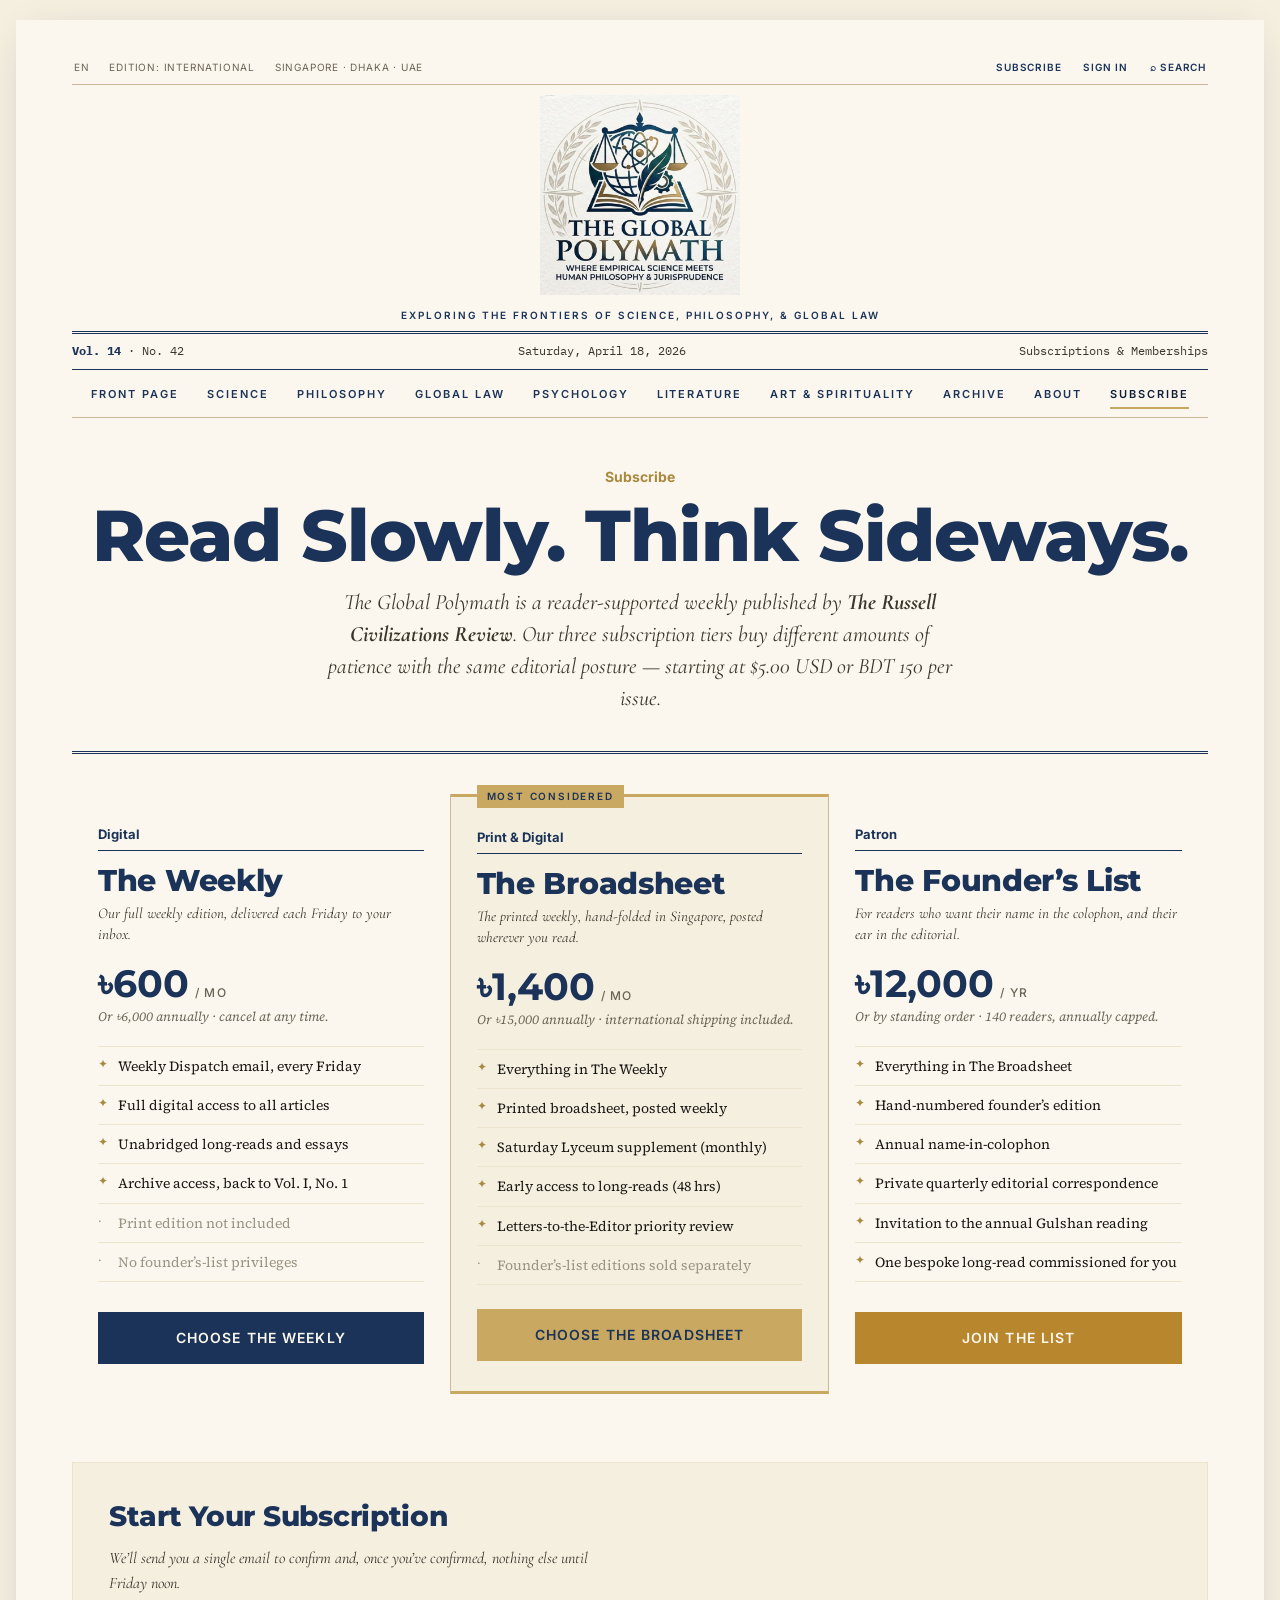
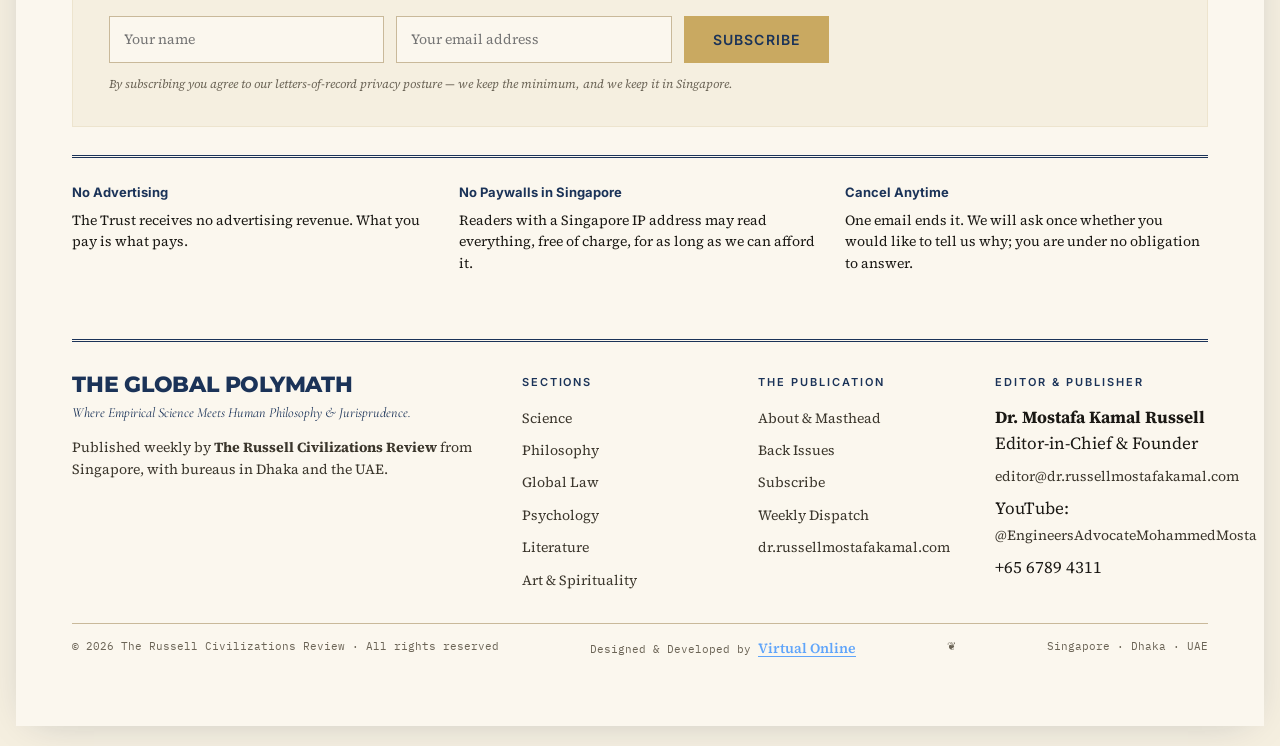
<file: subscribe.html>
<!doctype html>
<html lang="en">
<head>
<meta charset="utf-8">
<meta name="viewport" content="width=device-width, initial-scale=1">
<title>Subscribe — The Global Polymath</title>
<meta name="description" content="Subscribe to The Global Polymath, a reader-supported weekly from The Russell Civilizations Review. Three subscription tiers starting at $5.00 USD (BDT 150) per issue.">
<meta property="og:image" content="https://theglobalpolymath.org/assets/logo.jpg">
<link rel="icon" type="image/svg+xml" href="assets/emblem.svg">
<link rel="stylesheet" href="colors_and_type.css">
<link rel="stylesheet" href="site.css">
<style>
  .sub-hero {
    padding: 48px 0 36px;
    text-align: center;
    border-bottom: 3px double var(--tgp-navy);
  }
  .sub-hero .kick {
    font-family: var(--font-sans);
    font-weight: 700;
    font-size: 14px;
    letter-spacing: 0;
    text-transform: none;
    color: var(--tgp-gold-deep);
    margin-bottom: 10px;
  }
  .sub-hero h1 {
    font-family: var(--font-display);
    font-weight: 800;
    font-size: clamp(42px, 6vw, 72px);
    line-height: 1.05;
    letter-spacing: -.015em;
    color: var(--tgp-navy);
    margin: 0 0 14px;
  }
  .sub-hero .deck {
    font-family: var(--font-serif-alt);
    font-style: italic;
    font-size: clamp(18px, 2vw, 22px);
    line-height: 1.45;
    color: var(--tgp-ink-soft);
    max-width: 640px;
    margin: 0 auto;
  }

  .plans {
    padding: 40px 0;
    display: grid;
    grid-template-columns: repeat(3, 1fr);
    gap: 0;
  }
  .plan {
    padding: 30px 26px;
    border-right: 1px solid var(--tgp-rule-thin);
    display: flex;
    flex-direction: column;
    position: relative;
  }
  .plan:last-child { border-right: 0; }
  .plan.featured {
    background: var(--tgp-paper-deep);
    border-top: 3px solid var(--tgp-gold);
    border-bottom: 3px solid var(--tgp-gold);
  }
  .plan .badge {
    position: absolute;
    top: -12px;
    left: 26px;
    background: var(--tgp-gold);
    color: var(--tgp-navy);
    padding: 4px 10px;
    font-family: var(--font-sans);
    font-size: 10px;
    font-weight: 600;
    letter-spacing: .18em;
    text-transform: uppercase;
  }
  .plan .kicker {
    color: var(--tgp-navy);
    margin-bottom: 14px;
  }
  .plan h3 {
    font-family: var(--font-display);
    font-weight: 800;
    font-size: 30px;
    line-height: 1.08;
    letter-spacing: -.01em;
    color: var(--tgp-navy);
    margin: 0 0 6px;
  }
  .plan .blurb {
    font-family: var(--font-serif-alt);
    font-style: italic;
    font-size: 15px;
    line-height: 1.4;
    color: var(--tgp-ink-soft);
    margin: 0 0 20px;
  }
  .plan .price {
    font-family: var(--font-display);
    font-weight: 700;
    font-size: 38px;
    color: var(--tgp-navy);
    line-height: 1;
    margin-bottom: 4px;
  }
  .plan .price .per {
    font-family: var(--font-sans);
    font-size: 12px;
    font-weight: 500;
    color: var(--tgp-ink-mute);
    letter-spacing: .1em;
    text-transform: uppercase;
    margin-left: 6px;
  }
  .plan .price-note {
    font-family: var(--font-serif);
    font-style: italic;
    font-size: 13px;
    color: var(--tgp-ink-mute);
    margin: 0 0 18px;
  }
  .plan ul {
    list-style: none;
    padding: 0;
    margin: 0 0 24px;
    border-top: 1px solid var(--tgp-paper-edge);
  }
  .plan li {
    padding: 9px 0 9px 20px;
    border-bottom: 1px solid var(--tgp-paper-edge);
    font-family: var(--font-serif);
    font-size: 14px;
    line-height: 1.45;
    color: var(--tgp-ink);
    position: relative;
  }
  .plan li::before {
    content: '✦';
    position: absolute;
    left: 0;
    color: var(--tgp-gold-deep);
    font-size: 12px;
  }
  .plan li.muted { color: var(--tgp-ink-faint); }
  .plan li.muted::before { color: var(--tgp-ink-faint); content: '·'; }
  .plan .cta { margin-top: auto; }

  .sub-form {
    margin: 28px 0;
    padding: 32px 36px;
    background: var(--tgp-paper-deep);
    border: 1px solid var(--tgp-paper-edge);
  }
  .sub-form h2 {
    font-family: var(--font-display);
    font-weight: 800;
    font-size: 28px;
    color: var(--tgp-navy);
    letter-spacing: -.01em;
    margin: 0 0 8px;
  }
  .sub-form p {
    font-family: var(--font-serif-alt);
    font-style: italic;
    font-size: 16px;
    color: var(--tgp-ink-soft);
    margin: 0 0 20px;
    max-width: 520px;
  }
  .sub-form .row {
    display: grid;
    grid-template-columns: 1fr 1fr auto;
    gap: 12px;
    max-width: 720px;
  }
  .sub-form input,
  .sub-form button {
    font-family: var(--font-sans);
    font-size: 14px;
  }
  .sub-form input[type=email],
  .sub-form input[type=text] {
    padding: 12px 14px;
    border: 1px solid var(--tgp-rule-thin);
    background: var(--tgp-paper);
    color: var(--tgp-ink);
    border-radius: 0;
    font-family: var(--font-serif);
  }
  .sub-form input:focus {
    outline: none;
    border-color: var(--tgp-navy);
  }
  .sub-form .disclaim {
    font-family: var(--font-serif);
    font-size: 12px;
    color: var(--tgp-ink-mute);
    margin-top: 12px;
    font-style: italic;
  }

  .guarantee {
    padding: 24px 0;
    margin-top: 28px;
    border-top: 3px double var(--tgp-navy);
    display: grid;
    grid-template-columns: repeat(3, 1fr);
    gap: 24px;
  }
  .guarantee h4 {
    font-family: var(--font-sans);
    font-weight: 700;
    font-size: 13px;
    letter-spacing: 0;
    text-transform: none;
    color: var(--tgp-navy);
    margin: 0 0 8px;
  }
  .guarantee p {
    font-family: var(--font-serif);
    font-size: 14px;
    line-height: 1.55;
    color: var(--tgp-ink);
    margin: 0;
  }

  @media (max-width: 1100px) {
    .plans { grid-template-columns: 1fr; }
    .plan {
      border-right: 0;
      border-bottom: 1px solid var(--tgp-rule-thin);
    }
    .plan:last-child { border-bottom: 0; }
  }
  @media (max-width: 900px) {
    .sub-form .row { grid-template-columns: 1fr; }
    .guarantee { grid-template-columns: 1fr; }
  }
</style>
</head>
<body class="tgp">
  <div class="page-shell">
    <main class="page-body">

      <div class="utility-bar">
        <div class="left">
          <span>EN</span>
          <span>Edition: International</span>
          <span>Singapore &middot; Dhaka &middot; UAE</span>
        </div>
        <div class="right">
          <a href="subscribe.html">Subscribe</a>
          <a href="#">Sign In</a>
          <a href="#" aria-label="Search">&#x2315; Search</a>
        </div>
      </div>

      <header class="masthead masthead--small">
        <a class="logo-link" href="index.html" aria-label="The Global Polymath — Front Page">
          <img class="masthead-logo" src="assets/logo.jpg"
               alt="The Global Polymath" width="706" height="706">
        </a>
        <div class="masthead-tagline">Exploring the Frontiers of Science, Philosophy, &amp; Global Law</div>
      </header>

      <div class="dateline">
        <span><b>Vol. 14</b> &middot; No. 42</span>
        <span>Saturday, April 18, 2026</span>
        <span>Subscriptions &amp; Memberships</span>
      </div>

      <nav class="site-nav" aria-label="Primary">
        <input type="checkbox" id="navToggle" class="nav-toggle" aria-hidden="true">
        <label for="navToggle" class="nav-hamburger" aria-label="Open menu">
          <span class="bars"><span class="bar"></span><span class="bar"></span><span class="bar"></span></span>
          <span><span class="open-label">Menu</span><span class="close-label">Close</span></span>
        </label>
        <div class="nav-menu">
          <a href="index.html">Front Page</a>
          <a href="section.html?s=science">Science</a>
          <a href="section.html?s=philosophy">Philosophy</a>
          <a href="section.html?s=global-law">Global Law</a>
          <a href="section.html?s=psychology">Psychology</a>
          <a href="section.html?s=literature">Literature</a>
          <a href="section.html?s=spirituality">Art &amp; Spirituality</a>
          <a href="archive.html">Archive</a>
          <a href="about.html">About</a>
          <a href="subscribe.html" class="active">Subscribe</a>
        </div>
      </nav>

      <!-- Hero -->
      <header class="sub-hero">
        <div class="kick">Subscribe</div>
        <h1>Read Slowly. Think Sideways.</h1>
        <p class="deck">
          <i>The Global Polymath</i> is a reader-supported weekly published by
          <b>The Russell Civilizations Review</b>. Our three subscription tiers buy
          different amounts of patience with the same editorial posture &mdash;
          starting at $5.00 USD or BDT 150 per issue.
        </p>
      </header>

      <!-- Plans -->
      <section class="plans">

        <div class="plan">
          <div class="kicker">Digital</div>
          <h3>The Weekly</h3>
          <p class="blurb">Our full weekly edition, delivered each Friday to your inbox.</p>
          <div class="price">৳600<span class="per">/ mo</span></div>
          <p class="price-note">Or ৳6,000 annually &middot; cancel at any time.</p>
          <ul>
            <li>Weekly Dispatch email, every Friday</li>
            <li>Full digital access to all articles</li>
            <li>Unabridged long-reads and essays</li>
            <li>Archive access, back to Vol. I, No. 1</li>
            <li class="muted">Print edition not included</li>
            <li class="muted">No founder&rsquo;s-list privileges</li>
          </ul>
          <div class="cta">
            <a class="tgp-btn" href="#subscribe-form" style="width:100%;text-align:center;box-sizing:border-box">Choose The Weekly</a>
          </div>
        </div>

        <div class="plan featured">
          <div class="badge">Most Considered</div>
          <div class="kicker">Print &amp; Digital</div>
          <h3>The Broadsheet</h3>
          <p class="blurb">The printed weekly, hand-folded in Singapore, posted wherever you read.</p>
          <div class="price">৳1,400<span class="per">/ mo</span></div>
          <p class="price-note">Or ৳15,000 annually &middot; international shipping included.</p>
          <ul>
            <li>Everything in The Weekly</li>
            <li>Printed broadsheet, posted weekly</li>
            <li>Saturday Lyceum supplement (monthly)</li>
            <li>Early access to long-reads (48 hrs)</li>
            <li>Letters-to-the-Editor priority review</li>
            <li class="muted">Founder&rsquo;s-list editions sold separately</li>
          </ul>
          <div class="cta">
            <a class="tgp-btn tgp-btn--gold" href="#subscribe-form" style="width:100%;text-align:center;box-sizing:border-box">Choose The Broadsheet</a>
          </div>
        </div>

        <div class="plan">
          <div class="kicker kicker--ochre">Patron</div>
          <h3>The Founder&rsquo;s List</h3>
          <p class="blurb">For readers who want their name in the colophon, and their ear in the editorial.</p>
          <div class="price">৳12,000<span class="per">/ yr</span></div>
          <p class="price-note">Or by standing order &middot; 140 readers, annually capped.</p>
          <ul>
            <li>Everything in The Broadsheet</li>
            <li>Hand-numbered founder&rsquo;s edition</li>
            <li>Annual name-in-colophon</li>
            <li>Private quarterly editorial correspondence</li>
            <li>Invitation to the annual Gulshan reading</li>
            <li>One bespoke long-read commissioned for you</li>
          </ul>
          <div class="cta">
            <a class="tgp-btn" href="#subscribe-form" style="width:100%;text-align:center;box-sizing:border-box;background:var(--tgp-ochre);border-color:var(--tgp-ochre)">Join the List</a>
          </div>
        </div>

      </section>

      <!-- Form -->
      <section class="sub-form" id="subscribe-form">
        <h2>Start Your Subscription</h2>
        <p>We&rsquo;ll send you a single email to confirm and, once you&rsquo;ve
           confirmed, nothing else until Friday noon.</p>
        <form onsubmit="event.preventDefault(); this.innerHTML='<div class=&quot;text-mono&quot; style=&quot;font-size:14px;color:var(--tgp-navy);padding:10px 0&quot;>Thank you. A confirmation has been dispatched to your inbox.</div>'">
          <div class="row">
            <input type="text" placeholder="Your name" required aria-label="Name">
            <input type="email" placeholder="Your email address" required aria-label="Email">
            <button type="submit" class="tgp-btn tgp-btn--gold">Subscribe</button>
          </div>
          <div class="disclaim">
            By subscribing you agree to our letters-of-record privacy posture &mdash;
            we keep the minimum, and we keep it in Singapore.
          </div>
        </form>
      </section>

      <!-- Guarantees -->
      <section class="guarantee">
        <div>
          <h4>No Advertising</h4>
          <p>The Trust receives no advertising revenue. What you pay is what pays.</p>
        </div>
        <div>
          <h4>No Paywalls in Singapore</h4>
          <p>Readers with a Singapore IP address may read everything, free of charge,
             for as long as we can afford it.</p>
        </div>
        <div>
          <h4>Cancel Anytime</h4>
          <p>One email ends it. We will ask once whether you would like to tell us why;
             you are under no obligation to answer.</p>
        </div>
      </section>

      <!-- Footer -->
      <footer class="site-footer">
        <div class="site-footer-grid">
          <div>
            <div class="masthead-title-sm">The Global Polymath</div>
            <p style="font-family:var(--font-serif-alt);font-style:italic;color:var(--tgp-navy);margin:0 0 10px">
              Where Empirical Science Meets Human Philosophy &amp; Jurisprudence.
            </p>
            <p>Published weekly by <b>The Russell Civilizations Review</b> from Singapore, with bureaus in Dhaka and the UAE.</p>
          </div>
          <div>
            <h5>Sections</h5>
            <ul>
              <li><a href="section.html?s=science">Science</a></li>
              <li><a href="section.html?s=philosophy">Philosophy</a></li>
              <li><a href="section.html?s=global-law">Global Law</a></li>
              <li><a href="section.html?s=psychology">Psychology</a></li>
              <li><a href="section.html?s=literature">Literature</a></li>
              <li><a href="section.html?s=spirituality">Art &amp; Spirituality</a></li>
            </ul>
          </div>
          <div>
            <h5>The Publication</h5>
            <ul>
              <li><a href="about.html">About &amp; Masthead</a></li>
              <li><a href="archive.html">Back Issues</a></li>
              <li><a href="subscribe.html">Subscribe</a></li>
              <li><a href="newsletter.html">Weekly Dispatch</a></li>
              <li><a href="https://dr.russellmostafakamal.com">dr.russellmostafakamal.com</a></li>
            </ul>
          </div>
          <div>
            <h5>Editor &amp; Publisher</h5>
            <ul>
              <li><b>Dr. Mostafa Kamal Russell</b><br>Editor-in-Chief &amp; Founder</li>
              <li><a href="mailto:editor@dr.russellmostafakamal.com">editor@dr.russellmostafakamal.com</a></li>
              <li>YouTube: <a href="https://youtube.com/@EngineersAdvocateMohammedMosta">@EngineersAdvocateMohammedMosta</a></li>
              <li>+65 6789 4311</li>
            </ul>
          </div>
        </div>
        <div class="site-footer-meta">
          <span>&copy; 2026 The Russell Civilizations Review &middot; All rights reserved</span>
          <span>Designed &amp; Developed by <a href="https://www.virtualonline.website/" target="_blank" rel="noopener noreferrer" style="color:#60a5fa;text-decoration:underline;text-underline-offset:3px;font-weight:600;">Virtual Online</a></span>
          <span>&#10086;</span>
          <span>Singapore &middot; Dhaka &middot; UAE</span>
        </div>
      </footer>

    </main>
  </div>
</body>
</html>
</file>
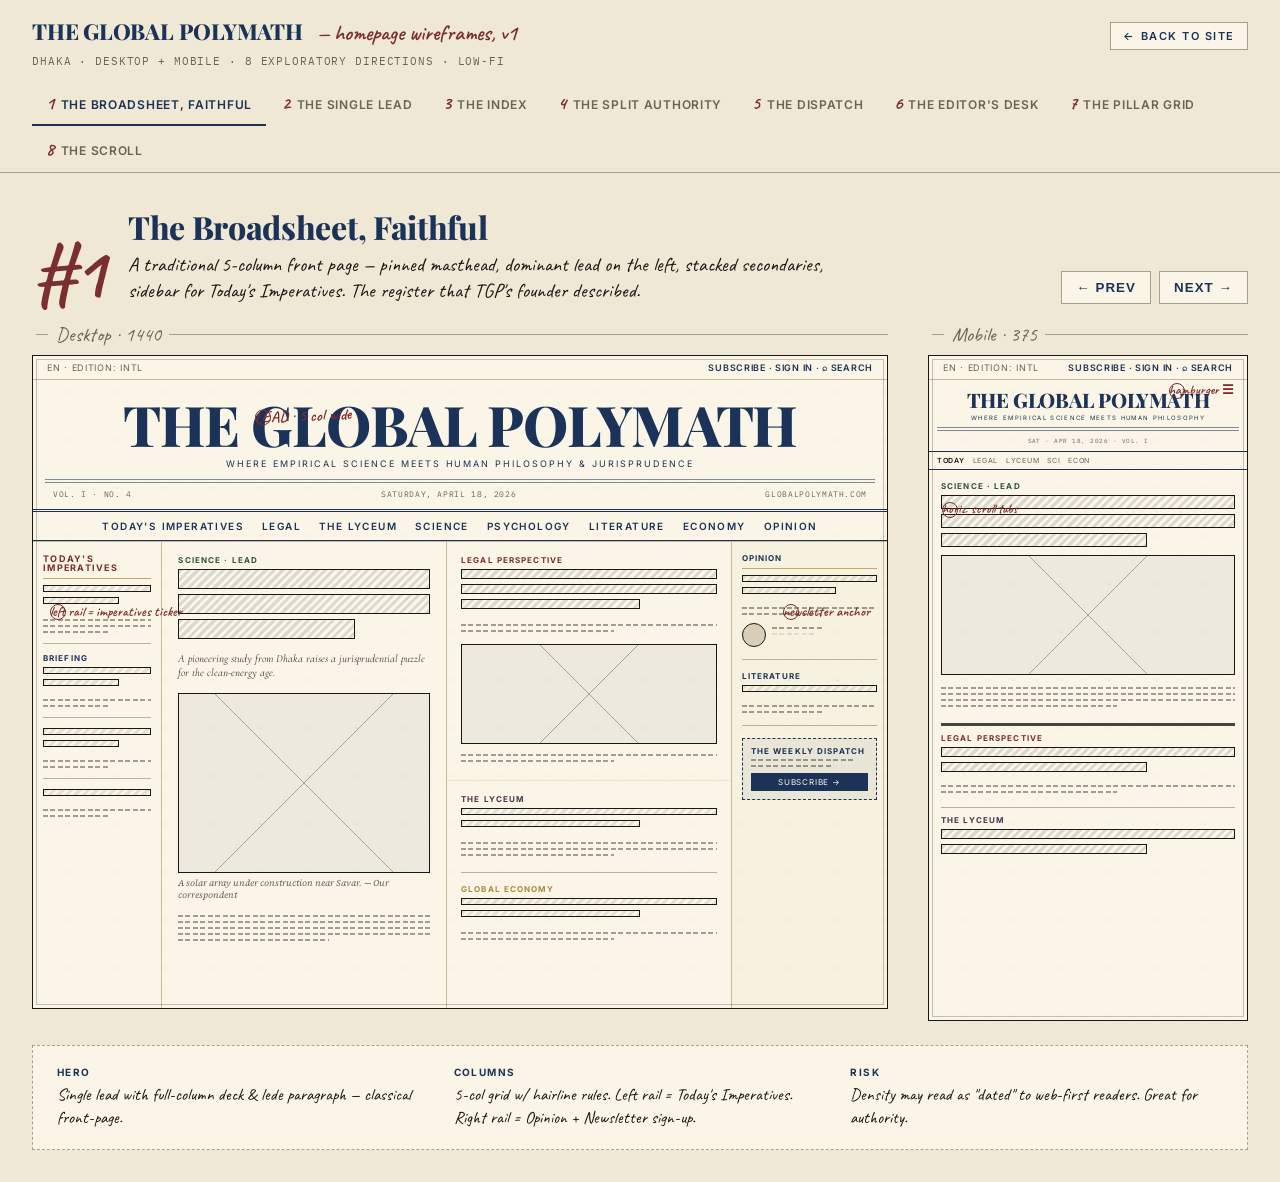
<file: wireframes.html>
<!doctype html>
<html lang="en">
<head>
<meta charset="utf-8" />
<title>The Global Polymath — Homepage Wireframes</title>
<link rel="stylesheet" href="colors_and_type.css" />
<link rel="icon" type="image/svg+xml" href="assets/emblem.svg" />
<link href="https://fonts.googleapis.com/css2?family=Caveat:wght@400;500;600;700&family=Kalam:wght@300;400;700&family=Gloria+Hallelujah&display=swap" rel="stylesheet">
<style>
  :root {
    --sketch-ink: #1a1814;
    --sketch-faint: #6b6456;
    --sketch-box: #d9cfb8;
    --sketch-box-strong: #a8a090;
    --sketch-paper: #faf5e6;
    --sketch-shade: rgba(27, 51, 88, 0.06);
    --sketch-accent: #1B3358;
    --sketch-gold: #C9A961;
    --sketch-red: #7B2E2E;
  }

  * { box-sizing: border-box; }
  html, body { margin: 0; padding: 0; }

  body {
    background: #efe8d4;
    font-family: 'Source Serif 4', Georgia, serif;
    color: var(--sketch-ink);
    min-height: 100vh;
  }

  /* -------- app chrome -------- */
  .app-head {
    position: sticky; top: 0; z-index: 50;
    background: #efe8d4;
    border-bottom: 1px solid var(--sketch-box-strong);
    padding: 16px 32px 0;
  }
  .app-title {
    display: flex; align-items: baseline; gap: 14px;
    font-family: 'Playfair Display', serif;
    margin: 0 0 4px;
  }
  .app-title .name {
    font-weight: 800;
    font-size: 22px;
    letter-spacing: -0.01em;
    color: var(--sketch-accent);
    text-transform: uppercase;
  }
  .app-title .sub {
    font-family: 'Caveat', cursive;
    font-size: 22px;
    color: var(--sketch-red);
    font-weight: 600;
  }
  .app-meta {
    font-family: 'IBM Plex Mono', monospace;
    font-size: 11px;
    color: var(--sketch-faint);
    letter-spacing: 0.08em;
    text-transform: uppercase;
    margin-bottom: 14px;
  }

  .tabs {
    display: flex; flex-wrap: wrap; gap: 2px;
    border-bottom: 1px solid var(--sketch-box-strong);
    margin-bottom: -1px;
  }
  .tab {
    font-family: 'Inter', sans-serif;
    font-size: 12px;
    letter-spacing: 0.06em;
    text-transform: uppercase;
    font-weight: 600;
    padding: 10px 14px;
    background: transparent;
    border: none;
    border-bottom: 2px solid transparent;
    color: var(--sketch-faint);
    cursor: pointer;
    position: relative;
    white-space: nowrap;
  }
  .tab .num {
    font-family: 'Caveat', cursive;
    font-size: 18px;
    color: var(--sketch-red);
    margin-right: 6px;
    font-weight: 700;
  }
  .tab.active {
    color: var(--sketch-accent);
    border-bottom-color: var(--sketch-accent);
  }
  .tab:hover:not(.active) { color: var(--sketch-ink); }

  /* -------- stage -------- */
  .stage {
    padding: 32px;
    max-width: 1600px;
    margin: 0 auto;
  }

  .var-head {
    display: grid;
    grid-template-columns: auto 1fr auto;
    gap: 24px;
    align-items: end;
    margin-bottom: 18px;
  }
  .var-num {
    font-family: 'Caveat', cursive;
    font-size: 72px;
    font-weight: 700;
    line-height: 0.8;
    color: var(--sketch-red);
    transform: rotate(-4deg);
  }
  .var-title {
    font-family: 'Playfair Display', serif;
    font-size: 32px;
    font-weight: 800;
    color: var(--sketch-accent);
    margin: 0 0 4px;
    letter-spacing: -0.01em;
  }
  .var-desc {
    font-family: 'Caveat', cursive;
    font-size: 20px;
    color: var(--sketch-ink);
    max-width: 700px;
    line-height: 1.3;
  }
  .var-nav {
    display: flex; gap: 8px;
    font-family: 'Inter', sans-serif;
    font-size: 12px;
  }
  .nav-btn {
    padding: 8px 14px;
    background: var(--sketch-paper);
    border: 1px solid var(--sketch-box-strong);
    cursor: pointer;
    letter-spacing: 0.08em;
    text-transform: uppercase;
    font-weight: 600;
    color: var(--sketch-accent);
  }
  .nav-btn:hover { background: var(--sketch-accent); color: var(--sketch-paper); }

  /* -------- layout: desktop + mobile -------- */
  .pair {
    display: grid;
    grid-template-columns: 1fr 320px;
    gap: 40px;
    align-items: start;
  }
  .device-label {
    font-family: 'Caveat', cursive;
    font-size: 20px;
    color: var(--sketch-faint);
    margin: 0 0 8px 4px;
    display: flex; align-items: center; gap: 8px;
  }
  .device-label::before {
    content: ""; width: 12px; height: 1px; background: var(--sketch-box-strong);
  }
  .device-label::after {
    content: ""; flex: 1; height: 1px; background: var(--sketch-box-strong);
  }

  /* -------- sketch primitives -------- */
  .sheet {
    background: var(--sketch-paper);
    border: 1.5px solid var(--sketch-ink);
    position: relative;
    overflow: hidden;
    /* subtle paper noise */
    background-image:
      radial-gradient(rgba(27,51,88,0.04) 1px, transparent 1px),
      radial-gradient(rgba(123,46,46,0.03) 1px, transparent 1px);
    background-size: 24px 24px, 48px 48px;
    background-position: 0 0, 12px 12px;
  }
  .sheet.desktop { aspect-ratio: 1440 / 1100; width: 100%; }
  .sheet.mobile { aspect-ratio: 375 / 780; width: 100%; }

  /* sketchy, hand-drawn border */
  .sheet::after {
    content: "";
    position: absolute; inset: 3px;
    border: 0.5px solid rgba(26,24,20,0.25);
    pointer-events: none;
  }

  /* the actual wire layout is an absolutely-positioned canvas system */
  .wire {
    position: absolute; inset: 0;
    display: flex; flex-direction: column;
  }

  /* sketchy dashed/solid box primitives */
  .box {
    border: 1px solid var(--sketch-ink);
    background: transparent;
    position: relative;
  }
  .box.shaded { background: var(--sketch-shade); }
  .box.dashed { border-style: dashed; }
  .box.filled-navy { background: var(--sketch-accent); color: var(--sketch-paper); }
  .box.filled-gold { background: var(--sketch-gold); }

  /* image placeholder — diagonal X */
  .img-ph {
    background:
      linear-gradient(45deg, transparent calc(50% - 0.5px), var(--sketch-box-strong) calc(50% - 0.5px), var(--sketch-box-strong) calc(50% + 0.5px), transparent calc(50% + 0.5px)),
      linear-gradient(-45deg, transparent calc(50% - 0.5px), var(--sketch-box-strong) calc(50% - 0.5px), var(--sketch-box-strong) calc(50% + 0.5px), transparent calc(50% + 0.5px)),
      var(--sketch-shade);
    border: 1px solid var(--sketch-ink);
  }

  /* text line placeholder — hatched, reads as lorem body */
  .line {
    height: 3px;
    background: repeating-linear-gradient(90deg,
      rgba(26,24,20,0.55) 0 6px,
      transparent 6px 8px,
      rgba(26,24,20,0.55) 8px 14px,
      transparent 14px 17px);
    margin: 4px 0;
    border-radius: 0;
  }
  .line.thin {
    height: 2px;
    background: repeating-linear-gradient(90deg,
      rgba(26,24,20,0.4) 0 5px,
      transparent 5px 7px,
      rgba(26,24,20,0.4) 7px 12px,
      transparent 12px 15px);
  }
  .line.short { width: 60%; }
  .line.med { width: 80%; }
  .line.xs { width: 40%; }

  /* headline bar — outlined, hatched fill so it reads as "big text" */
  .hd {
    height: 14px;
    border: 1px solid var(--sketch-ink);
    background: repeating-linear-gradient(135deg,
      rgba(27,51,88,0.14) 0 3px,
      transparent 3px 6px);
    margin: 5px 0;
    position: relative;
  }
  .hd.sm { height: 10px; }
  .hd.xs {
    height: 7px;
    background: repeating-linear-gradient(135deg,
      rgba(27,51,88,0.10) 0 3px,
      transparent 3px 6px);
  }
  .hd.short { width: 70%; }
  .hd.xshort { width: 50%; }

  /* kicker pill */
  .kicker {
    font-family: 'Inter', sans-serif;
    font-size: 8px;
    letter-spacing: 0.14em;
    text-transform: uppercase;
    font-weight: 700;
    color: var(--sketch-accent);
    margin-bottom: 4px;
    line-height: 1;
  }
  .kicker.oxblood { color: var(--sketch-red); }
  .kicker.gold { color: #A8893F; }
  .kicker.forest { color: #2E5339; }
  .kicker.aubergine { color: #4B2E4F; }

  /* handwritten annotation */
  .note {
    position: absolute;
    font-family: 'Caveat', cursive;
    font-size: 16px;
    color: var(--sketch-red);
    font-weight: 600;
    line-height: 1.1;
    pointer-events: none;
    z-index: 5;
  }
  .note::before {
    content: "";
    position: absolute;
    width: 14px; height: 14px;
    border: 1.5px solid var(--sketch-red);
    border-radius: 50%;
    background: transparent;
  }
  .note.bubble {
    background: #fff8d0;
    padding: 4px 8px;
    border: 1px dashed var(--sketch-red);
    transform: rotate(-1.5deg);
  }
  .note.arrow-r::after {
    content: "→"; margin-left: 4px; font-family: serif;
  }
  .note.arrow-l::before {
    content: "←"; margin-right: 4px; font-family: serif;
    border: none; width: auto; height: auto; position: static;
  }

  /* The real masthead — looks like TGP */
  .mast {
    font-family: 'Playfair Display', serif;
    font-weight: 800;
    color: var(--sketch-accent);
    letter-spacing: -0.02em;
    text-transform: uppercase;
    text-align: center;
    line-height: 1;
  }

  .tagline {
    font-family: 'Inter', sans-serif;
    text-transform: uppercase;
    letter-spacing: 0.22em;
    text-align: center;
    color: var(--sketch-accent);
    font-size: 9px;
  }

  .dateline-sm {
    font-family: 'IBM Plex Mono', monospace;
    font-size: 8px;
    letter-spacing: 0.08em;
    text-transform: uppercase;
    color: var(--sketch-faint);
  }

  /* global rules */
  .rule { height: 1px; background: var(--sketch-ink); opacity: 0.55; }
  .rule.thick { height: 3px; opacity: 0.8; }
  .rule.double { height: 4px; border-top: 1px solid var(--sketch-accent); border-bottom: 1px solid var(--sketch-accent); background: transparent; }
  .rule.gold { background: var(--sketch-gold); height: 1px; opacity: 1; }
  .rule.v { width: 1px; height: auto; background: var(--sketch-box-strong); }

  /* panels */
  .var-panel { display: none; }
  .var-panel.active { display: block; }

  /* annotations block under the pair */
  .annotations {
    margin-top: 24px;
    display: grid;
    grid-template-columns: repeat(3, 1fr);
    gap: 24px;
    padding: 20px 24px;
    background: var(--sketch-paper);
    border: 1px dashed var(--sketch-box-strong);
  }
  .anno h4 {
    font-family: 'Inter', sans-serif;
    font-size: 10px;
    letter-spacing: 0.14em;
    text-transform: uppercase;
    color: var(--sketch-accent);
    margin: 0 0 6px;
    font-weight: 700;
  }
  .anno p {
    font-family: 'Caveat', cursive;
    font-size: 17px;
    line-height: 1.35;
    margin: 0;
    color: var(--sketch-ink);
  }

  /* tweaks panel */
  #tweaks {
    display: none;
    position: fixed; bottom: 20px; right: 20px;
    background: var(--sketch-paper);
    border: 2px solid var(--sketch-ink);
    padding: 16px 18px;
    width: 260px;
    font-family: 'Inter', sans-serif;
    font-size: 12px;
    z-index: 100;
    box-shadow: 4px 4px 0 rgba(27,51,88,0.2);
  }
  #tweaks.on { display: block; }
  #tweaks h3 {
    font-family: 'Playfair Display', serif;
    font-weight: 800;
    font-size: 16px;
    margin: 0 0 4px;
    color: var(--sketch-accent);
    text-transform: uppercase;
    letter-spacing: -0.01em;
  }
  #tweaks .t-sub {
    font-family: 'Caveat', cursive;
    font-size: 15px;
    color: var(--sketch-red);
    margin-bottom: 12px;
  }
  #tweaks label {
    display: block;
    margin: 10px 0 4px;
    letter-spacing: 0.08em;
    text-transform: uppercase;
    font-size: 10px;
    font-weight: 600;
    color: var(--sketch-faint);
  }
  #tweaks .seg {
    display: flex; border: 1px solid var(--sketch-ink);
  }
  #tweaks .seg button {
    flex: 1;
    background: transparent; border: none;
    padding: 6px 4px;
    font-family: inherit;
    font-size: 11px;
    cursor: pointer;
    letter-spacing: 0.04em;
    font-weight: 600;
    color: var(--sketch-ink);
  }
  #tweaks .seg button + button { border-left: 1px solid var(--sketch-ink); }
  #tweaks .seg button.on {
    background: var(--sketch-accent); color: var(--sketch-paper);
  }

  /* sketchiness modifiers */
  body.sketch-lo .sheet::after { display: none; }
  body.sketch-lo .note { opacity: 0; }

  body.sketch-hi {
    /* amp up: rotate boxes a touch, wobbly borders */
  }
  body.sketch-hi .box,
  body.sketch-hi .img-ph,
  body.sketch-hi .sheet { filter: url(#wobble); }

  /* hide mobile pane toggle */
  body.hide-mobile .pair { grid-template-columns: 1fr; }
  body.hide-mobile .pair .mobile-wrap { display: none; }
</style>
</head>
<body class="sketch-med">

<!-- SVG filter for "wobble" sketchy edges -->
<svg width="0" height="0" style="position:absolute">
  <filter id="wobble">
    <feTurbulence type="fractalNoise" baseFrequency="0.02" numOctaves="2" seed="7" />
    <feDisplacementMap in="SourceGraphic" scale="1.2" />
  </filter>
</svg>

<header class="app-head">
  <h1 class="app-title">
    <span class="name">The Global Polymath</span>
    <span class="sub">— homepage wireframes, v1</span>
    <a href="index.html" style="margin-left:auto;font-family:'Inter',sans-serif;font-size:11px;letter-spacing:.14em;text-transform:uppercase;font-weight:600;color:var(--sketch-accent);text-decoration:none;border:1px solid var(--sketch-box-strong);padding:6px 12px;background:var(--sketch-paper);">← Back to Site</a>
  </h1>
  <div class="app-meta">Dhaka · Desktop + Mobile · 8 exploratory directions · Low-fi</div>
  <nav class="tabs" id="tabs"></nav>
</header>

<main id="stage" class="stage"></main>

<!-- Tweaks panel -->
<div id="tweaks">
  <h3>Tweaks</h3>
  <div class="t-sub">for the wireframes</div>

  <label>Sketchiness</label>
  <div class="seg" data-tweak="sketch">
    <button data-val="lo">Clean</button>
    <button data-val="med" class="on">Med</button>
    <button data-val="hi">Wobbly</button>
  </div>

  <label>Mobile pane</label>
  <div class="seg" data-tweak="mobile">
    <button data-val="show" class="on">Show</button>
    <button data-val="hide">Hide</button>
  </div>

  <label>Annotations</label>
  <div class="seg" data-tweak="notes">
    <button data-val="on" class="on">On</button>
    <button data-val="off">Off</button>
  </div>
</div>

<script src="wireframes.js"></script>
</body>
</html>
</file>
<file: colors_and_type.css>
/* =========================================================
   THE GLOBAL POLYMATH — Design Tokens
   "Where Empirical Science Meets Human Philosophy & Jurisprudence"
   ========================================================= */

/* Webfonts — compact-tabloid type system per Dr. Mostafa Kamal Russell's spec.
   Headlines + masthead: Montserrat (bold sans-serif, Helvetica/Montserrat family).
   Body: Source Serif 4 (Times/Georgia family).
   Decks/pull quotes: Cormorant Garamond italic.
   Mono: IBM Plex Mono for date/issue stamps.
   UI labels: Inter. */
@import url('https://fonts.googleapis.com/css2?family=Montserrat:wght@400;500;600;700;800;900&family=Cormorant+Garamond:ital,wght@0,400;0,500;0,600;0,700;1,400;1,600&family=Source+Serif+4:ital,opsz,wght@0,8..60,400;0,8..60,500;0,8..60,600;0,8..60,700;1,8..60,400&family=Inter:wght@400;500;600;700&family=IBM+Plex+Mono:wght@400;500&family=Playfair+Display:ital,wght@0,700;0,800;0,900;1,700&display=swap');

:root {
  /* ----------  BRAND CORE  ---------- */
  --tgp-navy:        #1B3358;   /* primary masthead ink */
  --tgp-navy-deep:   #0F1F3A;   /* headers on dark, emblem shadow */
  --tgp-navy-soft:   #2A4771;   /* rules, secondary headlines */
  --tgp-gold:        #C9A961;   /* emblem, rules, accents */
  --tgp-gold-deep:   #A8893F;   /* gold hover / pressed */
  --tgp-gold-soft:   #E5D3A0;   /* subtle gold washes */

  /* ----------  PAPER / NEUTRALS  ---------- */
  --tgp-paper:       #FBF7EE;   /* default page background — warm newsprint */
  --tgp-paper-deep:  #F5EFE0;   /* sectional backgrounds */
  --tgp-paper-edge:  #EDE4CE;   /* card borders, masthead rules */
  --tgp-ink:         #1A1814;   /* body text */
  --tgp-ink-soft:    #3B362C;   /* secondary body */
  --tgp-ink-mute:    #6B6456;   /* captions, metadata, bylines */
  --tgp-ink-faint:   #9A9382;   /* dividers, footnote text */
  --tgp-rule:        #1B3358;   /* masthead hairline rules */
  --tgp-rule-thin:   #C9B99A;   /* body rule lines */

  /* ----------  SEMANTIC (editorial)  ---------- */
  --tgp-oxblood:     #7B2E2E;   /* "Legal Perspective" section color */
  --tgp-forest:      #2E5339;   /* "Science" section color */
  --tgp-aubergine:   #4B2E4F;   /* "The Lyceum" / Philosophy */
  --tgp-ochre:       #B8862C;   /* "Literature" / tags */

  /* ----------  BASE TYPE FAMILIES  ---------- */
  --font-display:    'Montserrat', 'Helvetica Neue', 'Arial Black', system-ui, sans-serif;  /* masthead, cover, display headlines */
  --font-headline:   'Montserrat', 'Helvetica Neue', system-ui, sans-serif;                  /* h1-h4 */
  --font-serif:      'Source Serif 4', 'Georgia', 'Times New Roman', Cambria, serif;          /* body */
  --font-serif-alt:  'Cormorant Garamond', 'Garamond', Georgia, serif;                        /* pull quotes, decks */
  --font-sans:       'Inter', 'Helvetica Neue', system-ui, sans-serif;                         /* UI, labels */
  --font-mono:       'IBM Plex Mono', ui-monospace, Menlo, monospace;                          /* dates, issue stamps */
  --font-fancy:      'Playfair Display', 'Didot', Georgia, serif;                              /* legacy serif accents (rare) */

  /* ----------  TYPE SCALE  ---------- */
  --fs-masthead:     clamp(56px, 9vw, 128px);   /* "THE GLOBAL POLYMATH" */
  --fs-display:      clamp(40px, 5vw, 72px);    /* lead headline */
  --fs-h1:           clamp(32px, 3.6vw, 52px);
  --fs-h2:           clamp(24px, 2.6vw, 36px);
  --fs-h3:           20px;
  --fs-h4:           17px;
  --fs-body:         17px;                       /* body serif */
  --fs-body-sm:      15px;
  --fs-caption:      13px;
  --fs-kicker:       11px;                       /* small-caps section labels */
  --fs-tagline:      14px;

  /* ----------  LEADING  ---------- */
  --lh-display:      0.95;     /* tight bold sans-serif headlines */
  --lh-heading:      1.05;
  --lh-body:         1.55;
  --lh-tight:        1.2;

  /* ----------  TRACKING  ---------- */
  --ls-masthead:     -0.025em; /* tight Montserrat 900 */
  --ls-headline:     -0.015em;
  --ls-kicker:       0.18em;   /* small-caps section labels */
  --ls-tagline:      0.22em;
  --ls-body:         0;

  /* ----------  SPACING (8pt grid, with 4pt micro)  ---------- */
  --s-1:   4px;
  --s-2:   8px;
  --s-3:   12px;
  --s-4:   16px;
  --s-5:   24px;
  --s-6:   32px;
  --s-7:   48px;
  --s-8:   64px;
  --s-9:   96px;
  --s-10: 128px;

  /* ----------  RADII  ---------- */
  /* The Global Polymath is a print-first brand. Corners are SHARP.
     Only use radius for UI affordances (buttons in email, toast chips). */
  --r-0:   0;
  --r-1:   2px;
  --r-2:   4px;
  --r-pill: 999px;

  /* ----------  RULES / BORDERS  ---------- */
  --rule-hairline:   0.5px solid var(--tgp-rule);
  --rule-thin:       1px solid var(--tgp-rule);
  --rule-thick:      3px solid var(--tgp-navy);
  --rule-double:     3px double var(--tgp-navy);
  --rule-gold:       1px solid var(--tgp-gold);
  --rule-paper:      1px solid var(--tgp-paper-edge);

  /* ----------  SHADOWS (used sparingly — print aesthetic)  ---------- */
  --shadow-paper:    0 1px 0 rgba(26, 24, 20, 0.04), 0 8px 24px -12px rgba(27, 51, 88, 0.18);
  --shadow-card:     0 2px 0 rgba(26, 24, 20, 0.06), 0 16px 48px -20px rgba(27, 51, 88, 0.25);
  --shadow-none:     none;

  /* ----------  LAYOUT  ---------- */
  --col-gap:         24px;
  --col-rule:        1px solid var(--tgp-rule-thin);
  --max-page:        1280px;
  --max-prose:       640px;
}

/* =========================================================
   SEMANTIC ELEMENT DEFAULTS
   ========================================================= */

body.tgp {
  background: var(--tgp-paper);
  color: var(--tgp-ink);
  font-family: var(--font-serif);
  font-size: var(--fs-body);
  line-height: var(--lh-body);
  text-rendering: optimizeLegibility;
  -webkit-font-smoothing: antialiased;
}

.tgp-masthead {
  font-family: var(--font-display);
  font-weight: 900;
  font-size: var(--fs-masthead);
  letter-spacing: var(--ls-masthead);
  line-height: 0.92;
  color: var(--tgp-navy);
  text-transform: uppercase;
  text-align: center;
}

.tgp-tagline {
  font-family: var(--font-sans);
  font-size: var(--fs-tagline);
  letter-spacing: var(--ls-tagline);
  text-transform: uppercase;
  color: var(--tgp-navy);
  font-weight: 600;
}

.tgp-display {
  font-family: var(--font-display);
  font-weight: 900;
  font-size: var(--fs-display);
  line-height: var(--lh-display);
  letter-spacing: var(--ls-headline);
  color: var(--tgp-ink);
  text-transform: uppercase;
}

.tgp-h1 {
  font-family: var(--font-headline);
  font-weight: 700;
  font-size: var(--fs-h1);
  line-height: var(--lh-heading);
  letter-spacing: var(--ls-headline);
  color: var(--tgp-ink);
}

.tgp-h2 {
  font-family: var(--font-headline);
  font-weight: 700;
  font-size: var(--fs-h2);
  line-height: var(--lh-heading);
  color: var(--tgp-ink);
}

.tgp-h3 {
  font-family: var(--font-headline);
  font-weight: 600;
  font-size: var(--fs-h3);
  line-height: var(--lh-tight);
  color: var(--tgp-ink);
}

/* Shoulder headings — Title Case (per editor: never set kickers in caps). */
.tgp-kicker {
  font-family: var(--font-sans);
  font-weight: 700;
  font-size: 13px;
  letter-spacing: 0;
  text-transform: none;
  color: var(--tgp-navy);
}

.tgp-kicker--gold { color: var(--tgp-gold-deep); }
.tgp-kicker--oxblood { color: var(--tgp-oxblood); }
.tgp-kicker--forest { color: var(--tgp-forest); }
.tgp-kicker--aubergine { color: var(--tgp-aubergine); }

.tgp-body {
  font-family: var(--font-serif);
  font-size: var(--fs-body);
  line-height: var(--lh-body);
  color: var(--tgp-ink);
}

.tgp-lede::first-letter {
  font-family: var(--font-display);
  font-weight: 800;
  float: left;
  font-size: 4.2em;
  line-height: 0.88;
  padding: 0.05em 0.08em 0 0;
  color: var(--tgp-navy);
}

.tgp-byline {
  font-family: var(--font-sans);
  font-size: var(--fs-caption);
  letter-spacing: 0.08em;
  text-transform: uppercase;
  color: var(--tgp-ink-mute);
}

.tgp-dateline {
  font-family: var(--font-serif);
  font-weight: 700;
  font-style: italic;
  color: var(--tgp-ink-soft);
}

.tgp-caption {
  font-family: var(--font-serif);
  font-style: italic;
  font-size: var(--fs-caption);
  color: var(--tgp-ink-mute);
}

.tgp-pullquote {
  font-family: var(--font-serif-alt);
  font-weight: 500;
  font-style: italic;
  font-size: 28px;
  line-height: 1.25;
  color: var(--tgp-navy);
  border-top: var(--rule-double);
  border-bottom: var(--rule-double);
  padding: var(--s-5) 0;
  margin: var(--s-6) 0;
  text-align: center;
}

.tgp-mono {
  font-family: var(--font-mono);
  font-size: var(--fs-caption);
  letter-spacing: 0.02em;
  color: var(--tgp-ink-soft);
}

/* Rules & section dividers */
.tgp-rule            { border-top: var(--rule-thin); }
.tgp-rule--thick     { border-top: var(--rule-thick); }
.tgp-rule--double    { border-top: var(--rule-double); height: 0; }
.tgp-rule--gold      { border-top: var(--rule-gold); }
.tgp-rule--hair      { border-top: var(--rule-hairline); }

/* Buttons — used only in digital surfaces (email, web app) */
.tgp-btn {
  display: inline-block;
  font-family: var(--font-sans);
  font-weight: 600;
  font-size: 14px;
  letter-spacing: 0.08em;
  text-transform: uppercase;
  padding: 14px 28px;
  background: var(--tgp-navy);
  color: var(--tgp-paper);
  border: 1px solid var(--tgp-navy);
  border-radius: var(--r-0);
  cursor: pointer;
  transition: background 120ms ease, color 120ms ease;
  text-decoration: none;
}
.tgp-btn:hover { background: var(--tgp-navy-deep); }
.tgp-btn:active { background: #000; }
.tgp-btn--gold { background: var(--tgp-gold); border-color: var(--tgp-gold); color: var(--tgp-navy); }
.tgp-btn--gold:hover { background: var(--tgp-gold-deep); color: var(--tgp-paper); }
.tgp-btn--ghost { background: transparent; color: var(--tgp-navy); }
.tgp-btn--ghost:hover { background: var(--tgp-navy); color: var(--tgp-paper); }
</file>
<file: site.css>
/* =========================================================
   THE GLOBAL POLYMATH — Shared site styles
   Used by every page: index, article, section, about, subscribe, archive.
   Page-specific layout lives inline in each HTML file.
   ========================================================= */

html, body { margin: 0; padding: 0; }
body.tgp { background: var(--tgp-paper-deep); overflow-x: hidden; }

a { color: inherit; }

/* Prevent long words from blowing layouts on narrow screens */
h1, h2, h3, h4, .tgp-display, .tgp-h1, .tgp-h2, .tgp-h3 {
  overflow-wrap: break-word;
  word-wrap: break-word;
  -webkit-hyphens: auto;
  hyphens: auto;
}
img { max-width: 100%; height: auto; }

/* Outer paper shell ------------------------------------------------ */
.page-shell {
  background: var(--tgp-paper);
  box-shadow: 0 6px 40px -16px rgba(15,31,58,.25);
  max-width: 1680px;
  width: calc(100% - 32px);
  margin: 20px auto;
  overflow: hidden;          /* clip any child that escapes */
}
.page-body {
  padding: 32px 56px 48px;
  min-width: 0;
  overflow-x: clip;
}
/* Prevent grid/flex children from refusing to shrink and pushing scroll */
.page-body * { min-width: 0; }

/* Ultra-wide: let the sheet breathe a little, but don't exceed 1680 */
@media (min-width: 1920px) {
  .page-body { padding: 36px 72px 56px; }
}

/* Top utility bar (EN · Edition · Subscribe · Sign in · Search) ---- */
.utility-bar {
  display: flex;
  justify-content: space-between;
  align-items: center;
  padding: 8px 2px;
  border-bottom: 1px solid var(--tgp-rule-thin);
  font-family: var(--font-sans);
  font-size: 10px;
  letter-spacing: .08em;
  text-transform: uppercase;
  color: var(--tgp-ink-mute);
}
.utility-bar .left span { margin-right: 16px; }
.utility-bar .right a {
  color: var(--tgp-navy);
  text-decoration: none;
  font-weight: 600;
  margin-left: 18px;
}
.utility-bar .right a:first-child { margin-left: 0; }
.utility-bar .right a:hover { text-decoration: underline; }

/* Masthead — branded logo (emblem + wordmark + tagline baked in) ------ */
.masthead {
  border-bottom: 3px double var(--tgp-navy);
  padding: 16px 0 12px;
  text-align: center;
}
.masthead a.logo-link {
  display: inline-block;
  line-height: 0;
  text-decoration: none;
}
.masthead-logo {
  display: block;
  margin: 0 auto;
  max-width: clamp(300px, 38vw, 460px);
  width: 100%;
  height: auto;
  -webkit-user-select: none;
  user-select: none;
}
.masthead-tagline {
  /* Used only on interior pages now — front page tagline is in the logo image. */
  font-family: var(--font-sans);
  font-size: clamp(10px, 1vw, 13px);
  letter-spacing: .22em;
  text-transform: uppercase;
  color: var(--tgp-navy);
  margin-top: 10px;
  font-weight: 600;
}
.masthead-running {
  font-family: var(--font-sans);
  font-size: clamp(10px, 0.9vw, 11px);
  letter-spacing: .14em;
  text-transform: uppercase;
  color: var(--tgp-ink-mute);
  margin-top: 6px;
  font-weight: 500;
  font-style: italic;
}

/* Masthead — interior page size ------------------------------------ */
.masthead--small { padding: 10px 0 8px; }
.masthead--small .masthead-logo { max-width: clamp(140px, 16vw, 200px); }
.masthead--small .masthead-tagline { font-size: 10px; letter-spacing: .2em; margin-top: 6px; }

/* Dateline --------------------------------------------------------- */
.dateline {
  border-bottom: 1px solid var(--tgp-navy);
  padding: 8px 0;
  display: flex;
  justify-content: space-between;
  flex-wrap: wrap;
  gap: 4px 16px;
  font-family: var(--font-mono);
  font-size: 12px;
  color: var(--tgp-ink-soft);
}
.dateline b { color: var(--tgp-navy); }

/* Navigation ------------------------------------------------------- */
.site-nav {
  display: flex;
  justify-content: center;
  flex-wrap: wrap;
  row-gap: 8px;
  column-gap: 28px;
  padding: 12px 16px 10px;
  border-bottom: 1px solid var(--tgp-rule-thin);
  font-family: var(--font-sans);
  font-size: 11px;
  letter-spacing: .18em;
  text-transform: uppercase;
  font-weight: 600;
  position: relative;
}
.nav-toggle { display: none; }
.nav-hamburger { display: none; }
.nav-menu { display: contents; }   /* on desktop the div dissolves */
.site-nav a {
  color: var(--tgp-navy);
  text-decoration: none;
  padding: 4px 0;
  position: relative;
  white-space: nowrap;
}
.site-nav a:hover,
.site-nav a.active {
  color: var(--tgp-navy-deep);
}
.site-nav a.active::after {
  content: '';
  position: absolute;
  left: 0; right: 0; bottom: -2px;
  height: 2px;
  background: var(--tgp-gold);
}

/* Markets strip — a small ticker below the dateline ---------------- */
.markets {
  display: grid;
  grid-template-columns: repeat(6, 1fr);
  border-bottom: 1px solid var(--tgp-rule-thin);
  font-family: var(--font-mono);
  font-size: 11px;
}
.markets > div {
  padding: 10px 14px;
  border-right: 1px solid var(--tgp-rule-thin);
  display: flex;
  flex-direction: column;
  gap: 2px;
}
.markets > div:last-child { border-right: 0; }
.markets .label {
  font-family: var(--font-sans);
  font-size: 9px;
  letter-spacing: .18em;
  color: var(--tgp-ink-mute);
  text-transform: uppercase;
}
.markets .val { color: var(--tgp-ink); font-weight: 500; }
.markets .delta { font-size: 10px; }
.markets .delta--up   { color: var(--tgp-forest); }
.markets .delta--down { color: var(--tgp-oxblood); }

/* Shoulder headings (kickers) — set in Title Case per editor's note.
   Tradition reserves ALL CAPS for the masthead, tagline, navigation,
   utility bar, bylines, badges, and CTAs; everything that sits on the
   shoulder of a headline reads in mixed case. */
.kicker {
  font-family: var(--font-sans);
  font-weight: 700;
  font-size: 13px;
  letter-spacing: 0;
  text-transform: none;
  color: var(--tgp-navy);
  padding-bottom: 6px;
  border-bottom: .5px solid currentColor;
  margin-bottom: 10px;
}
.kicker--gold     { color: var(--tgp-gold-deep); }
.kicker--oxblood  { color: var(--tgp-oxblood); }
.kicker--aubergine{ color: var(--tgp-aubergine); }
.kicker--forest   { color: var(--tgp-forest); }
.kicker--ochre    { color: var(--tgp-ochre); }
.kicker em {
  font-style: italic;
  font-weight: 400;
  color: var(--tgp-ink-mute);
}

/* Generic text utilities (used across pages) ----------------------- */
.text-byline {
  font-family: var(--font-sans);
  font-size: 11px;
  letter-spacing: .08em;
  text-transform: uppercase;
  color: var(--tgp-ink-mute);
}
.text-cap {
  font-family: var(--font-serif);
  font-style: italic;
  font-size: 12px;
  color: var(--tgp-ink-mute);
}
.text-mono {
  font-family: var(--font-mono);
  font-size: 11px;
  color: var(--tgp-ink-mute);
}
.text-jump {
  font-family: var(--font-mono);
  font-size: 11px;
  color: var(--tgp-gold-deep);
}
.text-more {
  font-family: var(--font-sans);
  font-size: 11px;
  letter-spacing: .1em;
  text-transform: uppercase;
  font-weight: 600;
  text-decoration: none;
}
.text-more:hover { text-decoration: underline; }
.text-more--oxblood   { color: var(--tgp-oxblood); }
.text-more--aubergine { color: var(--tgp-aubergine); }
.text-more--forest    { color: var(--tgp-forest); }
.text-more--ochre     { color: var(--tgp-ochre); }
.text-more--navy      { color: var(--tgp-navy); }

/* Site footer ------------------------------------------------------ */
.site-footer {
  margin-top: 40px;
  padding: 32px 0 18px;
  border-top: 3px double var(--tgp-navy);
}
.site-footer-grid {
  display: grid;
  grid-template-columns: 2fr 1fr 1fr 1fr;
  gap: 24px;
}
.site-footer h5 {
  font-family: var(--font-sans);
  font-weight: 600;
  font-size: 11px;
  letter-spacing: .18em;
  text-transform: uppercase;
  color: var(--tgp-navy);
  margin: 0 0 10px;
}
.site-footer .masthead-title-sm {
  font-family: var(--font-display);
  font-weight: 800;
  font-size: 22px;
  text-transform: uppercase;
  color: var(--tgp-navy);
  letter-spacing: -.01em;
  line-height: 1;
  margin-bottom: 6px;
}
.site-footer p,
.site-footer a {
  font-family: var(--font-serif);
  font-size: 14px;
  line-height: 1.55;
  color: var(--tgp-ink-soft);
  text-decoration: none;
}
.site-footer a:hover { color: var(--tgp-navy); text-decoration: underline; }
.site-footer ul { list-style: none; padding: 0; margin: 0; }
.site-footer ul li { padding: 3px 0; }
.site-footer-meta {
  margin-top: 28px;
  padding-top: 14px;
  border-top: 1px solid var(--tgp-rule-thin);
  display: flex;
  justify-content: space-between;
  flex-wrap: wrap;
  gap: 6px 14px;
  font-family: var(--font-mono);
  font-size: 11px;
  color: var(--tgp-ink-mute);
}

/* Responsive ------------------------------------------------------- */
@media (max-width: 1100px) {
  .page-body { padding: 24px 28px 32px; }
}

@media (max-width: 900px) {
  .page-shell { margin: 12px auto; width: calc(100% - 16px); }
  .page-body { padding: 18px 16px 28px; }
  .masthead-row { flex-direction: column; gap: 12px; }
  .masthead-row > div[style] { text-align: center; }
  .dateline { font-size: 10.5px; justify-content: flex-start; }

  /* Hide utility bar (EN · Edition · Subscribe · Sign In · Search) on phones */
  .utility-bar { display: none; }

  /* Hide the emblem image in masthead on phones — text wordmark only */
  .masthead-emblem { display: none; }

  .masthead { padding-bottom: 10px; }
  .masthead-title { font-size: clamp(32px, 9vw, 56px); }
  .masthead-tagline { font-size: 10px; letter-spacing: .18em; }

  /* Nav collapses to hamburger */
  .site-nav {
    flex-direction: column;
    align-items: stretch;
    padding: 4px 0 0;
    row-gap: 0;
    column-gap: 0;
  }
  .nav-hamburger {
    display: flex;
    align-items: center;
    justify-content: space-between;
    padding: 12px 4px;
    cursor: pointer;
    user-select: none;
    color: var(--tgp-navy);
    font-family: var(--font-sans);
    font-size: 12px;
    font-weight: 600;
    letter-spacing: .18em;
    text-transform: uppercase;
  }
  .nav-hamburger .bars {
    display: inline-flex;
    flex-direction: column;
    gap: 3px;
    width: 20px;
  }
  .nav-hamburger .bar {
    width: 20px;
    height: 2px;
    background: var(--tgp-navy);
    transition: transform 160ms ease, opacity 120ms ease;
  }
  .nav-hamburger .close-x { display: none; }
  .nav-menu {
    display: none;
    flex-direction: column;
    border-top: 1px solid var(--tgp-paper-edge);
    margin-top: 4px;
    padding: 4px 0 6px;
    width: 100%;
  }
  .nav-menu a {
    white-space: normal;
    padding: 12px 4px;
    border-bottom: 1px solid var(--tgp-paper-edge);
  }
  .nav-menu a:last-child { border-bottom: 0; }
  .site-nav a.active::after { display: none; }
  .nav-menu a.active { color: var(--tgp-gold-deep); }

  .nav-toggle:checked ~ .nav-menu { display: flex; }
  .nav-toggle:checked ~ .nav-hamburger .open-label { display: none; }
  .nav-toggle:checked ~ .nav-hamburger .close-label { display: inline; }
  .nav-toggle:checked ~ .nav-hamburger .bar:nth-child(1) { transform: translateY(5px) rotate(45deg); }
  .nav-toggle:checked ~ .nav-hamburger .bar:nth-child(2) { opacity: 0; }
  .nav-toggle:checked ~ .nav-hamburger .bar:nth-child(3) { transform: translateY(-5px) rotate(-45deg); }
  .close-label { display: none; }

  .site-footer-grid { grid-template-columns: 1fr 1fr; }
}

@media (max-width: 560px) {
  .page-body { padding: 14px 12px 24px; }
  .site-footer-grid { grid-template-columns: 1fr; }
}
</file>
